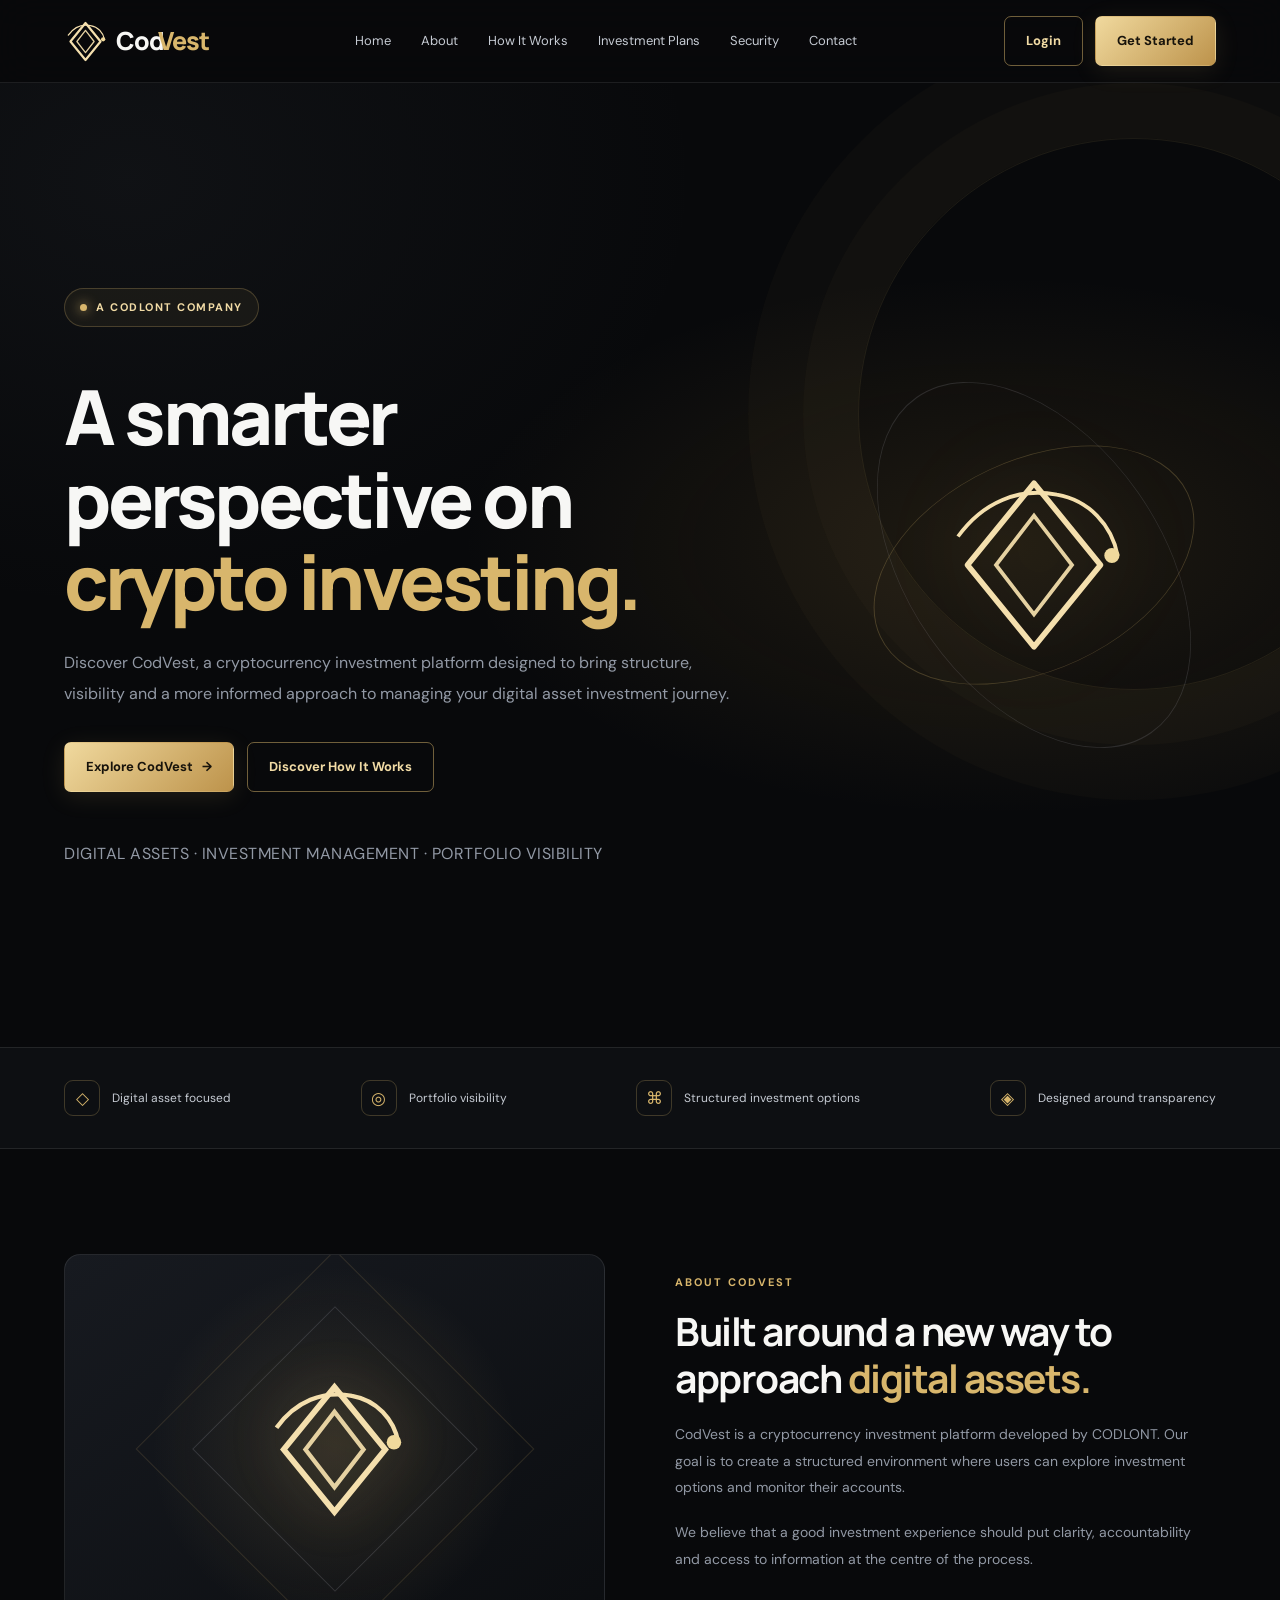
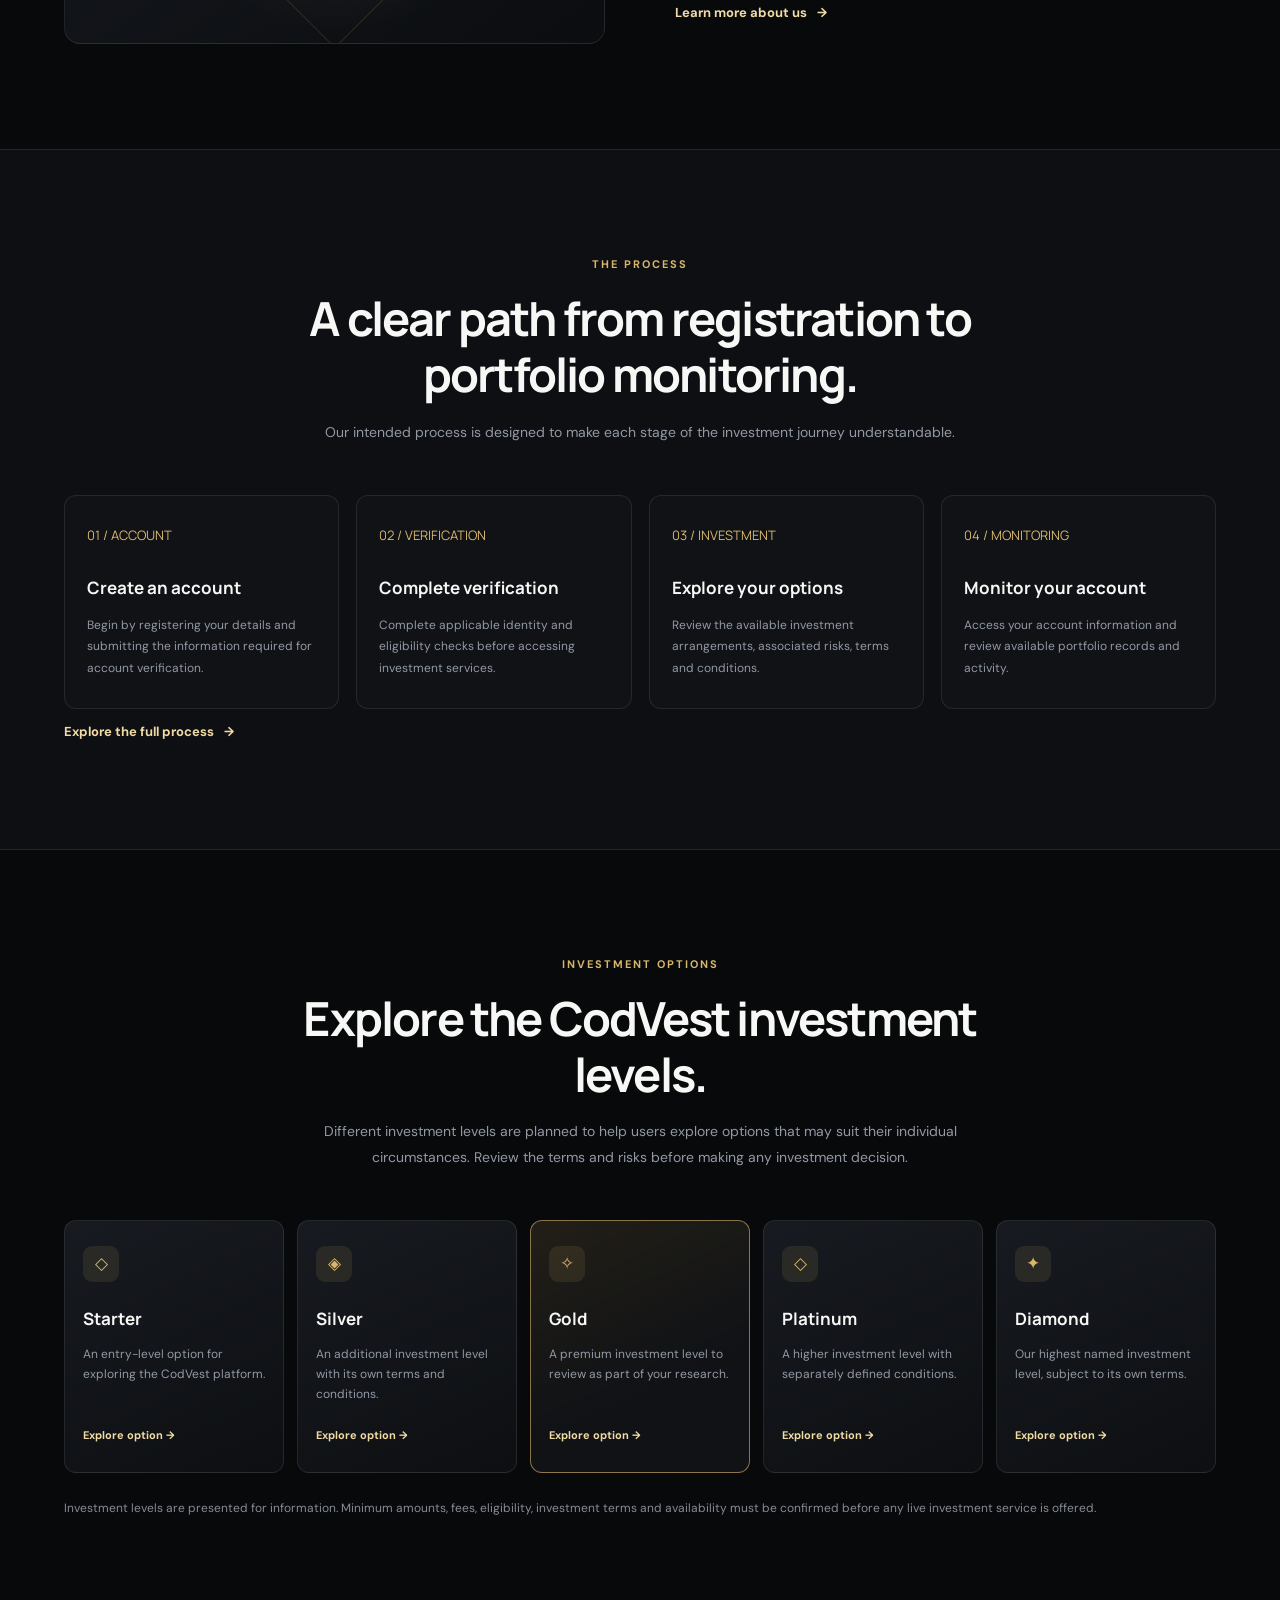
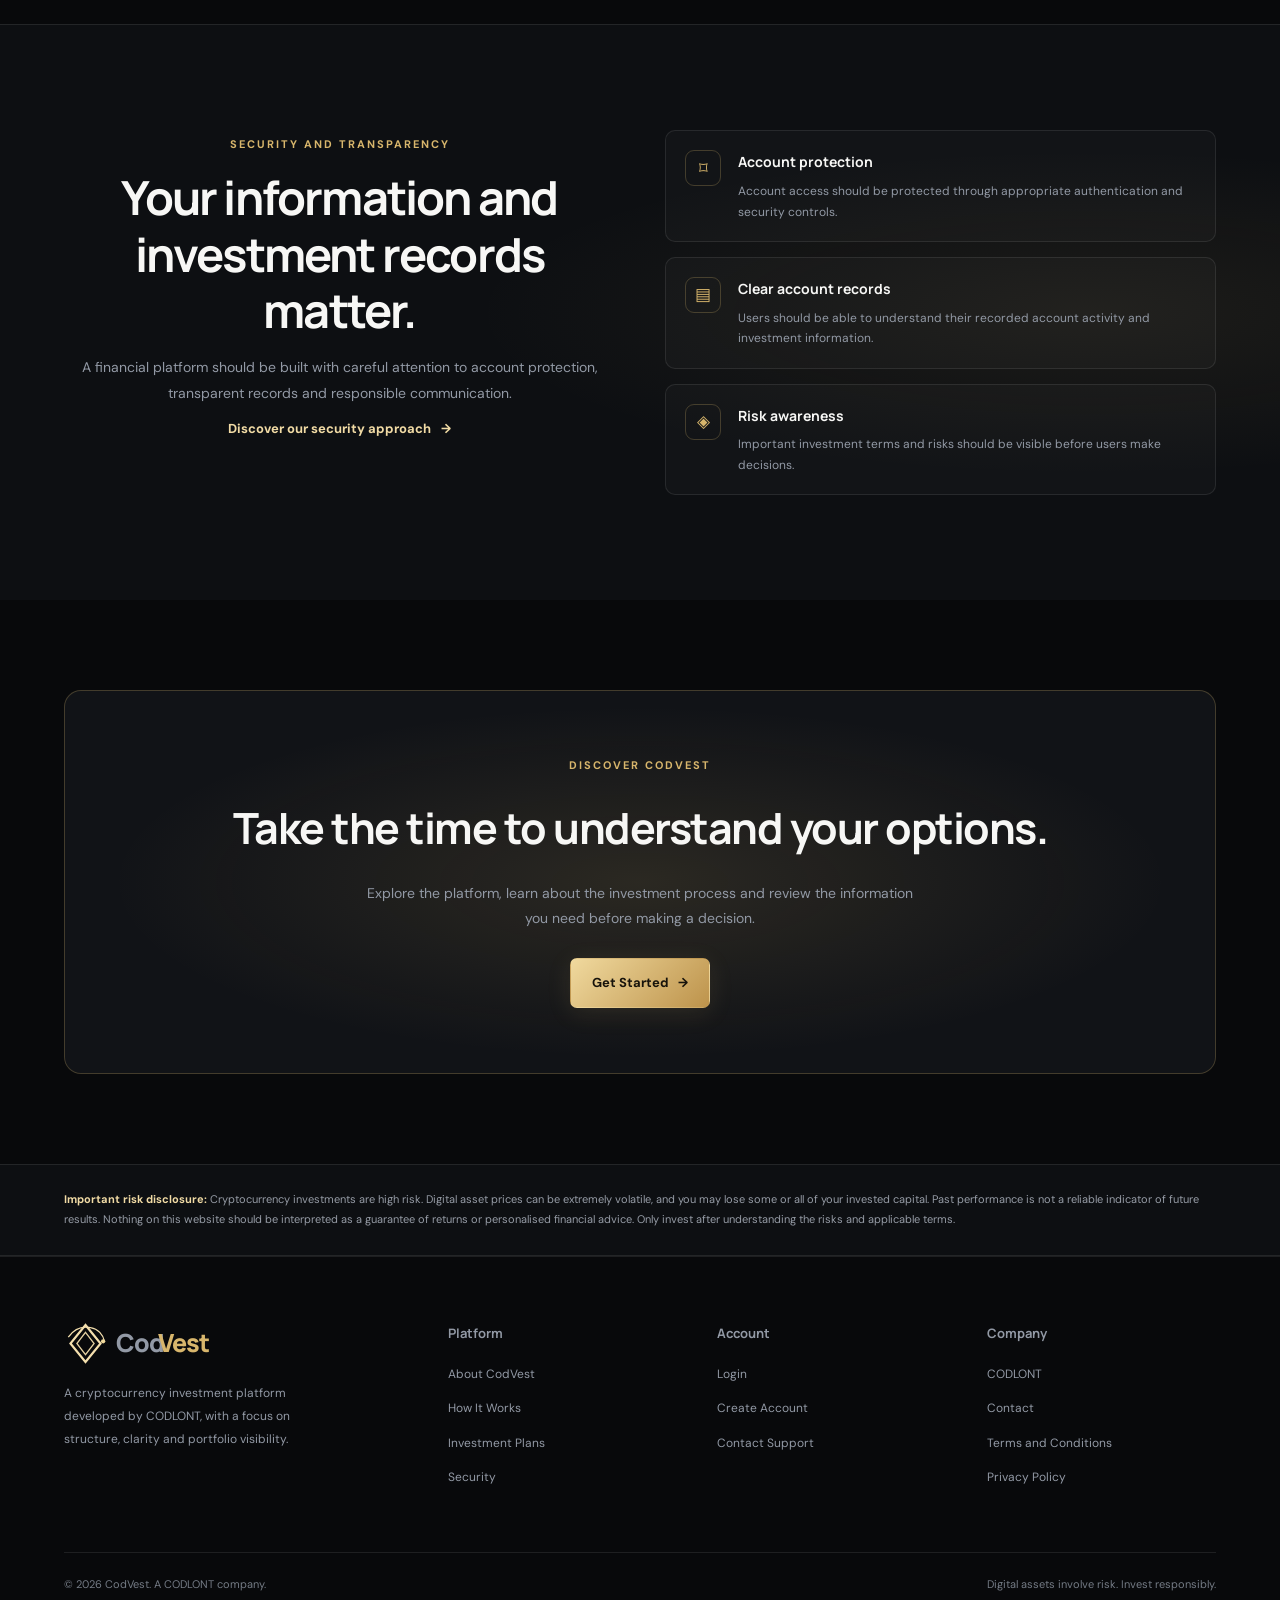
<file: index.html>
<!DOCTYPE html>
<html lang="en">
<head>
  <meta charset="UTF-8">
  <meta name="viewport" content="width=device-width, initial-scale=1.0">
  <meta name="theme-color" content="#08090b">
  <meta name="description" content="CodVest is a cryptocurrency investment platform by CODLONT. Explore our platform, investment plans and account features.">
  <title>CodVest | Invest With Perspective</title>
<link rel="stylesheet" href="style.css">
  <link rel="preconnect" href="https://fonts.googleapis.com">
  <link rel="preconnect" href="https://fonts.gstatic.com" crossorigin>
  <link href="https://fonts.googleapis.com/css2?family=DM+Sans:wght@400;500;600;700&family=Manrope:wght@400;500;600;700;800&display=swap" rel="stylesheet">

  <style>
    :root {
      --background: #08090b;
      --surface: #101216;
      --surface-light: #171a20;
      --gold: #d8b66c;
      --gold-light: #f1dba5;
      --silver: #c6cbd3;
      --muted: #9299a5;
      --white: #f7f7f5;
      --border: rgba(255,255,255,.09);
    }

    * {
      margin: 0;
      padding: 0;
      box-sizing: border-box;
    }

    html {
      scroll-behavior: smooth;
    }

    body {
      background: var(--background);
      color: var(--white);
      font-family: "DM Sans", sans-serif;
      overflow-x: hidden;
    }

    a {
      color: inherit;
      text-decoration: none;
    }

    button {
      font: inherit;
    }

    .container {
      width: min(1180px, 90%);
      margin: auto;
    }

    /* HEADER */

    header {
      position: sticky;
      top: 0;
      z-index: 100;
      background: rgba(8,9,11,.88);
      backdrop-filter: blur(18px);
      border-bottom: 1px solid var(--border);
    }

    .navbar {
      height: 82px;
      display: flex;
      align-items: center;
      justify-content: space-between;
    }

    .brand {
      display: flex;
      align-items: center;
      gap: 11px;
      font-family: "Manrope", sans-serif;
      font-size: 25px;
      font-weight: 800;
      letter-spacing: -1.2px;
    }

    .brand-symbol {
      width: 43px;
      height: 43px;
      flex-shrink: 0;
    }

    .brand span {
      color: var(--gold);
    }

    .nav-links {
      display: flex;
      align-items: center;
      gap: 30px;
      color: var(--silver);
      font-size: 13px;
    }

    .nav-links a:hover {
      color: var(--gold-light);
    }

    .nav-actions {
      display: flex;
      align-items: center;
      gap: 12px;
    }

    .btn {
      display: inline-flex;
      justify-content: center;
      align-items: center;
      gap: 9px;
      padding: 13px 21px;
      border-radius: 7px;
      font-size: 13px;
      font-weight: 700;
      transition: .25s;
      cursor: pointer;
      border: 1px solid transparent;
    }

    .btn-gold {
      background: linear-gradient(135deg, #f0d99e, #bd934b);
      color: #17130b;
      box-shadow: 0 5px 25px rgba(216,182,108,.12);
    }

    .btn-gold:hover {
      transform: translateY(-2px);
      box-shadow: 0 8px 30px rgba(216,182,108,.25);
    }

    .btn-outline {
      border-color: rgba(216,182,108,.5);
      color: var(--gold-light);
      background: transparent;
    }

    .btn-outline:hover {
      background: rgba(216,182,108,.09);
    }

    .menu-button {
      display: none;
      background: none;
      border: 0;
      color: white;
      font-size: 27px;
      cursor: pointer;
    }

    /* HERO */

    .hero {
      min-height: 690px;
      position: relative;
      display: flex;
      align-items: center;
      overflow: hidden;
      background:
        radial-gradient(ellipse at 78% 48%, rgba(170,130,55,.14), transparent 38%),
        radial-gradient(ellipse at 10% 10%, rgba(95,105,120,.09), transparent 35%);
    }

    .hero::before {
      content: "";
      position: absolute;
      width: 550px;
      height: 550px;
      border: 1px solid rgba(216,182,108,.10);
      border-radius: 50%;
      right: -130px;
      top: 55px;
      box-shadow:
        0 0 0 55px rgba(216,182,108,.025),
        0 0 0 110px rgba(216,182,108,.018);
    }

    .hero-content {
      position: relative;
      z-index: 2;
      max-width: 700px;
      padding: 100px 0;
    }

    .eyebrow {
      display: inline-flex;
      align-items: center;
      gap: 9px;
      color: var(--gold-light);
      border: 1px solid rgba(216,182,108,.25);
      background: rgba(216,182,108,.06);
      border-radius: 30px;
      padding: 9px 15px;
      font-size: 11px;
      letter-spacing: 1.5px;
      text-transform: uppercase;
      margin-bottom: 28px;
    }

    .eyebrow i {
      width: 7px;
      height: 7px;
      background: var(--gold);
      border-radius: 50%;
      box-shadow: 0 0 12px var(--gold);
    }

    h1, h2, h3 {
      font-family: "Manrope", sans-serif;
    }

    .hero h1 {
      font-size: clamp(43px, 6.2vw, 76px);
      line-height: 1.09;
      letter-spacing: -3.5px;
      font-weight: 800;
      max-width: 720px;
    }

    .hero h1 span {
      color: var(--gold);
    }

    .hero-description {
      color: var(--muted);
      line-height: 1.9;
      font-size: 15px;
      max-width: 560px;
      margin: 25px 0 33px;
    }

    .hero-buttons {
      display: flex;
      flex-wrap: wrap;
      gap: 13px;
    }

    .hero-note {
      margin-top: 48px;
      color: #777e89;
      font-size: 11px;
      letter-spacing: .5px;
    }

    .hero-visual {
      position: absolute;
      right: 4%;
      top: 50%;
      transform: translateY(-50%);
      width: 390px;
      height: 390px;
      display: grid;
      place-items: center;
      pointer-events: none;
    }

    .orbit {
      position: absolute;
      width: 340px;
      height: 340px;
      border: 1px solid rgba(216,182,108,.25);
      border-radius: 50%;
      transform: rotate(-25deg) scaleY(.62);
    }

    .orbit.two {
      width: 410px;
      height: 410px;
      transform: rotate(55deg) scaleY(.62);
      border-color: rgba(198,203,211,.15);
    }

    .hero-emblem {
      width: 190px;
      height: 190px;
      filter: drop-shadow(0 0 45px rgba(216,182,108,.2));
      animation: float 5s ease-in-out infinite;
    }

    @keyframes float {
      0%, 100% { transform: translateY(0); }
      50% { transform: translateY(-14px); }
    }

    /* TRUST STRIP */

    .trust-strip {
      border-top: 1px solid var(--border);
      border-bottom: 1px solid var(--border);
      background: #0d0f12;
    }

    .trust-content {
      min-height: 100px;
      display: flex;
      align-items: center;
      justify-content: space-between;
      gap: 25px;
      flex-wrap: wrap;
    }

    .trust-item {
      display: flex;
      align-items: center;
      gap: 12px;
      color: var(--silver);
      font-size: 12px;
    }

    .trust-icon {
      width: 36px;
      height: 36px;
      border: 1px solid rgba(216,182,108,.25);
      display: grid;
      place-items: center;
      border-radius: 9px;
      color: var(--gold);
      font-size: 17px;
    }

    /* GENERAL SECTIONS */

    section.content-section {
      padding: 105px 0;
    }

    .section-heading {
      max-width: 680px;
      margin-bottom: 50px;
    }

    .section-label {
      color: var(--gold);
      text-transform: uppercase;
      letter-spacing: 2px;
      font-size: 11px;
      font-weight: 700;
      margin-bottom: 16px;
    }

    .section-heading h2 {
      font-size: clamp(31px, 4vw, 47px);
      letter-spacing: -1.8px;
      line-height: 1.2;
    }

    .section-heading p {
      color: var(--muted);
      line-height: 1.8;
      margin-top: 17px;
      font-size: 14px;
    }

    /* ABOUT */

    .about-grid {
      display: grid;
      grid-template-columns: 1fr 1fr;
      gap: 70px;
      align-items: center;
    }

    .about-art {
      min-height: 390px;
      border: 1px solid var(--border);
      border-radius: 16px;
      background:
        radial-gradient(circle at center, rgba(216,182,108,.14), transparent 55%),
        linear-gradient(145deg, #171a20, #0b0d10);
      display: grid;
      place-items: center;
      position: relative;
      overflow: hidden;
    }

    .about-art::before,
    .about-art::after {
      content: "";
      position: absolute;
      width: 280px;
      height: 280px;
      border: 1px solid rgba(216,182,108,.15);
      transform: rotate(45deg);
    }

    .about-art::after {
      width: 200px;
      height: 200px;
      border-color: rgba(198,203,211,.17);
    }

    .about-art svg {
      width: 145px;
      position: relative;
      z-index: 1;
      filter: drop-shadow(0 0 25px rgba(216,182,108,.25));
    }

    .about-copy h2 {
      font-size: 39px;
      line-height: 1.2;
      letter-spacing: -1.5px;
      margin-bottom: 20px;
    }

    .about-copy h2 span {
      color: var(--gold);
    }

    .about-copy p {
      color: var(--muted);
      font-size: 14px;
      line-height: 1.9;
      margin-bottom: 18px;
    }

    .text-link {
      display: inline-flex;
      align-items: center;
      gap: 10px;
      color: var(--gold-light);
      font-weight: 700;
      font-size: 13px;
      margin-top: 12px;
    }

    /* HOW IT WORKS */

    .steps-section {
      background: #0d0f12;
      border-top: 1px solid var(--border);
      border-bottom: 1px solid var(--border);
    }

    .steps-grid {
      display: grid;
      grid-template-columns: repeat(4, 1fr);
      gap: 17px;
    }

    .step-card {
      background: var(--surface);
      border: 1px solid var(--border);
      padding: 28px 22px;
      border-radius: 12px;
      transition: .25s;
    }

    .step-card:hover {
      transform: translateY(-5px);
      border-color: rgba(216,182,108,.4);
    }

    .step-number {
      color: var(--gold);
      font-family: "Manrope", sans-serif;
      font-size: 13px;
      margin-bottom: 28px;
    }

    .step-card h3 {
      font-size: 17px;
      margin-bottom: 12px;
    }

    .step-card p {
      color: var(--muted);
      font-size: 12px;
      line-height: 1.8;
    }

    /* PLANS */

    .plans-grid {
      display: grid;
      grid-template-columns: repeat(5, 1fr);
      gap: 13px;
    }

    .plan-card {
      background: linear-gradient(155deg, #171a20, #0d0f12);
      border: 1px solid var(--border);
      border-radius: 12px;
      padding: 25px 18px;
      transition: .25s;
    }

    .plan-card:hover {
      border-color: rgba(216,182,108,.55);
      transform: translateY(-5px);
    }

    .plan-card.featured {
      border-color: rgba(216,182,108,.6);
      background: linear-gradient(155deg, rgba(216,182,108,.13), #101216 65%);
    }

    .plan-mark {
      width: 36px;
      height: 36px;
      border-radius: 9px;
      display: grid;
      place-items: center;
      background: rgba(216,182,108,.1);
      color: var(--gold);
      margin-bottom: 23px;
      font-size: 17px;
    }

    .plan-card h3 {
      font-size: 17px;
      margin-bottom: 10px;
    }

    .plan-card p {
      color: var(--muted);
      font-size: 12px;
      line-height: 1.7;
      min-height: 62px;
    }

    .plan-card a {
      display: inline-block;
      margin-top: 20px;
      color: var(--gold-light);
      font-size: 11px;
      font-weight: 700;
    }

    .plans-note {
      color: #858b95;
      font-size: 12px;
      line-height: 1.8;
      margin-top: 25px;
    }

    /* SECURITY */

    .security-section {
      background:
        radial-gradient(ellipse at 85% 50%, rgba(216,182,108,.08), transparent 40%),
        #0d0f12;
      border-top: 1px solid var(--border);
    }

    .security-grid {
      display: grid;
      grid-template-columns: 1fr 1fr;
      gap: 50px;
      align-items: center;
    }

    .security-list {
      display: grid;
      gap: 15px;
    }

    .security-item {
      display: flex;
      gap: 17px;
      padding: 19px;
      background: rgba(255,255,255,.025);
      border: 1px solid var(--border);
      border-radius: 10px;
    }

    .security-item .trust-icon {
      flex-shrink: 0;
    }

    .security-item h3 {
      font-size: 14px;
      margin-bottom: 7px;
    }

    .security-item p {
      font-size: 12px;
      color: var(--muted);
      line-height: 1.7;
    }

    /* CTA */

    .cta-section {
      padding: 90px 0;
    }

    .cta-box {
      padding: 65px 35px;
      text-align: center;
      border: 1px solid rgba(216,182,108,.25);
      border-radius: 17px;
      background:
        radial-gradient(ellipse at center, rgba(216,182,108,.13), transparent 65%),
        #111317;
    }

    .cta-box h2 {
      font-size: clamp(30px, 4vw, 43px);
      letter-spacing: -1.5px;
      margin-bottom: 17px;
    }

    .cta-box p {
      color: var(--muted);
      max-width: 570px;
      margin: 0 auto 27px;
      font-size: 14px;
      line-height: 1.8;
    }

    /* RISK NOTICE */

    .risk-notice {
      border-top: 1px solid var(--border);
      border-bottom: 1px solid var(--border);
      padding: 25px 0;
      background: #0d0f12;
    }

    .risk-notice p {
      color: #969ca6;
      font-size: 11px;
      line-height: 1.8;
    }

    .risk-notice strong {
      color: var(--gold-light);
    }

    /* FOOTER */

    footer {
      padding: 65px 0 25px;
      background: #08090b;
    }

    .footer-grid {
      display: grid;
      grid-template-columns: 1.5fr 1fr 1fr 1fr;
      gap: 40px;
      padding-bottom: 50px;
    }

    .footer-about p {
      color: var(--muted);
      font-size: 12px;
      line-height: 1.9;
      max-width: 280px;
      margin-top: 17px;
    }

    .footer-column h3 {
      font-size: 13px;
      margin-bottom: 20px;
    }

    .footer-column a {
      display: block;
      color: var(--muted);
      font-size: 12px;
      margin-bottom: 14px;
    }

    .footer-column a:hover {
      color: var(--gold);
    }

    .footer-bottom {
      border-top: 1px solid var(--border);
      padding-top: 22px;
      display: flex;
      justify-content: space-between;
      gap: 15px;
      flex-wrap: wrap;
      color: #747b85;
      font-size: 11px;
    }

    /* MOBILE */

    @media (max-width: 1000px) {
      .hero-visual {
        right: -100px;
        opacity: .45;
      }

      .steps-grid {
        grid-template-columns: repeat(2, 1fr);
      }

      .plans-grid {
        grid-template-columns: repeat(3, 1fr);
      }

      .nav-links {
        gap: 17px;
      }
    }

    @media (max-width: 760px) {
      .navbar {
        height: 72px;
      }

      .menu-button {
        display: block;
      }

      .nav-links {
        display: none;
        position: absolute;
        top: 72px;
        left: 0;
        width: 100%;
        padding: 23px 5%;
        background: #101216;
        border-bottom: 1px solid var(--border);
        flex-direction: column;
        align-items: flex-start;
        gap: 22px;
      }

      .nav-links.active {
        display: flex;
      }

      .nav-actions .btn-outline {
        display: none;
      }

      .nav-actions .btn {
        padding: 10px 13px;
        font-size: 11px;
      }

      .brand {
        font-size: 22px;
      }

      .brand-symbol {
        width: 37px;
        height: 37px;
      }

      .hero {
        min-height: 630px;
      }

      .hero-content {
        padding: 85px 0;
      }

      .hero-visual {
        right: -155px;
        opacity: .22;
      }

      .hero h1 {
        letter-spacing: -2px;
      }

      .trust-content {
        padding: 23px 0;
        justify-content: flex-start;
        display: grid;
        grid-template-columns: 1fr 1fr;
      }

      section.content-section {
        padding: 75px 0;
      }

      .about-grid,
      .security-grid {
        grid-template-columns: 1fr;
        gap: 35px;
      }

      .about-art {
        min-height: 280px;
      }

      .about-copy h2 {
        font-size: 32px;
      }

      .plans-grid {
        grid-template-columns: repeat(2, 1fr);
      }

      .footer-grid {
        grid-template-columns: 1fr 1fr;
        gap: 35px 20px;
      }
    }

    @media (max-width: 430px) {
      .hero-buttons .btn {
        width: 100%;
      }

      .steps-grid {
        grid-template-columns: 1fr;
      }

      .plans-grid {
        grid-template-columns: 1fr;
      }

      .plan-card p {
        min-height: auto;
      }

      .trust-content {
        grid-template-columns: 1fr;
      }

      .footer-grid {
        grid-template-columns: 1fr 1fr;
      }

      .footer-about {
        grid-column: 1 / -1;
      }

      .cta-box {
        padding: 48px 20px;
      }
    }
  </style>
</head>

<body>

  <!-- HEADER -->
  <header>
    <div class="container navbar">

      <a href="index.html" class="brand">
        <svg class="brand-symbol" viewBox="0 0 100 100" fill="none" xmlns="http://www.w3.org/2000/svg" aria-label="CodVest logo">
          <defs>
            <linearGradient id="goldGradient" x1="10" y1="10" x2="90" y2="90">
              <stop stop-color="#F4DFAD"/>
              <stop offset="1" stop-color="#A47B35"/>
            </linearGradient>
          </defs>
          <path d="M50 7L85 50L50 93L15 50L50 7Z" stroke="url(#goldGradient)" stroke-width="5" stroke-linejoin="round"/>
          <path d="M50 24L70 50L50 76L30 50L50 24Z" stroke="#E5D1A1" stroke-width="3" stroke-linejoin="round"/>
          <path d="M10 35C23 17 42 9 62 13C79 16 91 29 94 45" stroke="url(#goldGradient)" stroke-width="3" stroke-linecap="round"/>
          <circle cx="91" cy="45" r="5" fill="#F0D99C"/>
        </svg>
        Cod<span>Vest</span>
      </a>

      <nav class="nav-links" id="navLinks">
        <a href="index.html">Home</a>
        <a href="about.html">About</a>
        <a href="how-it-works.html">How It Works</a>
        <a href="investment-plans.html">Investment Plans</a>
        <a href="security.html">Security</a>
        <a href="contact.html">Contact</a>
      </nav>

      <div class="nav-actions">
        <a href="login.html" class="btn btn-outline">Login</a>
        <a href="register.html" class="btn btn-gold">Get Started</a>
      </div>

      <button class="menu-button" id="menuButton" aria-label="Open navigation menu" aria-expanded="false">☰</button>
    </div>
  </header>

  <main>

    <!-- HERO -->
    <section class="hero">
      <div class="container">
        <div class="hero-content">

          <div class="eyebrow">
            <i></i>
            A CODLONT company
          </div>

          <h1>
            A smarter perspective on
            <span>crypto investing.</span>
          </h1>

          <p class="hero-description">
            Discover CodVest, a cryptocurrency investment platform designed
            to bring structure, visibility and a more informed approach to
            managing your digital asset investment journey.
          </p>

          <div class="hero-buttons">
            <a href="register.html" class="btn btn-gold">
              Explore CodVest <span>→</span>
            </a>

            <a href="how-it-works.html" class="btn btn-outline">
              Discover How It Works
            </a>
          </div>

          <p class="hero-note">
            DIGITAL ASSETS · INVESTMENT MANAGEMENT · PORTFOLIO VISIBILITY
          </p>

        </div>
      </div>

      <div class="hero-visual">
        <div class="orbit"></div>
        <div class="orbit two"></div>

        <svg class="hero-emblem" viewBox="0 0 100 100" fill="none" xmlns="http://www.w3.org/2000/svg">
          <defs>
            <linearGradient id="heroGold" x1="10" y1="10" x2="90" y2="90">
              <stop stop-color="#F4DFAD"/>
              <stop offset="1" stop-color="#A47B35"/>
            </linearGradient>
          </defs>
          <path d="M50 7L85 50L50 93L15 50L50 7Z" stroke="url(#heroGold)" stroke-width="3" stroke-linejoin="round"/>
          <path d="M50 24L70 50L50 76L30 50L50 24Z" stroke="#E5D1A1" stroke-width="2"/>
          <path d="M10 35C23 17 42 9 62 13C79 16 91 29 94 45" stroke="url(#heroGold)" stroke-width="2"/>
          <circle cx="91" cy="45" r="4" fill="#F0D99C"/>
        </svg>
      </div>
    </section>

    <!-- TRUST STRIP -->
    <div class="trust-strip">
      <div class="container trust-content">

        <div class="trust-item">
          <div class="trust-icon">◇</div>
          <span>Digital asset focused</span>
        </div>

        <div class="trust-item">
          <div class="trust-icon">◎</div>
          <span>Portfolio visibility</span>
        </div>

        <div class="trust-item">
          <div class="trust-icon">⌘</div>
          <span>Structured investment options</span>
        </div>

        <div class="trust-item">
          <div class="trust-icon">◈</div>
          <span>Designed around transparency</span>
        </div>

      </div>
    </div>

    <!-- ABOUT -->
    <section class="content-section">
      <div class="container about-grid">

        <div class="about-art">
          <svg viewBox="0 0 100 100" fill="none" xmlns="http://www.w3.org/2000/svg">
            <defs>
              <linearGradient id="aboutGold" x1="10" y1="10" x2="90" y2="90">
                <stop stop-color="#F4DFAD"/>
                <stop offset="1" stop-color="#A47B35"/>
              </linearGradient>
            </defs>
            <path d="M50 7L85 50L50 93L15 50L50 7Z" stroke="url(#aboutGold)" stroke-width="4"/>
            <path d="M50 24L70 50L50 76L30 50L50 24Z" stroke="#E5D1A1" stroke-width="3"/>
            <path d="M10 35C23 17 42 9 62 13C79 16 91 29 94 45" stroke="url(#aboutGold)" stroke-width="3"/>
            <circle cx="91" cy="45" r="5" fill="#F0D99C"/>
          </svg>
        </div>

        <div class="about-copy">
          <div class="section-label">About CodVest</div>

          <h2>
            Built around a new way to approach
            <span>digital assets.</span>
          </h2>

          <p>
            CodVest is a cryptocurrency investment platform developed by
            CODLONT. Our goal is to create a structured environment where
            users can explore investment options and monitor their accounts.
          </p>

          <p>
            We believe that a good investment experience should put clarity,
            accountability and access to information at the centre of the
            process.
          </p>

          <a href="about.html" class="text-link">
            Learn more about us <span>→</span>
          </a>
        </div>

      </div>
    </section>

    <!-- HOW IT WORKS -->
    <section class="content-section steps-section">
      <div class="container">

        <div class="section-heading">
          <div class="section-label">The process</div>
          <h2>A clear path from registration to portfolio monitoring.</h2>
          <p>
            Our intended process is designed to make each stage of the
            investment journey understandable.
          </p>
        </div>

        <div class="steps-grid">

          <div class="step-card">
            <div class="step-number">01 / ACCOUNT</div>
            <h3>Create an account</h3>
            <p>
              Begin by registering your details and submitting the
              information required for account verification.
            </p>
          </div>

          <div class="step-card">
            <div class="step-number">02 / VERIFICATION</div>
            <h3>Complete verification</h3>
            <p>
              Complete applicable identity and eligibility checks before
              accessing investment services.
            </p>
          </div>

          <div class="step-card">
            <div class="step-number">03 / INVESTMENT</div>
            <h3>Explore your options</h3>
            <p>
              Review the available investment arrangements, associated
              risks, terms and conditions.
            </p>
          </div>

          <div class="step-card">
            <div class="step-number">04 / MONITORING</div>
            <h3>Monitor your account</h3>
            <p>
              Access your account information and review available
              portfolio records and activity.
            </p>
          </div>

        </div>

        <a href="how-it-works.html" class="text-link">
          Explore the full process <span>→</span>
        </a>

      </div>
    </section>

    <!-- INVESTMENT PLANS -->
    <section class="content-section">
      <div class="container">

        <div class="section-heading">
          <div class="section-label">Investment options</div>
          <h2>Explore the CodVest investment levels.</h2>
          <p>
            Different investment levels are planned to help users explore
            options that may suit their individual circumstances. Review
            the terms and risks before making any investment decision.
          </p>
        </div>

        <div class="plans-grid">

          <div class="plan-card">
            <div class="plan-mark">◇</div>
            <h3>Starter</h3>
            <p>
              An entry-level option for exploring the CodVest platform.
            </p>
            <a href="investment-plans.html">Explore option →</a>
          </div>

          <div class="plan-card">
            <div class="plan-mark">◈</div>
            <h3>Silver</h3>
            <p>
              An additional investment level with its own terms and conditions.
            </p>
            <a href="investment-plans.html">Explore option →</a>
          </div>

          <div class="plan-card featured">
            <div class="plan-mark">✧</div>
            <h3>Gold</h3>
            <p>
              A premium investment level to review as part of your research.
            </p>
            <a href="investment-plans.html">Explore option →</a>
          </div>

          <div class="plan-card">
            <div class="plan-mark">◇</div>
            <h3>Platinum</h3>
            <p>
              A higher investment level with separately defined conditions.
            </p>
            <a href="investment-plans.html">Explore option →</a>
          </div>

          <div class="plan-card">
            <div class="plan-mark">✦</div>
            <h3>Diamond</h3>
            <p>
              Our highest named investment level, subject to its own terms.
            </p>
            <a href="investment-plans.html">Explore option →</a>
          </div>

        </div>

        <p class="plans-note">
          Investment levels are presented for information. Minimum amounts,
          fees, eligibility, investment terms and availability must be
          confirmed before any live investment service is offered.
        </p>

      </div>
    </section>

    <!-- SECURITY -->
    <section class="content-section security-section">
      <div class="container security-grid">

        <div class="section-heading">
          <div class="section-label">Security and transparency</div>
          <h2>Your information and investment records matter.</h2>
          <p>
            A financial platform should be built with careful attention to
            account protection, transparent records and responsible
            communication.
          </p>

          <a href="security.html" class="text-link">
            Discover our security approach <span>→</span>
          </a>
        </div>

        <div class="security-list">

          <div class="security-item">
            <div class="trust-icon">⌑</div>
            <div>
              <h3>Account protection</h3>
              <p>
                Account access should be protected through appropriate
                authentication and security controls.
              </p>
            </div>
          </div>

          <div class="security-item">
            <div class="trust-icon">▤</div>
            <div>
              <h3>Clear account records</h3>
              <p>
                Users should be able to understand their recorded account
                activity and investment information.
              </p>
            </div>
          </div>

          <div class="security-item">
            <div class="trust-icon">◈</div>
            <div>
              <h3>Risk awareness</h3>
              <p>
                Important investment terms and risks should be visible
                before users make decisions.
              </p>
            </div>
          </div>

        </div>

      </div>
    </section>

    <!-- CALL TO ACTION -->
    <section class="cta-section">
      <div class="container">
        <div class="cta-box">
          <div class="section-label">Discover CodVest</div>
          <h2>Take the time to understand your options.</h2>
          <p>
            Explore the platform, learn about the investment process and
            review the information you need before making a decision.
          </p>

          <a href="register.html" class="btn btn-gold">
            Get Started <span>→</span>
          </a>
        </div>
      </div>
    </section>

    <!-- RISK DISCLOSURE -->
    <div class="risk-notice">
      <div class="container">
        <p>
          <strong>Important risk disclosure:</strong>
          Cryptocurrency investments are high risk. Digital asset prices
          can be extremely volatile, and you may lose some or all of your
          invested capital. Past performance is not a reliable indicator
          of future results. Nothing on this website should be interpreted
          as a guarantee of returns or personalised financial advice.
          Only invest after understanding the risks and applicable terms.
        </p>
      </div>
    </div>

  </main>

  <!-- FOOTER -->
  <footer>
    <div class="container">

      <div class="footer-grid">

        <div class="footer-about">
          <a href="index.html" class="brand">
            <svg class="brand-symbol" viewBox="0 0 100 100" fill="none" xmlns="http://www.w3.org/2000/svg">
              <defs>
                <linearGradient id="footerGold" x1="10" y1="10" x2="90" y2="90">
                  <stop stop-color="#F4DFAD"/>
                  <stop offset="1" stop-color="#A47B35"/>
                </linearGradient>
              </defs>
              <path d="M50 7L85 50L50 93L15 50L50 7Z" stroke="url(#footerGold)" stroke-width="5"/>
              <path d="M50 24L70 50L50 76L30 50L50 24Z" stroke="#E5D1A1" stroke-width="3"/>
              <path d="M10 35C23 17 42 9 62 13C79 16 91 29 94 45" stroke="url(#footerGold)" stroke-width="3"/>
              <circle cx="91" cy="45" r="5" fill="#F0D99C"/>
            </svg>
            Cod<span>Vest</span>
          </a>

          <p>
            A cryptocurrency investment platform developed by CODLONT,
            with a focus on structure, clarity and portfolio visibility.
          </p>
        </div>

        <div class="footer-column">
          <h3>Platform</h3>
          <a href="about.html">About CodVest</a>
          <a href="how-it-works.html">How It Works</a>
          <a href="investment-plans.html">Investment Plans</a>
          <a href="security.html">Security</a>
        </div>

        <div class="footer-column">
          <h3>Account</h3>
          <a href="login.html">Login</a>
          <a href="register.html">Create Account</a>
          <a href="contact.html">Contact Support</a>
        </div>

        <div class="footer-column">
          <h3>Company</h3>
          <a href="https://codlont.github.io/Codlontcompany/" target="_blank" rel="noopener noreferrer">CODLONT</a>
          <a href="contact.html">Contact</a>
          <a href="terms.html">Terms and Conditions</a>
          <a href="privacy.html">Privacy Policy</a>
        </div>

      </div>

      <div class="footer-bottom">
        <span>© <span id="year"></span> CodVest. A CODLONT company.</span>
        <span>Digital assets involve risk. Invest responsibly.</span>
      </div>

    </div>
  </footer>

  <script>
    const menuButton = document.getElementById("menuButton");
    const navLinks = document.getElementById("navLinks");

    menuButton.addEventListener("click", () => {
      const isOpen = navLinks.classList.toggle("active");
      menuButton.setAttribute("aria-expanded", String(isOpen));
      menuButton.textContent = isOpen ? "✕" : "☰";
    });

    navLinks.querySelectorAll("a").forEach(link => {
      link.addEventListener("click", () => {
        navLinks.classList.remove("active");
        menuButton.setAttribute("aria-expanded", "false");
        menuButton.textContent = "☰";
      });
    });

    document.getElementById("year").textContent = new Date().getFullYear();
  </script>

</body>
</html>
</file>
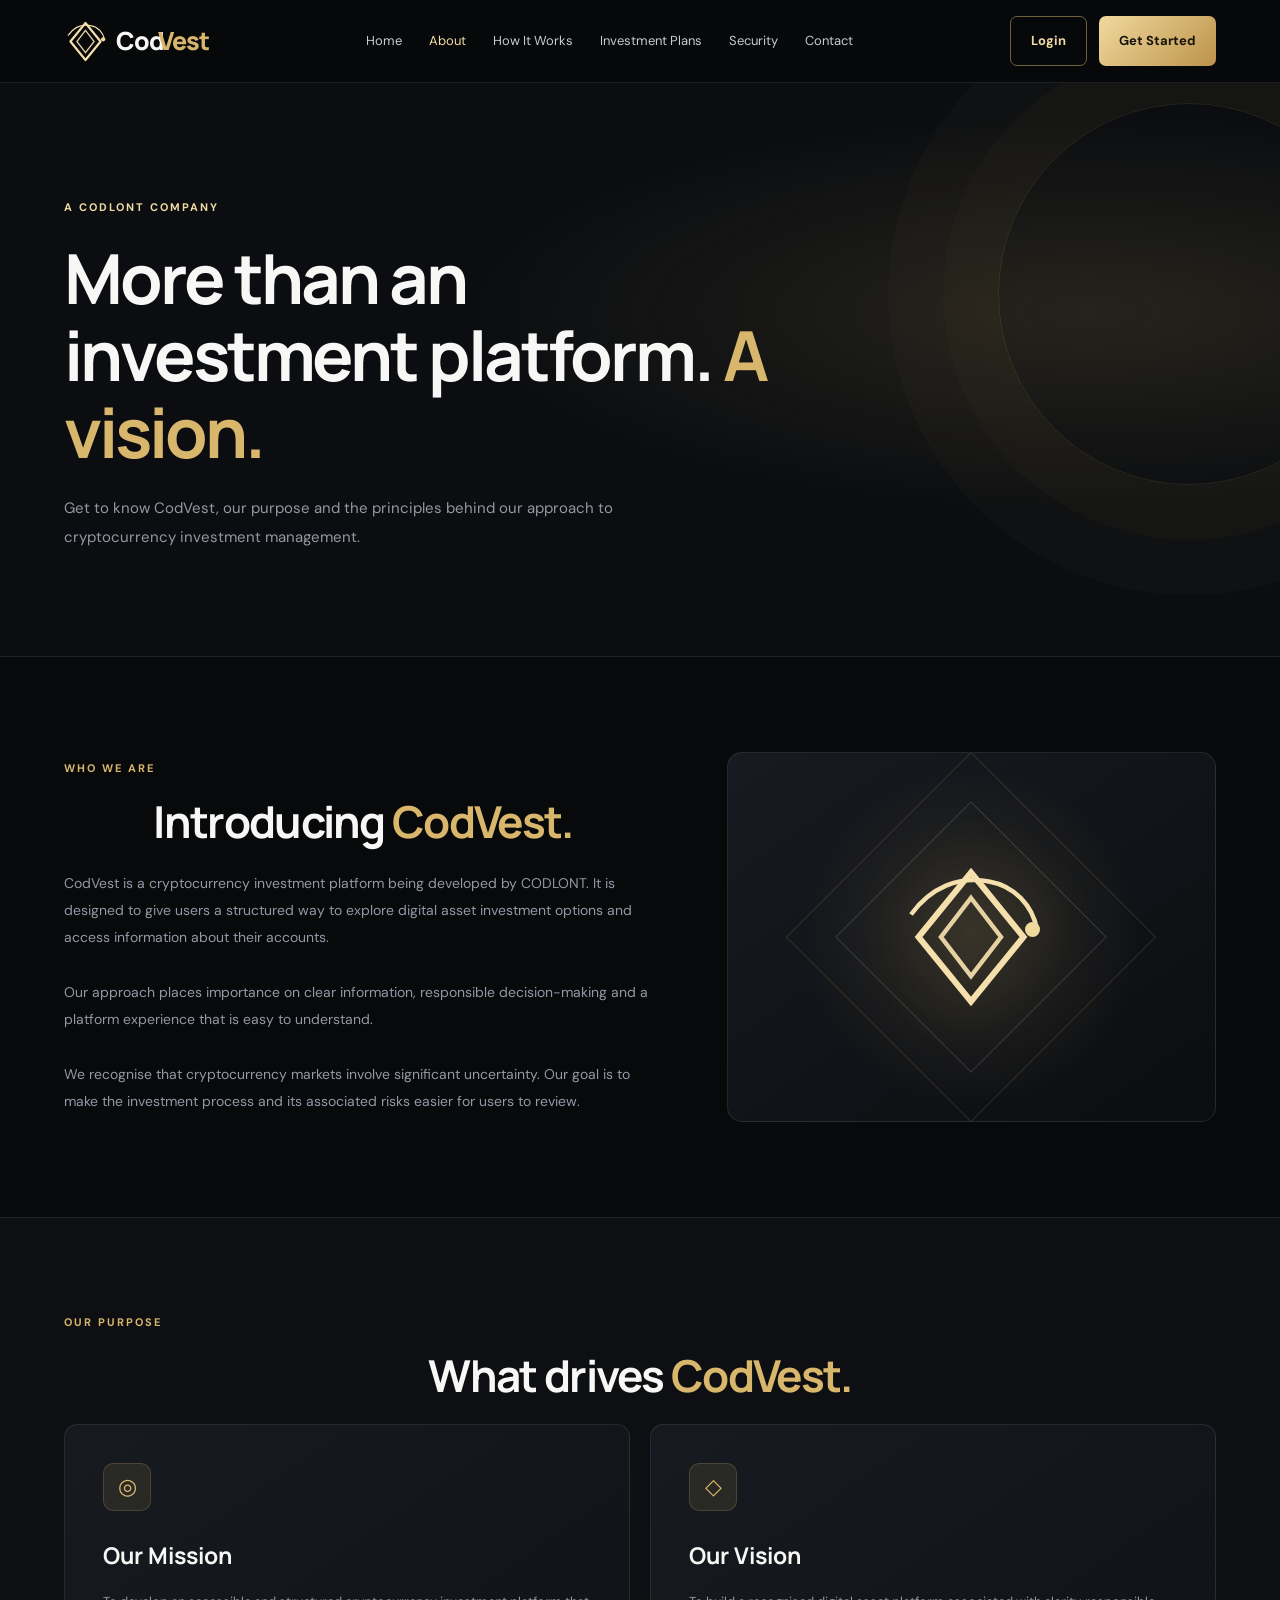
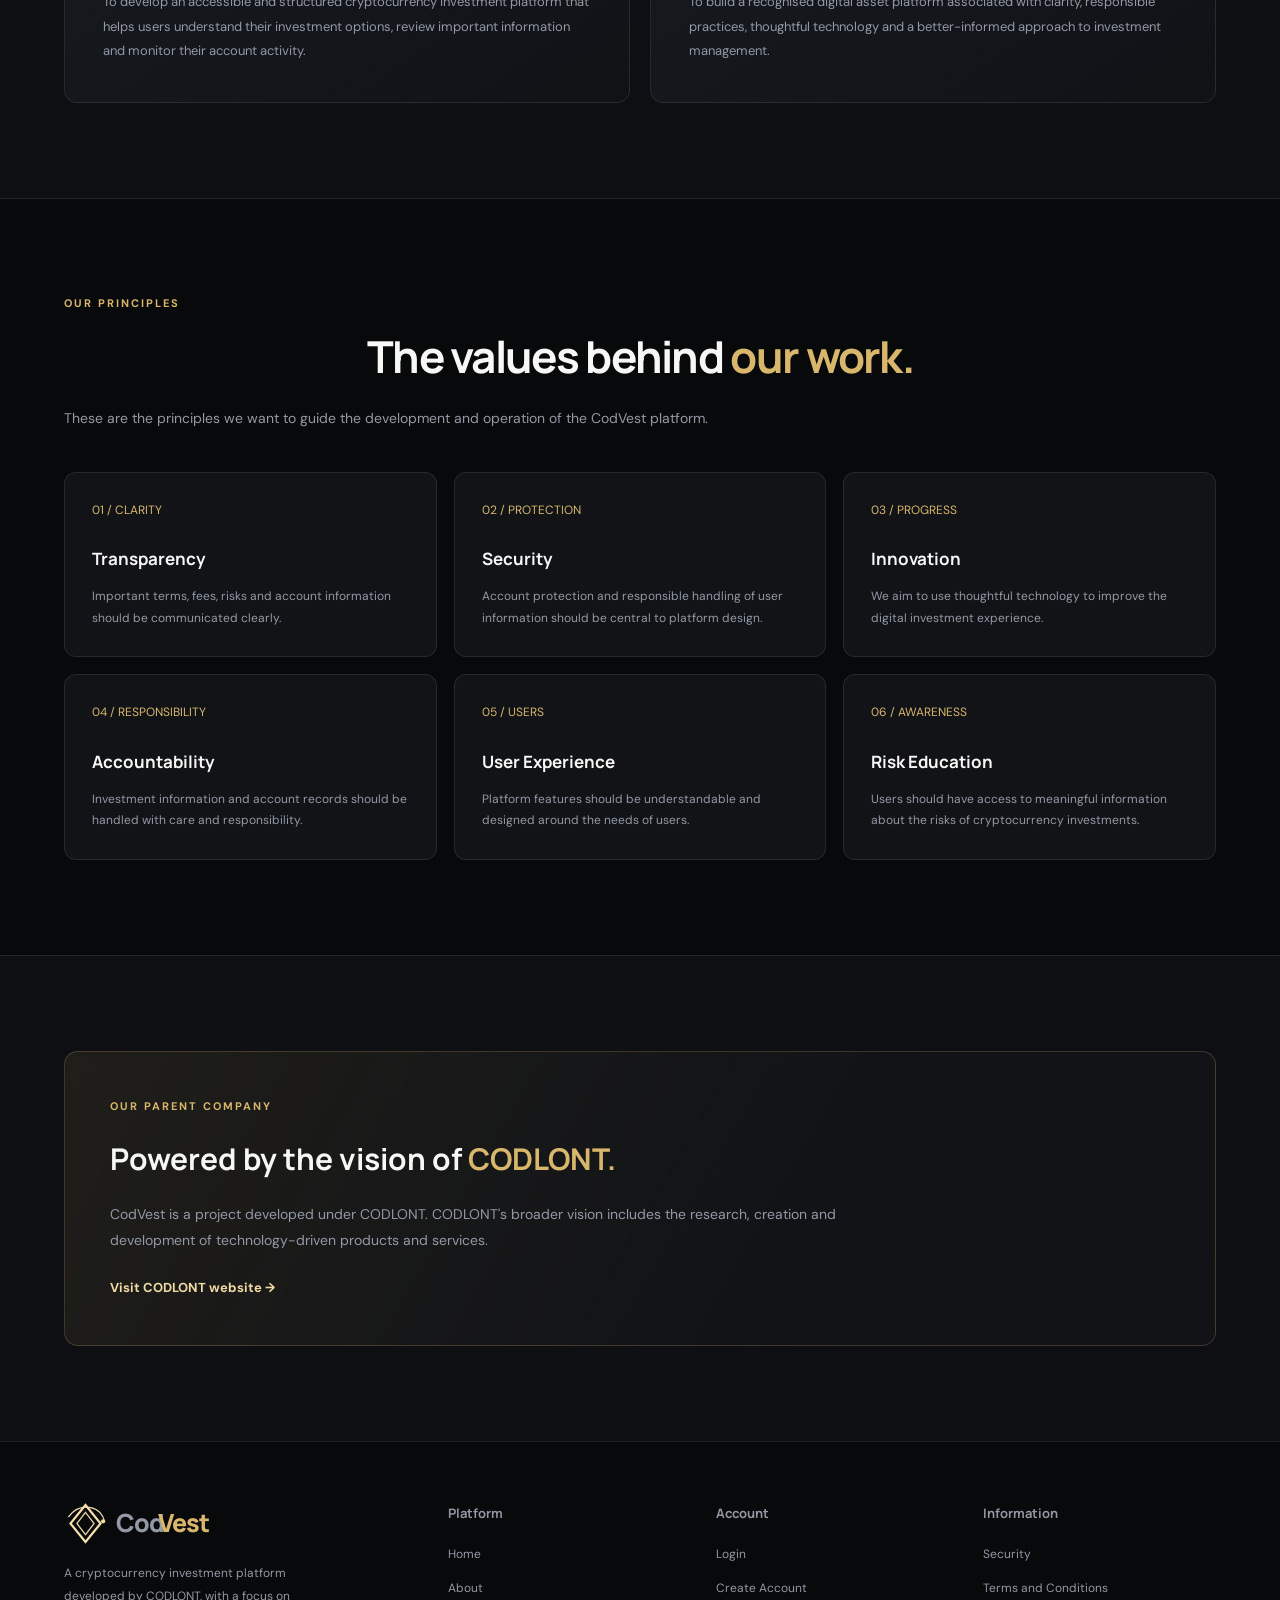
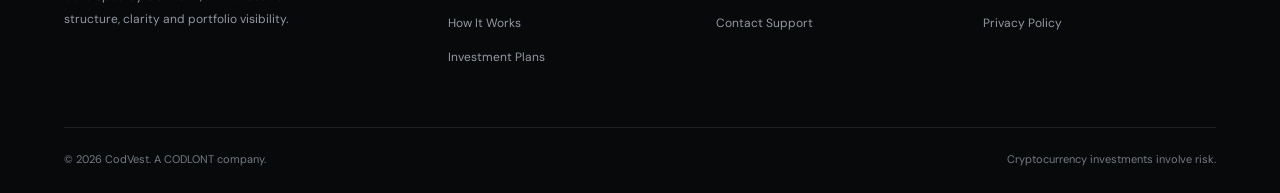
<file: about.html>
<!DOCTYPE html>
<html lang="en">
<head>
  <meta charset="UTF-8">
  <meta name="viewport" content="width=device-width, initial-scale=1.0">
  <meta name="theme-color" content="#08090b">
  <title>About CodVest | A CODLONT Company</title>
<link rel="stylesheet" href="style.css">
  <link rel="preconnect" href="https://fonts.googleapis.com">
  <link rel="preconnect" href="https://fonts.gstatic.com" crossorigin>
  <link href="https://fonts.googleapis.com/css2?family=DM+Sans:wght@400;500;600;700&family=Manrope:wght@400;500;600;700;800&display=swap" rel="stylesheet">

  <style>
    :root {
      --bg: #08090b;
      --surface: #111317;
      --surface2: #171a20;
      --gold: #d8b66c;
      --gold-light: #f1dba5;
      --silver: #c6cbd3;
      --muted: #9299a5;
      --white: #f7f7f5;
      --border: rgba(255,255,255,.09);
    }

    * {
      margin: 0;
      padding: 0;
      box-sizing: border-box;
    }

    html { scroll-behavior: smooth; }

    body {
      background: var(--bg);
      color: var(--white);
      font-family: "DM Sans", sans-serif;
      overflow-x: hidden;
    }

    a {
      text-decoration: none;
      color: inherit;
    }

    .container {
      width: min(1160px, 90%);
      margin: auto;
    }

    header {
      position: sticky;
      top: 0;
      z-index: 100;
      background: rgba(8,9,11,.9);
      backdrop-filter: blur(18px);
      border-bottom: 1px solid var(--border);
    }

    .navbar {
      height: 82px;
      display: flex;
      align-items: center;
      justify-content: space-between;
    }

    .brand {
      display: flex;
      align-items: center;
      gap: 11px;
      font-family: "Manrope", sans-serif;
      font-size: 25px;
      font-weight: 800;
      letter-spacing: -1.2px;
    }

    .brand-symbol {
      width: 43px;
      height: 43px;
    }

    .brand span { color: var(--gold); }

    .nav-links {
      display: flex;
      align-items: center;
      gap: 27px;
      color: var(--silver);
      font-size: 13px;
    }

    .nav-links a:hover,
    .nav-links a.current {
      color: var(--gold-light);
    }

    .nav-actions {
      display: flex;
      gap: 12px;
    }

    .btn {
      display: inline-flex;
      justify-content: center;
      align-items: center;
      padding: 13px 20px;
      border-radius: 7px;
      font-size: 13px;
      font-weight: 700;
      transition: .25s;
    }

    .btn-gold {
      background: linear-gradient(135deg, #f0d99e, #bd934b);
      color: #17130b;
    }

    .btn-gold:hover {
      transform: translateY(-2px);
      box-shadow: 0 8px 25px rgba(216,182,108,.2);
    }

    .btn-outline {
      border: 1px solid rgba(216,182,108,.5);
      color: var(--gold-light);
    }

    .menu-button {
      display: none;
      background: none;
      border: 0;
      color: white;
      font-size: 27px;
      cursor: pointer;
    }

    /* PAGE HERO */

    .page-hero {
      padding: 115px 0 105px;
      position: relative;
      overflow: hidden;
      background:
        radial-gradient(ellipse at 85% 40%, rgba(216,182,108,.13), transparent 40%),
        #0b0d10;
      border-bottom: 1px solid var(--border);
    }

    .page-hero::after {
      content: "";
      position: absolute;
      width: 380px;
      height: 380px;
      border: 1px solid rgba(216,182,108,.13);
      border-radius: 50%;
      right: -100px;
      top: 20px;
      box-shadow: 0 0 0 55px rgba(216,182,108,.025),
                  0 0 0 110px rgba(216,182,108,.018);
    }

    .hero-content {
      position: relative;
      z-index: 2;
      max-width: 720px;
    }

    .eyebrow {
      color: var(--gold-light);
      font-size: 11px;
      text-transform: uppercase;
      letter-spacing: 2px;
      margin-bottom: 22px;
    }

    h1, h2, h3 {
      font-family: "Manrope", sans-serif;
    }

    .page-hero h1 {
      font-size: clamp(43px, 6vw, 69px);
      letter-spacing: -3px;
      line-height: 1.12;
    }

    .page-hero h1 span { color: var(--gold); }

    .page-hero p {
      color: var(--muted);
      max-width: 600px;
      font-size: 15px;
      line-height: 1.9;
      margin-top: 24px;
    }

    /* SECTIONS */

    section {
      padding: 95px 0;
    }

    .section-label {
      color: var(--gold);
      font-size: 11px;
      letter-spacing: 2px;
      text-transform: uppercase;
      font-weight: 700;
      margin-bottom: 17px;
    }

    .section-heading {
      font-size: clamp(30px, 4vw, 44px);
      line-height: 1.2;
      letter-spacing: -1.7px;
      margin-bottom: 22px;
    }

    .section-heading span { color: var(--gold); }

    .section-text {
      color: var(--muted);
      font-size: 14px;
      line-height: 1.95;
    }

    .intro-grid {
      display: grid;
      grid-template-columns: 1.1fr .9fr;
      gap: 65px;
      align-items: center;
    }

    .intro-art {
      min-height: 370px;
      border: 1px solid var(--border);
      border-radius: 15px;
      background:
        radial-gradient(circle at center, rgba(216,182,108,.15), transparent 55%),
        linear-gradient(145deg, #171a20, #0b0d10);
      display: grid;
      place-items: center;
      position: relative;
      overflow: hidden;
    }

    .intro-art::before,
    .intro-art::after {
      content: "";
      position: absolute;
      width: 260px;
      height: 260px;
      border: 1px solid rgba(216,182,108,.16);
      transform: rotate(45deg);
    }

    .intro-art::after {
      width: 190px;
      height: 190px;
      border-color: rgba(198,203,211,.18);
    }

    .intro-art svg {
      width: 150px;
      position: relative;
      z-index: 2;
      filter: drop-shadow(0 0 30px rgba(216,182,108,.25));
    }

    /* MISSION AND VISION */

    .purpose-section {
      background: #0d0f12;
      border-top: 1px solid var(--border);
      border-bottom: 1px solid var(--border);
    }

    .purpose-grid {
      display: grid;
      grid-template-columns: 1fr 1fr;
      gap: 20px;
    }

    .purpose-card {
      padding: 38px;
      border: 1px solid var(--border);
      border-radius: 13px;
      background: linear-gradient(145deg, #171a20, #101216);
    }

    .purpose-icon {
      width: 48px;
      height: 48px;
      display: grid;
      place-items: center;
      color: var(--gold);
      background: rgba(216,182,108,.1);
      border: 1px solid rgba(216,182,108,.2);
      border-radius: 10px;
      font-size: 22px;
      margin-bottom: 25px;
    }

    .purpose-card h3 {
      font-size: 23px;
      margin-bottom: 15px;
    }

    .purpose-card p {
      color: var(--muted);
      font-size: 13px;
      line-height: 1.9;
    }

    /* VALUES */

    .values-grid {
      display: grid;
      grid-template-columns: repeat(3, 1fr);
      gap: 17px;
      margin-top: 40px;
    }

    .value-card {
      padding: 27px;
      background: var(--surface);
      border: 1px solid var(--border);
      border-radius: 12px;
      transition: .25s;
    }

    .value-card:hover {
      border-color: rgba(216,182,108,.4);
      transform: translateY(-4px);
    }

    .value-card .number {
      color: var(--gold);
      font-size: 12px;
      margin-bottom: 25px;
    }

    .value-card h3 {
      font-size: 17px;
      margin-bottom: 12px;
    }

    .value-card p {
      color: var(--muted);
      font-size: 12px;
      line-height: 1.8;
    }

    /* COMPANY */

    .company-section {
      background: #0d0f12;
      border-top: 1px solid var(--border);
    }

    .company-box {
      padding: 45px;
      border: 1px solid rgba(216,182,108,.22);
      border-radius: 14px;
      background: linear-gradient(120deg, rgba(216,182,108,.09), #111317 65%);
    }

    .company-box h2 {
      font-size: 30px;
      margin-bottom: 17px;
    }

    .company-box h2 span { color: var(--gold); }

    .company-box p {
      color: var(--muted);
      line-height: 1.9;
      font-size: 14px;
      max-width: 800px;
    }

    .company-box a {
      display: inline-block;
      margin-top: 23px;
      color: var(--gold-light);
      font-size: 13px;
      font-weight: 700;
    }

    /* FOOTER */

    footer {
      padding: 60px 0 25px;
    }

    .footer-grid {
      display: grid;
      grid-template-columns: 1.5fr 1fr 1fr 1fr;
      gap: 35px;
      padding-bottom: 45px;
    }

    .footer-about p {
      color: var(--muted);
      font-size: 12px;
      line-height: 1.9;
      max-width: 280px;
      margin-top: 17px;
    }

    .footer-column h3 {
      font-size: 13px;
      margin-bottom: 20px;
    }

    .footer-column a {
      display: block;
      color: var(--muted);
      font-size: 12px;
      margin-bottom: 14px;
    }

    .footer-column a:hover { color: var(--gold); }

    .footer-bottom {
      border-top: 1px solid var(--border);
      padding-top: 22px;
      display: flex;
      justify-content: space-between;
      gap: 15px;
      flex-wrap: wrap;
      color: #747b85;
      font-size: 11px;
    }

    @media (max-width: 950px) {
      .nav-links { gap: 14px; }
      .intro-grid { gap: 35px; }
      .values-grid { grid-template-columns: repeat(2, 1fr); }
    }

    @media (max-width: 760px) {
      .navbar { height: 72px; }

      .menu-button { display: block; }

      .nav-links {
        display: none;
        position: absolute;
        top: 72px;
        left: 0;
        width: 100%;
        padding: 24px 5%;
        background: #101216;
        border-bottom: 1px solid var(--border);
        flex-direction: column;
        align-items: flex-start;
        gap: 22px;
      }

      .nav-links.active { display: flex; }

      .nav-actions .btn-outline { display: none; }

      .nav-actions .btn {
        padding: 10px 13px;
        font-size: 11px;
      }

      .brand { font-size: 22px; }
      .brand-symbol { width: 37px; height: 37px; }

      .page-hero { padding: 85px 0; }

      .page-hero h1 { letter-spacing: -2px; }

      section { padding: 70px 0; }

      .intro-grid { grid-template-columns: 1fr; }

      .intro-art { min-height: 280px; }

      .purpose-grid { grid-template-columns: 1fr; }

      .values-grid { grid-template-columns: 1fr 1fr; }

      .footer-grid {
        grid-template-columns: 1fr 1fr;
        gap: 35px 20px;
      }

      .footer-about { grid-column: 1 / -1; }

      .company-box { padding: 30px 23px; }
    }

    @media (max-width: 430px) {
      .values-grid { grid-template-columns: 1fr; }
    }
  </style>
</head>

<body>

  <header>
    <div class="container navbar">

      <a href="index.html" class="brand">
        <svg class="brand-symbol" viewBox="0 0 100 100" fill="none" xmlns="http://www.w3.org/2000/svg" aria-label="CodVest logo">
          <defs>
            <linearGradient id="goldGradient" x1="10" y1="10" x2="90" y2="90">
              <stop stop-color="#F4DFAD"/>
              <stop offset="1" stop-color="#A47B35"/>
            </linearGradient>
          </defs>
          <path d="M50 7L85 50L50 93L15 50L50 7Z" stroke="url(#goldGradient)" stroke-width="5" stroke-linejoin="round"/>
          <path d="M50 24L70 50L50 76L30 50L50 24Z" stroke="#E5D1A1" stroke-width="3"/>
          <path d="M10 35C23 17 42 9 62 13C79 16 91 29 94 45" stroke="url(#goldGradient)" stroke-width="3" stroke-linecap="round"/>
          <circle cx="91" cy="45" r="5" fill="#F0D99C"/>
        </svg>
        Cod<span>Vest</span>
      </a>

      <nav class="nav-links" id="navLinks">
        <a href="index.html">Home</a>
        <a href="about.html" class="current">About</a>
        <a href="how-it-works.html">How It Works</a>
        <a href="investment-plans.html">Investment Plans</a>
        <a href="security.html">Security</a>
        <a href="contact.html">Contact</a>
      </nav>

      <div class="nav-actions">
        <a href="login.html" class="btn btn-outline">Login</a>
        <a href="register.html" class="btn btn-gold">Get Started</a>
      </div>

      <button class="menu-button" id="menuButton" aria-label="Open navigation menu" aria-expanded="false">☰</button>

    </div>
  </header>

  <main>

    <section class="page-hero">
      <div class="container">
        <div class="hero-content">
          <div class="eyebrow">A CODLONT company</div>
          <h1>More than an investment platform. <span>A vision.</span></h1>
          <p>
            Get to know CodVest, our purpose and the principles behind
            our approach to cryptocurrency investment management.
          </p>
        </div>
      </div>
    </section>

    <section>
      <div class="container intro-grid">

        <div>
          <div class="section-label">Who we are</div>
          <h2 class="section-heading">
            Introducing <span>CodVest.</span>
          </h2>
          <p class="section-text">
            CodVest is a cryptocurrency investment platform being developed
            by CODLONT. It is designed to give users a structured way to
            explore digital asset investment options and access information
            about their accounts.
            <br><br>
            Our approach places importance on clear information, responsible
            decision-making and a platform experience that is easy to
            understand.
            <br><br>
            We recognise that cryptocurrency markets involve significant
            uncertainty. Our goal is to make the investment process and its
            associated risks easier for users to review.
          </p>
        </div>

        <div class="intro-art">
          <svg viewBox="0 0 100 100" fill="none" xmlns="http://www.w3.org/2000/svg">
            <defs>
              <linearGradient id="artGold" x1="10" y1="10" x2="90" y2="90">
                <stop stop-color="#F4DFAD"/>
                <stop offset="1" stop-color="#A47B35"/>
              </linearGradient>
            </defs>
            <path d="M50 7L85 50L50 93L15 50L50 7Z" stroke="url(#artGold)" stroke-width="4"/>
            <path d="M50 24L70 50L50 76L30 50L50 24Z" stroke="#E5D1A1" stroke-width="3"/>
            <path d="M10 35C23 17 42 9 62 13C79 16 91 29 94 45" stroke="url(#artGold)" stroke-width="3"/>
            <circle cx="91" cy="45" r="5" fill="#F0D99C"/>
          </svg>
        </div>

      </div>
    </section>

    <section class="purpose-section">
      <div class="container">

        <div class="section-label">Our purpose</div>
        <h2 class="section-heading">What drives <span>CodVest.</span></h2>

        <div class="purpose-grid">

          <div class="purpose-card">
            <div class="purpose-icon">◎</div>
            <h3>Our Mission</h3>
            <p>
              To develop an accessible and structured cryptocurrency
              investment platform that helps users understand their
              investment options, review important information and
              monitor their account activity.
            </p>
          </div>

          <div class="purpose-card">
            <div class="purpose-icon">◇</div>
            <h3>Our Vision</h3>
            <p>
              To build a recognised digital asset platform associated
              with clarity, responsible practices, thoughtful technology
              and a better-informed approach to investment management.
            </p>
          </div>

        </div>

      </div>
    </section>

    <section>
      <div class="container">

        <div class="section-label">Our principles</div>
        <h2 class="section-heading">The values behind <span>our work.</span></h2>

        <p class="section-text">
          These are the principles we want to guide the development
          and operation of the CodVest platform.
        </p>

        <div class="values-grid">

          <div class="value-card">
            <div class="number">01 / CLARITY</div>
            <h3>Transparency</h3>
            <p>
              Important terms, fees, risks and account information
              should be communicated clearly.
            </p>
          </div>

          <div class="value-card">
            <div class="number">02 / PROTECTION</div>
            <h3>Security</h3>
            <p>
              Account protection and responsible handling of user
              information should be central to platform design.
            </p>
          </div>

          <div class="value-card">
            <div class="number">03 / PROGRESS</div>
            <h3>Innovation</h3>
            <p>
              We aim to use thoughtful technology to improve the
              digital investment experience.
            </p>
          </div>

          <div class="value-card">
            <div class="number">04 / RESPONSIBILITY</div>
            <h3>Accountability</h3>
            <p>
              Investment information and account records should be
              handled with care and responsibility.
            </p>
          </div>

          <div class="value-card">
            <div class="number">05 / USERS</div>
            <h3>User Experience</h3>
            <p>
              Platform features should be understandable and designed
              around the needs of users.
            </p>
          </div>

          <div class="value-card">
            <div class="number">06 / AWARENESS</div>
            <h3>Risk Education</h3>
            <p>
              Users should have access to meaningful information about
              the risks of cryptocurrency investments.
            </p>
          </div>

        </div>

      </div>
    </section>

    <section class="company-section">
      <div class="container">

        <div class="company-box">
          <div class="section-label">Our parent company</div>
          <h2>Powered by the vision of <span>CODLONT.</span></h2>
          <p>
            CodVest is a project developed under CODLONT. CODLONT's
            broader vision includes the research, creation and development
            of technology-driven products and services.
          </p>
          <a href="https://codlont.github.io/Codlontcompany/" target="_blank" rel="noopener noreferrer">
            Visit CODLONT website →
          </a>
        </div>

      </div>
    </section>

  </main>

  <footer>
    <div class="container">

      <div class="footer-grid">

        <div class="footer-about">
          <a href="index.html" class="brand">
            <svg class="brand-symbol" viewBox="0 0 100 100" fill="none" xmlns="http://www.w3.org/2000/svg">
              <defs>
                <linearGradient id="footerGold" x1="10" y1="10" x2="90" y2="90">
                  <stop stop-color="#F4DFAD"/>
                  <stop offset="1" stop-color="#A47B35"/>
                </linearGradient>
              </defs>
              <path d="M50 7L85 50L50 93L15 50L50 7Z" stroke="url(#footerGold)" stroke-width="5"/>
              <path d="M50 24L70 50L50 76L30 50L50 24Z" stroke="#E5D1A1" stroke-width="3"/>
              <path d="M10 35C23 17 42 9 62 13C79 16 91 29 94 45" stroke="url(#footerGold)" stroke-width="3"/>
              <circle cx="91" cy="45" r="5" fill="#F0D99C"/>
            </svg>
            Cod<span>Vest</span>
          </a>
          <p>
            A cryptocurrency investment platform developed by CODLONT,
            with a focus on structure, clarity and portfolio visibility.
          </p>
        </div>

        <div class="footer-column">
          <h3>Platform</h3>
          <a href="index.html">Home</a>
          <a href="about.html">About</a>
          <a href="how-it-works.html">How It Works</a>
          <a href="investment-plans.html">Investment Plans</a>
        </div>

        <div class="footer-column">
          <h3>Account</h3>
          <a href="login.html">Login</a>
          <a href="register.html">Create Account</a>
          <a href="contact.html">Contact Support</a>
        </div>

        <div class="footer-column">
          <h3>Information</h3>
          <a href="security.html">Security</a>
          <a href="terms.html">Terms and Conditions</a>
          <a href="privacy.html">Privacy Policy</a>
        </div>

      </div>

      <div class="footer-bottom">
        <span>© <span id="year"></span> CodVest. A CODLONT company.</span>
        <span>Cryptocurrency investments involve risk.</span>
      </div>

    </div>
  </footer>

  <script>
    const menuButton = document.getElementById("menuButton");
    const navLinks = document.getElementById("navLinks");

    menuButton.addEventListener("click", () => {
      const isOpen = navLinks.classList.toggle("active");
      menuButton.setAttribute("aria-expanded", String(isOpen));
      menuButton.textContent = isOpen ? "✕" : "☰";
    });

    navLinks.querySelectorAll("a").forEach(link => {
      link.addEventListener("click", () => {
        navLinks.classList.remove("active");
        menuButton.setAttribute("aria-expanded", "false");
        menuButton.textContent = "☰";
      });
    });

    document.getElementById("year").textContent = new Date().getFullYear();
  </script>

</body>
</html>
</file>
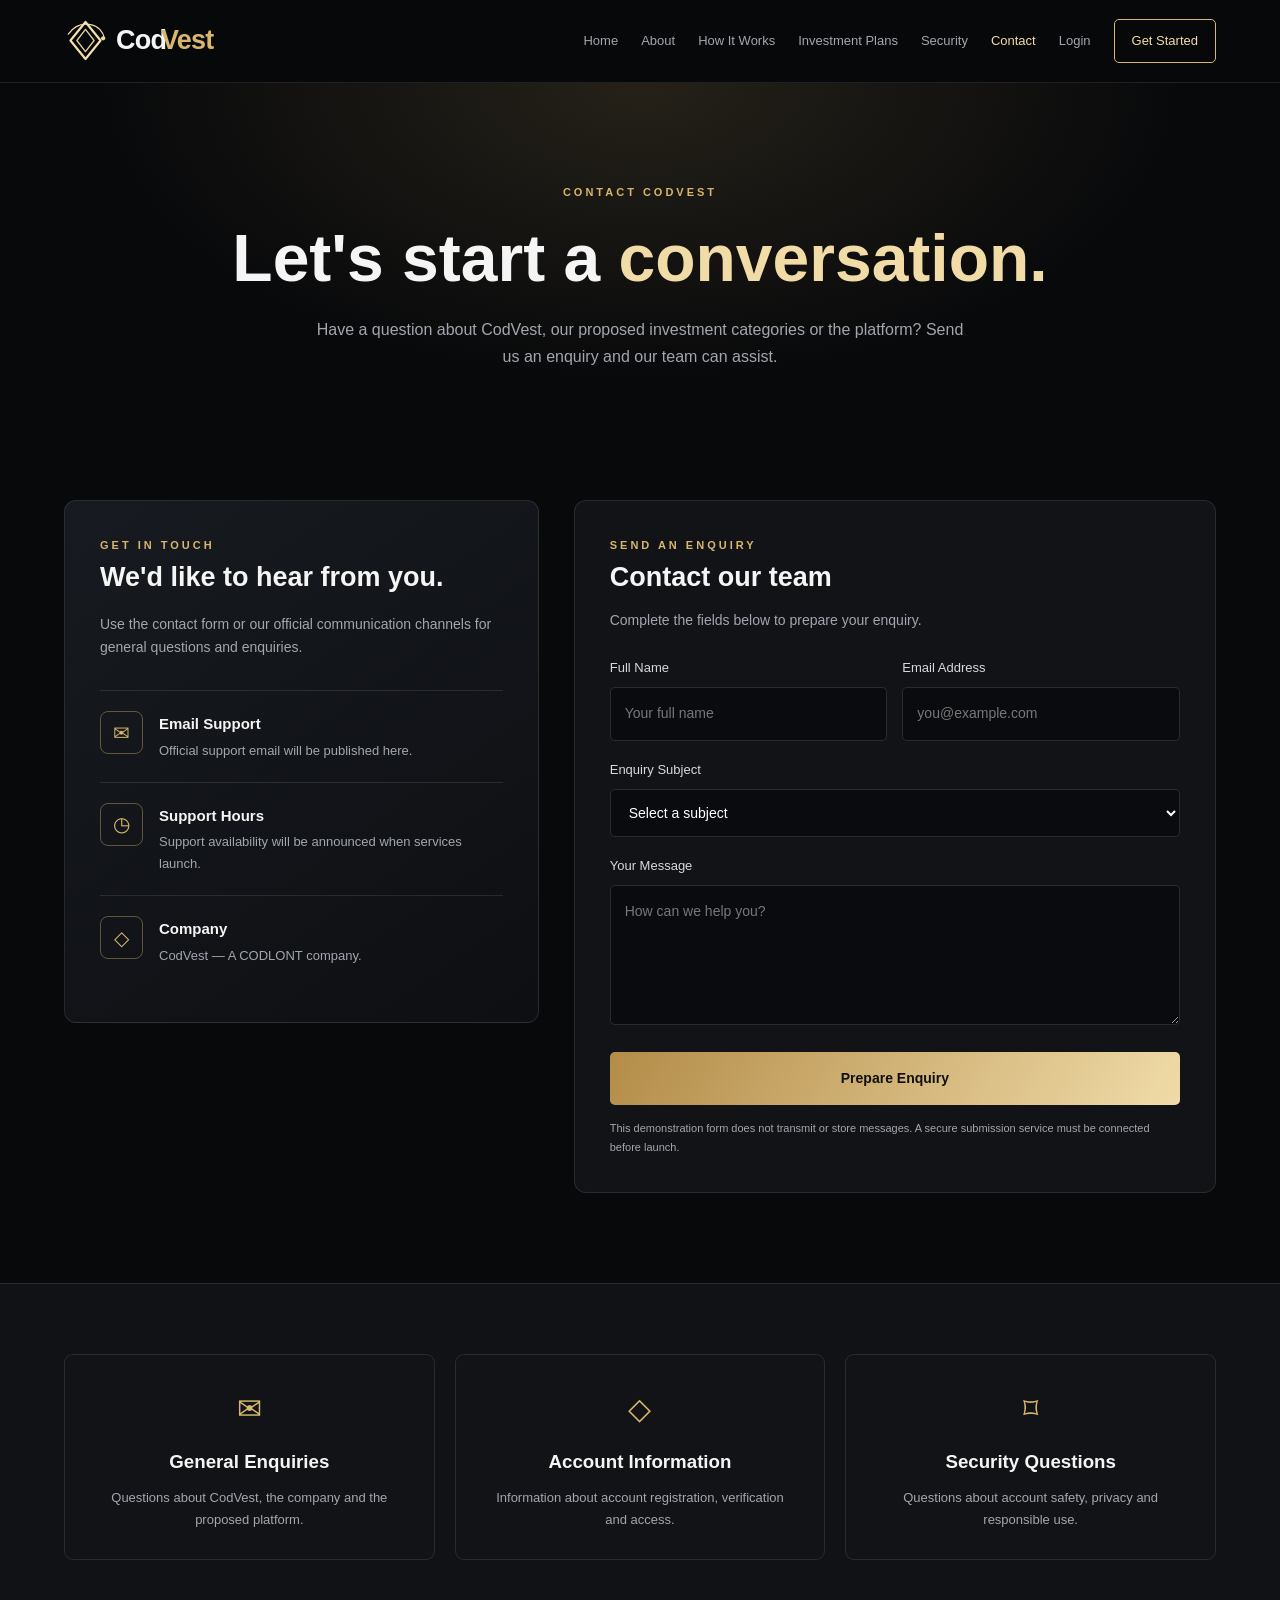
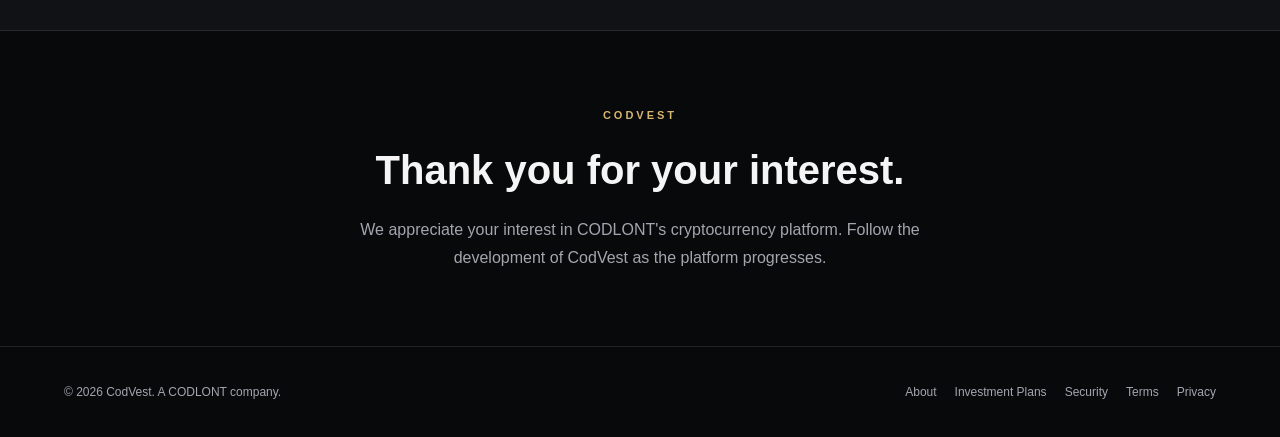
<file: contact.html>
<!DOCTYPE html>
<html lang="en">
<head>
  <meta charset="UTF-8">
  <meta name="viewport" content="width=device-width, initial-scale=1.0">
  <meta name="theme-color" content="#08090b">
  <title>Contact Us | CodVest</title>
  <meta name="description" content="Contact CodVest for questions about our cryptocurrency platform and services.">
<link rel="stylesheet" href="style.css">
  <style>
    :root {
      --bg: #08090b;
      --panel: #111317;
      --gold: #d8b66e;
      --gold-light: #f1dba7;
      --text: #f5f5f5;
      --muted: #a2a6ae;
      --border: rgba(255,255,255,.1);
    }

    * { box-sizing: border-box; margin: 0; padding: 0; }

    html { scroll-behavior: smooth; }

    body {
      background: var(--bg);
      color: var(--text);
      font-family: Arial, Helvetica, sans-serif;
      line-height: 1.7;
    }

    a { color: inherit; text-decoration: none; }

    .container {
      width: min(1160px, 90%);
      margin: auto;
    }

    header {
      position: sticky;
      top: 0;
      z-index: 100;
      background: rgba(8,9,11,.94);
      backdrop-filter: blur(15px);
      border-bottom: 1px solid var(--border);
    }

    .nav {
      min-height: 82px;
      display: flex;
      align-items: center;
      justify-content: space-between;
      gap: 25px;
    }

    .brand {
      display: flex;
      align-items: center;
      gap: 11px;
      font-size: 27px;
      font-weight: 800;
      letter-spacing: -.8px;
    }

    .brand span { color: var(--gold); }
    .brand-symbol { width: 43px; height: 43px; }

    .nav-links {
      display: flex;
      align-items: center;
      gap: 23px;
      font-size: 13px;
      color: var(--muted);
    }

    .nav-links a:hover,
    .nav-links a.active { color: var(--gold-light); }

    .nav-button {
      border: 1px solid var(--gold);
      padding: 10px 17px;
      border-radius: 5px;
      color: var(--gold-light) !important;
    }

    .menu-button {
      display: none;
      color: var(--gold);
      font-size: 28px;
      background: none;
      border: 0;
      cursor: pointer;
    }

    .hero {
      text-align: center;
      padding: 100px 0 65px;
      background: radial-gradient(ellipse at 50% 0%, rgba(216,182,110,.14), transparent 60%);
    }

    .eyebrow {
      color: var(--gold);
      text-transform: uppercase;
      letter-spacing: 3px;
      font-size: 11px;
      font-weight: bold;
    }

    h1 {
      font-size: clamp(40px, 6vw, 64px);
      line-height: 1.15;
      margin: 18px 0;
    }

    h1 span { color: var(--gold-light); }

    .hero p {
      color: var(--muted);
      max-width: 650px;
      margin: auto;
      font-size: 16px;
    }

    .section { padding: 65px 0 90px; }

    .contact-layout {
      display: grid;
      grid-template-columns: .85fr 1.15fr;
      gap: 35px;
      align-items: start;
    }

    .contact-info {
      background: linear-gradient(145deg, #171a20, #0d0f12);
      border: 1px solid var(--border);
      border-radius: 12px;
      padding: 35px;
    }

    .contact-info h2 {
      font-size: 27px;
      margin-bottom: 12px;
    }

    .contact-info > p {
      color: var(--muted);
      font-size: 14px;
      margin-bottom: 30px;
    }

    .contact-item {
      display: flex;
      gap: 16px;
      padding: 20px 0;
      border-top: 1px solid var(--border);
    }

    .contact-icon {
      width: 43px;
      height: 43px;
      flex-shrink: 0;
      display: grid;
      place-items: center;
      border: 1px solid rgba(216,182,110,.4);
      border-radius: 8px;
      color: var(--gold);
      font-size: 20px;
    }

    .contact-item h3 {
      font-size: 15px;
      margin-bottom: 3px;
    }

    .contact-item p {
      color: var(--muted);
      font-size: 13px;
    }

    .contact-form {
      background: var(--panel);
      border: 1px solid var(--border);
      border-radius: 12px;
      padding: 35px;
    }

    .contact-form h2 {
      font-size: 27px;
      margin-bottom: 8px;
    }

    .form-description {
      color: var(--muted);
      font-size: 14px;
      margin-bottom: 25px;
    }

    .form-row {
      display: grid;
      grid-template-columns: 1fr 1fr;
      gap: 15px;
    }

    .form-group { margin-bottom: 18px; }

    label {
      display: block;
      font-size: 13px;
      color: #d9d9d9;
      margin-bottom: 8px;
    }

    input, select, textarea {
      width: 100%;
      background: #090b0e;
      color: white;
      border: 1px solid rgba(255,255,255,.13);
      border-radius: 5px;
      padding: 14px;
      font-family: inherit;
      font-size: 14px;
      outline: none;
      transition: .2s;
    }

    input:focus, select:focus, textarea:focus {
      border-color: var(--gold);
    }

    textarea {
      resize: vertical;
      min-height: 140px;
    }

    select option { background: #111317; }

    .submit-button {
      width: 100%;
      border: none;
      border-radius: 5px;
      padding: 15px;
      background: linear-gradient(120deg, #b38c48, #f0dba8);
      color: #101010;
      font-size: 14px;
      font-weight: bold;
      cursor: pointer;
    }

    .submit-button:hover { opacity: .9; }

    .form-note {
      color: var(--muted);
      font-size: 11px;
      margin-top: 14px;
    }

    .support-section {
      background: #101216;
      border-top: 1px solid var(--border);
      border-bottom: 1px solid var(--border);
      padding: 70px 0;
    }

    .support-grid {
      display: grid;
      grid-template-columns: repeat(3, 1fr);
      gap: 20px;
    }

    .support-card {
      padding: 28px;
      background: var(--panel);
      border: 1px solid var(--border);
      border-radius: 9px;
      text-align: center;
    }

    .support-card .icon {
      font-size: 30px;
      color: var(--gold);
      margin-bottom: 12px;
    }

    .support-card h3 { margin-bottom: 9px; }

    .support-card p {
      color: var(--muted);
      font-size: 13px;
    }

    .cta {
      text-align: center;
      padding: 75px 20px;
    }

    .cta h2 {
      font-size: clamp(28px, 4vw, 40px);
      margin: 12px 0;
    }

    .cta p {
      color: var(--muted);
      max-width: 600px;
      margin: auto;
    }

    footer {
      border-top: 1px solid var(--border);
      padding: 35px 0;
      color: var(--muted);
      font-size: 12px;
    }

    .footer-content {
      display: flex;
      justify-content: space-between;
      flex-wrap: wrap;
      gap: 20px;
    }

    .footer-links {
      display: flex;
      gap: 18px;
      flex-wrap: wrap;
    }

    .footer-links a:hover { color: var(--gold); }

    @media (max-width: 900px) {
      .nav-links {
        display: none;
        position: absolute;
        top: 82px;
        left: 0;
        width: 100%;
        background: #0d0f12;
        padding: 25px 5%;
        flex-direction: column;
        align-items: flex-start;
        border-bottom: 1px solid var(--border);
      }

      .nav-links.show { display: flex; }
      .menu-button { display: block; }
      .contact-layout { grid-template-columns: 1fr; }
      .support-grid { grid-template-columns: 1fr; }
    }

    @media (max-width: 600px) {
      .hero { padding: 75px 0 50px; }
      .section { padding: 45px 0 65px; }
      .contact-info, .contact-form { padding: 24px; }
      .form-row { grid-template-columns: 1fr; gap: 0; }
      .brand { font-size: 24px; }
      .brand-symbol { width: 39px; height: 39px; }
      .footer-content { flex-direction: column; }
    }
  </style>
</head>

<body>

<header>
  <div class="container nav">
    <a href="index.html" class="brand">
      <svg class="brand-symbol" viewBox="0 0 100 100" fill="none" xmlns="http://www.w3.org/2000/svg" aria-label="CodVest logo">
        <defs>
          <linearGradient id="goldGradient" x1="10" y1="10" x2="90" y2="90">
            <stop stop-color="#F4DFAD"/>
            <stop offset="1" stop-color="#A47B35"/>
          </linearGradient>
        </defs>
        <path d="M50 7L85 50L50 93L15 50L50 7Z" stroke="url(#goldGradient)" stroke-width="5" stroke-linejoin="round"/>
        <path d="M50 24L70 50L50 76L30 50L50 24Z" stroke="#E5D1A1" stroke-width="3" stroke-linejoin="round"/>
        <path d="M10 35C23 17 42 9 62 13C79 16 91 29 94 45" stroke="url(#goldGradient)" stroke-width="3" stroke-linecap="round"/>
        <circle cx="91" cy="45" r="5" fill="#F0D99C"/>
      </svg>
      Cod<span>Vest</span>
    </a>

    <button class="menu-button" id="menuButton" aria-label="Open navigation menu">☰</button>

    <nav class="nav-links" id="navLinks">
      <a href="index.html">Home</a>
      <a href="about.html">About</a>
      <a href="how-it-works.html">How It Works</a>
      <a href="investment-plans.html">Investment Plans</a>
      <a href="security.html">Security</a>
      <a href="contact.html" class="active">Contact</a>
      <a href="login.html">Login</a>
      <a href="register.html" class="nav-button">Get Started</a>
    </nav>
  </div>
</header>

<main>

  <section class="hero">
    <div class="container">
      <div class="eyebrow">Contact CodVest</div>
      <h1>Let's start a <span>conversation.</span></h1>
      <p>
        Have a question about CodVest, our proposed investment categories
        or the platform? Send us an enquiry and our team can assist.
      </p>
    </div>
  </section>

  <section class="section">
    <div class="container contact-layout">

      <div class="contact-info">
        <div class="eyebrow">Get In Touch</div>
        <h2>We'd like to hear from you.</h2>
        <p>
          Use the contact form or our official communication channels
          for general questions and enquiries.
        </p>

        <div class="contact-item">
          <div class="contact-icon">✉</div>
          <div>
            <h3>Email Support</h3>
            <p>Official support email will be published here.</p>
          </div>
        </div>

        <div class="contact-item">
          <div class="contact-icon">◷</div>
          <div>
            <h3>Support Hours</h3>
            <p>Support availability will be announced when services launch.</p>
          </div>
        </div>

        <div class="contact-item">
          <div class="contact-icon">◇</div>
          <div>
            <h3>Company</h3>
            <p>CodVest — A CODLONT company.</p>
          </div>
        </div>
      </div>

      <div class="contact-form">
        <div class="eyebrow">Send An Enquiry</div>
        <h2>Contact our team</h2>
        <p class="form-description">
          Complete the fields below to prepare your enquiry.
        </p>

        <form id="contactForm">
          <div class="form-row">
            <div class="form-group">
              <label for="fullName">Full Name</label>
              <input type="text" id="fullName" name="fullName" placeholder="Your full name" required>
            </div>

            <div class="form-group">
              <label for="email">Email Address</label>
              <input type="email" id="email" name="email" placeholder="you@example.com" required>
            </div>
          </div>

          <div class="form-group">
            <label for="subject">Enquiry Subject</label>
            <select id="subject" name="subject" required>
              <option value="">Select a subject</option>
              <option value="General enquiry">General enquiry</option>
              <option value="Investment plans">Investment plans</option>
              <option value="Account assistance">Account assistance</option>
              <option value="Security and privacy">Security and privacy</option>
              <option value="Business partnership">Business partnership</option>
              <option value="Other">Other</option>
            </select>
          </div>

          <div class="form-group">
            <label for="message">Your Message</label>
            <textarea id="message" name="message" placeholder="How can we help you?" required></textarea>
          </div>

          <button type="submit" class="submit-button">Prepare Enquiry</button>

          <p class="form-note">
            This demonstration form does not transmit or store messages.
            A secure submission service must be connected before launch.
          </p>
        </form>
      </div>

    </div>
  </section>

  <section class="support-section">
    <div class="container">
      <div class="support-grid">

        <article class="support-card">
          <div class="icon">✉</div>
          <h3>General Enquiries</h3>
          <p>
            Questions about CodVest, the company and the proposed platform.
          </p>
        </article>

        <article class="support-card">
          <div class="icon">◇</div>
          <h3>Account Information</h3>
          <p>
            Information about account registration, verification and access.
          </p>
        </article>

        <article class="support-card">
          <div class="icon">⌑</div>
          <h3>Security Questions</h3>
          <p>
            Questions about account safety, privacy and responsible use.
          </p>
        </article>

      </div>
    </div>
  </section>

  <section class="cta">
    <div class="container">
      <div class="eyebrow">CodVest</div>
      <h2>Thank you for your interest.</h2>
      <p>
        We appreciate your interest in CODLONT's cryptocurrency platform.
        Follow the development of CodVest as the platform progresses.
      </p>
    </div>
  </section>

</main>

<footer>
  <div class="container footer-content">
    <div>© 2026 CodVest. A CODLONT company.</div>
    <div class="footer-links">
      <a href="about.html">About</a>
      <a href="investment-plans.html">Investment Plans</a>
      <a href="security.html">Security</a>
      <a href="terms.html">Terms</a>
      <a href="privacy.html">Privacy</a>
    </div>
  </div>
</footer>

<script>
  const menuButton = document.getElementById("menuButton");
  const navLinks = document.getElementById("navLinks");

  menuButton.addEventListener("click", () => {
    navLinks.classList.toggle("show");
  });

  navLinks.querySelectorAll("a").forEach(link => {
    link.addEventListener("click", () => {
      navLinks.classList.remove("show");
    });
  });

  document.getElementById("contactForm").addEventListener("submit", function(event) {
    event.preventDefault();
    alert("This contact form is currently a demonstration. Message submission will be enabled when the secure email service is connected.");
  });
</script>

</body>
</html>
</file>
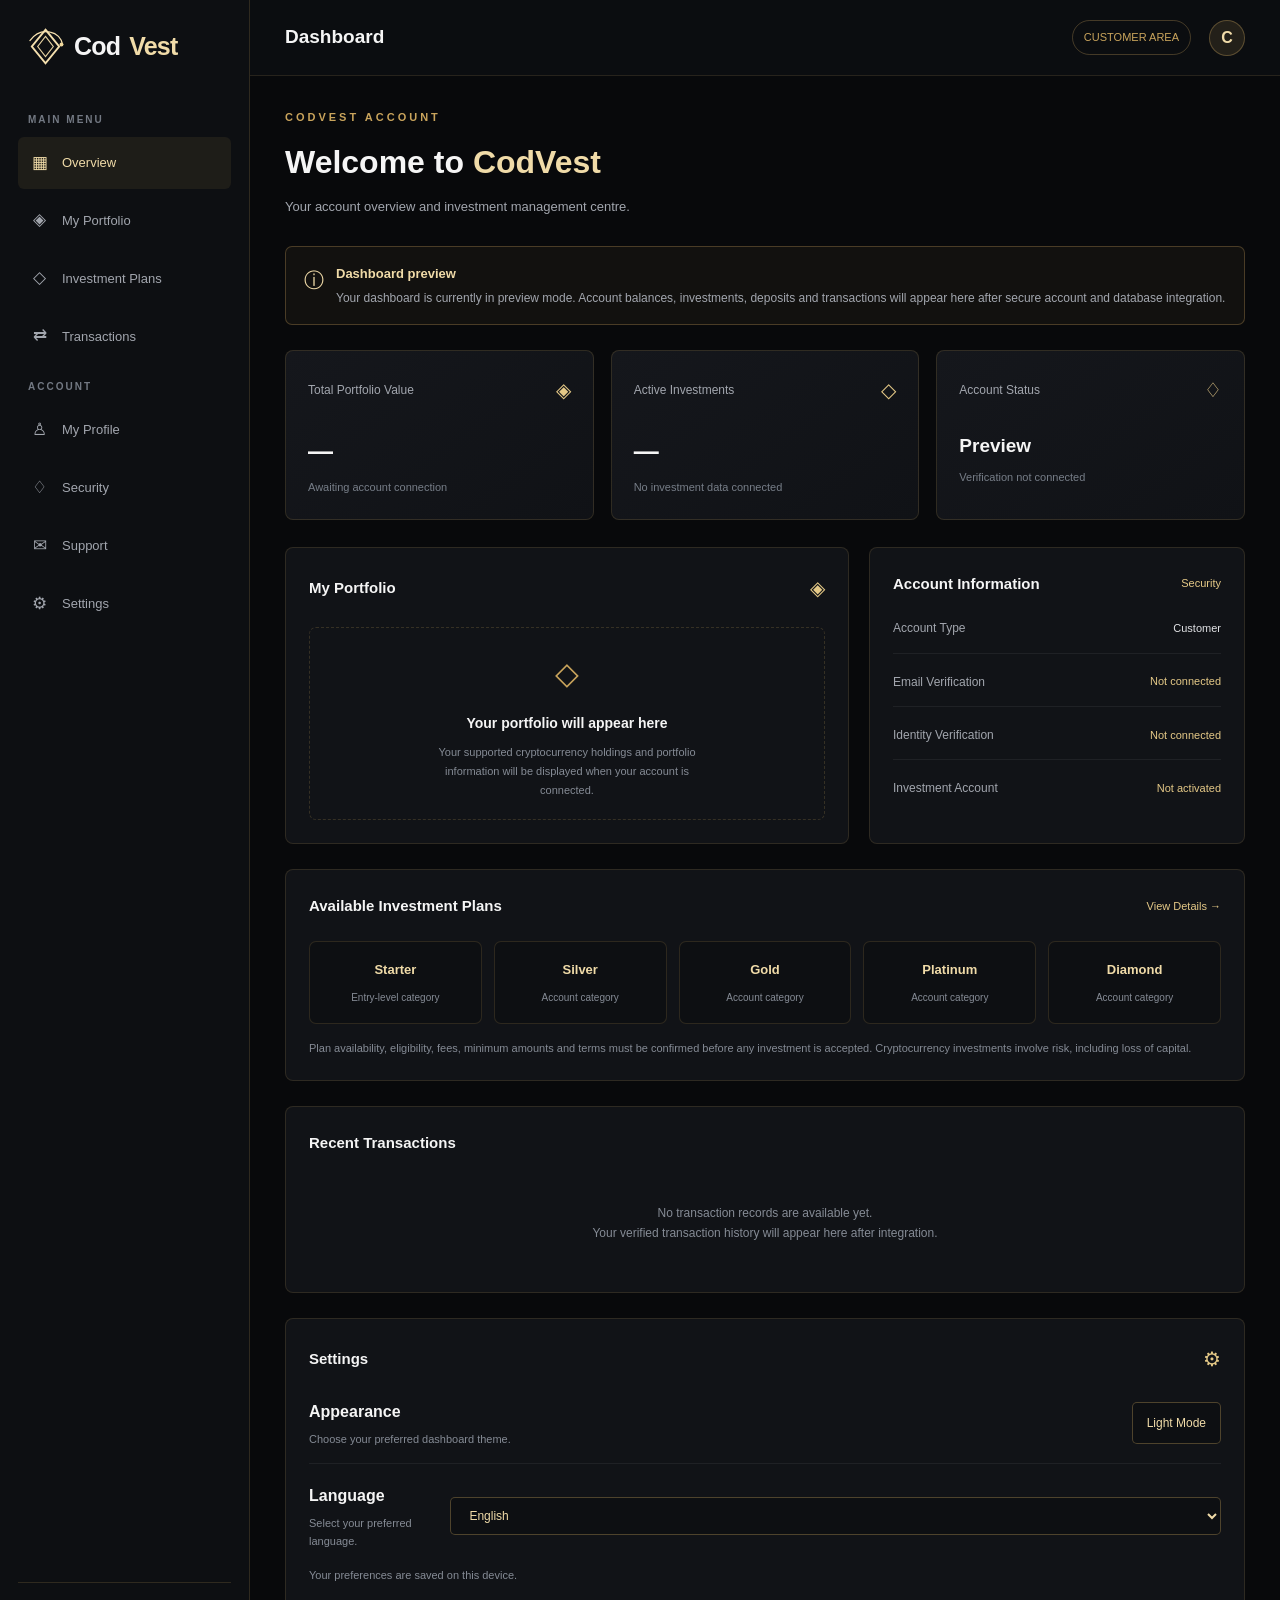
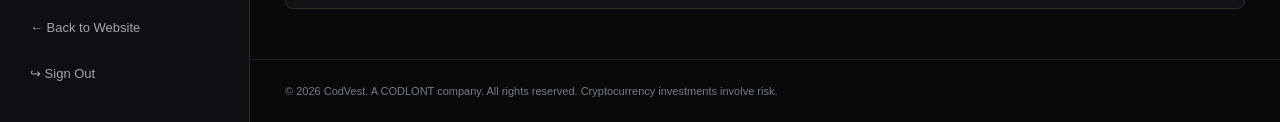
<file: dashboard.html>
<!DOCTYPE html>
<html lang="en">
<head>
  <meta charset="UTF-8">
  <meta name="viewport" content="width=device-width, initial-scale=1.0">
  <meta name="theme-color" content="#08090b">
  <title>Dashboard | CodVest</title>
  <link rel="stylesheet" href="style.css">

  <style>
    * { box-sizing: border-box; }

    body {
      min-height: 100vh;
      background: #08090b;
      color: #f5f5f5;
      font-family: Arial, Helvetica, sans-serif;
      transition: background .3s, color .3s;
    }

    button, select { font: inherit; }

    .dashboard-layout {
      display: flex;
      min-height: 100vh;
    }

    /* SIDEBAR */

    .sidebar {
      width: 250px;
      min-height: 100vh;
      padding: 25px 18px;
      background: #0d0f12;
      border-right: 1px solid rgba(201,164,92,.18);
      display: flex;
      flex-direction: column;
      flex-shrink: 0;
      transition: background .3s;
    }

    .sidebar-brand {
      display: flex;
      align-items: center;
      gap: 9px;
      padding: 0 8px 28px;
      font-size: 25px;
      font-weight: 800;
      letter-spacing: -.8px;
    }

    .sidebar-brand span { color: #f0dba8; }

    .sidebar-brand svg {
      width: 39px;
      height: 39px;
      flex-shrink: 0;
    }

    .sidebar-label {
      padding: 15px 10px 9px;
      color: #737983;
      font-size: 10px;
      letter-spacing: 2px;
      font-weight: 700;
    }

    .sidebar-nav {
      display: flex;
      flex-direction: column;
      gap: 5px;
    }

    .sidebar-nav a {
      display: flex;
      align-items: center;
      gap: 13px;
      padding: 12px;
      color: #a2a6ae;
      border-radius: 6px;
      font-size: 13px;
      transition: .25s ease;
    }

    .sidebar-nav a:hover,
    .sidebar-nav a.active {
      color: #f0dba8;
      background: rgba(201,164,92,.09);
    }

    .nav-icon {
      width: 19px;
      text-align: center;
      font-size: 17px;
    }

    .sidebar-bottom {
      margin-top: auto;
      padding-top: 25px;
    }

    .sidebar-bottom a {
      display: block;
      padding: 12px;
      color: #a2a6ae;
      font-size: 13px;
    }

    .sidebar-bottom a:hover { color: #f0dba8; }

    /* MAIN AREA */

    .dashboard-main {
      flex: 1;
      min-width: 0;
    }

    .topbar {
      height: 76px;
      padding: 0 35px;
      display: flex;
      align-items: center;
      justify-content: space-between;
      gap: 15px;
      border-bottom: 1px solid rgba(201,164,92,.15);
      background: #0b0d10;
    }

    .topbar-left {
      display: flex;
      align-items: center;
      gap: 15px;
    }

    .topbar h1 {
      font-size: 19px;
      font-weight: 600;
    }

    .topbar-right {
      display: flex;
      align-items: center;
      gap: 18px;
    }

    .account-tag {
      color: #c9a45c;
      font-size: 11px;
      border: 1px solid rgba(201,164,92,.3);
      padding: 7px 11px;
      border-radius: 20px;
    }

    .profile-circle {
      width: 36px;
      height: 36px;
      border-radius: 50%;
      display: grid;
      place-items: center;
      background: rgba(201,164,92,.13);
      border: 1px solid rgba(201,164,92,.35);
      color: #f0dba8;
      font-weight: 700;
    }

    .menu-toggle {
      display: none;
      background: none;
      color: #f0dba8;
      border: 0;
      font-size: 25px;
      cursor: pointer;
    }

    /* CONTENT */

    .dashboard-content {
      max-width: 1400px;
      margin: auto;
      padding: 32px 35px 50px;
    }

    .welcome-section {
      margin-bottom: 28px;
    }

    .welcome-section .eyebrow {
      margin-bottom: 8px;
    }

    .welcome-section h2 {
      font-size: clamp(24px, 4vw, 32px);
      margin-bottom: 7px;
    }

    .welcome-section h2 span { color: #f0dba8; }

    .welcome-section p {
      color: #a2a6ae;
      font-size: 13px;
    }

    /* NOTICE */

    .demo-notice {
      padding: 16px 18px;
      margin-bottom: 25px;
      border: 1px solid rgba(201,164,92,.3);
      background: rgba(201,164,92,.055);
      border-radius: 7px;
      display: flex;
      align-items: flex-start;
      gap: 12px;
    }

    .notice-icon {
      color: #f0dba8;
      font-size: 20px;
    }

    .demo-notice strong {
      display: block;
      color: #f0dba8;
      font-size: 13px;
      margin-bottom: 4px;
    }

    .demo-notice p {
      color: #a2a6ae;
      font-size: 12px;
      line-height: 1.6;
    }

    /* SUMMARY */

    .summary-grid {
      display: grid;
      grid-template-columns: repeat(3, 1fr);
      gap: 17px;
      margin-bottom: 27px;
    }

    .summary-card {
      padding: 22px;
      background: linear-gradient(145deg, #15171c, #101216);
      border: 1px solid rgba(201,164,92,.17);
      border-radius: 8px;
    }

    .summary-card:hover {
      border-color: rgba(201,164,92,.4);
    }

    .summary-top {
      display: flex;
      justify-content: space-between;
      align-items: center;
      gap: 10px;
      margin-bottom: 23px;
    }

    .summary-title {
      color: #a2a6ae;
      font-size: 12px;
    }

    .summary-icon {
      color: #e5c987;
      font-size: 20px;
    }

    .summary-value {
      font-size: 25px;
      font-weight: 700;
      color: #f5f5f5;
      margin-bottom: 5px;
    }

    .summary-description {
      color: #777e88;
      font-size: 11px;
    }

    /* MAIN GRID */

    .content-grid {
      display: grid;
      grid-template-columns: 1.5fr 1fr;
      gap: 20px;
      margin-bottom: 25px;
    }

    .dashboard-panel {
      padding: 23px;
      background: #111317;
      border: 1px solid rgba(201,164,92,.16);
      border-radius: 8px;
      min-width: 0;
    }

    .panel-heading {
      display: flex;
      justify-content: space-between;
      align-items: center;
      gap: 12px;
      margin-bottom: 22px;
    }

    .panel-heading h3 {
      font-size: 15px;
      font-weight: 600;
    }

    .panel-heading a {
      color: #e5c987;
      font-size: 11px;
    }

    /* PORTFOLIO */

    .portfolio-empty {
      min-height: 190px;
      display: flex;
      flex-direction: column;
      justify-content: center;
      align-items: center;
      text-align: center;
      border: 1px dashed rgba(201,164,92,.2);
      border-radius: 7px;
      padding: 20px;
    }

    .portfolio-empty .empty-icon {
      font-size: 31px;
      color: #c9a45c;
      margin-bottom: 12px;
    }

    .portfolio-empty h4 {
      font-size: 14px;
      margin-bottom: 7px;
    }

    .portfolio-empty p {
      color: #858b95;
      font-size: 11px;
      max-width: 270px;
    }

    /* ACCOUNT STATUS */

    .status-list {
      display: flex;
      flex-direction: column;
      gap: 18px;
    }

    .status-item {
      display: flex;
      justify-content: space-between;
      align-items: center;
      gap: 12px;
      padding-bottom: 14px;
      border-bottom: 1px solid rgba(255,255,255,.06);
    }

    .status-item:last-child {
      border-bottom: 0;
      padding-bottom: 0;
    }

    .status-name {
      color: #a2a6ae;
      font-size: 12px;
    }

    .status-value {
      color: #e2e3e6;
      font-size: 11px;
      text-align: right;
    }

    .status-pending { color: #e5c987; }

    /* PLANS */

    .plans-grid {
      display: grid;
      grid-template-columns: repeat(5, 1fr);
      gap: 12px;
    }

    .plan-option {
      padding: 17px 12px;
      text-align: center;
      background: #0d0f12;
      border: 1px solid rgba(201,164,92,.17);
      border-radius: 7px;
      transition: .25s ease;
    }

    .plan-option:hover {
      border-color: #c9a45c;
      transform: translateY(-3px);
    }

    .plan-option h4 {
      font-size: 13px;
      color: #f0dba8;
      margin-bottom: 8px;
    }

    .plan-option p {
      font-size: 10px;
      color: #858b95;
    }

    .plan-note {
      margin-top: 16px;
      color: #858b95;
      font-size: 11px;
      line-height: 1.6;
    }

    /* TRANSACTIONS */

    .activity-empty {
      padding: 25px 10px;
      text-align: center;
      color: #858b95;
      font-size: 12px;
    }

    /* SETTINGS */

    .settings-button,
    .language-select {
      padding: 10px 14px;
      border: 1px solid rgba(201,164,92,.35);
      border-radius: 5px;
      background: #0d0f12;
      color: #f0dba8;
      font-size: 12px;
      cursor: pointer;
    }

    .settings-button:hover {
      background: rgba(201,164,92,.12);
    }

    .language-select {
      min-width: 125px;
    }

    .settings-description {
      color: #858b95;
      font-size: 11px;
      margin-top: 5px;
    }

    /* FOOTER */

    .dashboard-footer {
      padding: 22px 35px;
      border-top: 1px solid rgba(201,164,92,.13);
      color: #777e88;
      font-size: 11px;
    }

    /* LIGHT MODE */

    body.light-mode {
      background: #f2f3f5;
      color: #20232a;
    }

    body.light-mode .sidebar,
    body.light-mode .topbar,
    body.light-mode .dashboard-panel,
    body.light-mode .summary-card {
      background: #ffffff;
      color: #20232a;
    }

    body.light-mode .sidebar {
      border-color: #dedfe3;
    }

    body.light-mode .topbar,
    body.light-mode .dashboard-footer {
      border-color: #dedfe3;
    }

    body.light-mode .dashboard-panel,
    body.light-mode .summary-card {
      border-color: #dedfe3;
    }

    body.light-mode .sidebar-nav a {
      color: #626873;
    }

    body.light-mode .sidebar-nav a:hover,
    body.light-mode .sidebar-nav a.active {
      color: #98712f;
      background: rgba(201,164,92,.13);
    }

    body.light-mode .sidebar-label {
      color: #858b95;
    }

    body.light-mode .sidebar-bottom a {
      color: #626873;
    }

    body.light-mode .welcome-section p,
    body.light-mode .summary-title,
    body.light-mode .summary-description,
    body.light-mode .status-name,
    body.light-mode .status-value,
    body.light-mode .plan-note,
    body.light-mode .activity-empty {
      color: #626873;
    }

    body.light-mode .portfolio-empty,
    body.light-mode .plan-option {
      background: #f7f7f8;
      color: #20232a;
      border-color: #dedfe3;
    }

    body.light-mode .portfolio-empty p,
    body.light-mode .plan-option p {
      color: #626873;
    }

    body.light-mode .dashboard-footer {
      background: #ffffff;
      color: #626873;
    }

    body.light-mode .demo-notice {
      background: #fff9eb;
    }

    body.light-mode .demo-notice p {
      color: #626873;
    }

    body.light-mode .settings-button,
    body.light-mode .language-select {
      background: #ffffff;
      color: #76551e;
    }

    body.light-mode .panel-heading h3,
    body.light-mode .summary-value,
    body.light-mode .welcome-section h2,
    body.light-mode .status-item strong {
      color: #20232a;
    }

    body.light-mode .status-item {
      border-color: #e5e5e5;
    }

    body.light-mode .settings-description {
      color: #626873;
    }

    body.light-mode .profile-circle {
      color: #76551e;
    }

    /* RESPONSIVE */

    @media (max-width: 1050px) {
      .sidebar { width: 220px; }
      .plans-grid { grid-template-columns: repeat(3, 1fr); }
    }

    @media (max-width: 800px) {
      .sidebar {
        position: fixed;
        z-index: 200;
        top: 0;
        left: -260px;
        width: 250px;
        height: 100vh;
        transition: left .3s ease;
      }

      .sidebar.open { left: 0; }

      .menu-toggle { display: block; }

      .topbar { padding: 0 20px; }

      .dashboard-content { padding: 25px 20px 40px; }

      .content-grid { grid-template-columns: 1fr; }

      .summary-grid { grid-template-columns: repeat(2, 1fr); }

      .dashboard-footer { padding: 20px; }
    }

    @media (max-width: 520px) {
      .summary-grid { grid-template-columns: 1fr; }

      .plans-grid { grid-template-columns: repeat(2, 1fr); }

      .topbar h1 { font-size: 16px; }

      .account-tag { display: none; }

      .dashboard-content { padding: 22px 15px 35px; }

      .dashboard-panel { padding: 18px; }

      .status-item {
        align-items: flex-start;
      }

      .settings-button,
      .language-select {
        max-width: 135px;
      }
    }
  </style>
</head>

<body>

<div class="dashboard-layout">

  <!-- SIDEBAR -->

  <aside class="sidebar" id="sidebar">

    <a href="index.html" class="sidebar-brand">
      <svg viewBox="0 0 100 100" fill="none"
        xmlns="http://www.w3.org/2000/svg">
        <defs>
          <linearGradient id="brandGold" x1="10" y1="10" x2="90" y2="90">
            <stop stop-color="#F4DFAD"/>
            <stop offset="1" stop-color="#A47B35"/>
          </linearGradient>
        </defs>
        <path d="M50 7L85 50L50 93L15 50L50 7Z"
          stroke="url(#brandGold)" stroke-width="5"/>
        <path d="M50 24L70 50L50 76L30 50L50 24Z"
          stroke="#E5D1A1" stroke-width="3"/>
        <path d="M10 35C23 17 42 9 62 13C79 16 91 29 94 45"
          stroke="url(#brandGold)" stroke-width="3"
          stroke-linecap="round"/>
        <circle cx="91" cy="45" r="5" fill="#F0D99C"/>
      </svg>
      Cod<span>Vest</span>
    </a>

    <div class="sidebar-label">MAIN MENU</div>

    <nav class="sidebar-nav">
      <a href="#overview" class="active">
        <span class="nav-icon">▦</span> Overview
      </a>

      <a href="#portfolio">
        <span class="nav-icon">◈</span> My Portfolio
      </a>

      <a href="#plans">
        <span class="nav-icon">◇</span> Investment Plans
      </a>

      <a href="#transactions">
        <span class="nav-icon">⇄</span> Transactions
      </a>
    </nav>

    <div class="sidebar-label">ACCOUNT</div>

    <nav class="sidebar-nav">
      <a href="#profile">
        <span class="nav-icon">♙</span> My Profile
      </a>

      <a href="security.html">
        <span class="nav-icon">♢</span> Security
      </a>

      <a href="contact.html">
        <span class="nav-icon">✉</span> Support
      </a>

      <a href="#settings">
        <span class="nav-icon">⚙</span> Settings
      </a>
    </nav>

    <div class="sidebar-bottom">
      <div class="divider"></div>
      <a href="index.html">← Back to Website</a>
      <a href="login.html">↪ Sign Out</a>
    </div>

  </aside>

  <!-- MAIN DASHBOARD -->

  <main class="dashboard-main">

    <header class="topbar">

      <div class="topbar-left">
        <button class="menu-toggle" id="menuToggle"
          aria-label="Open menu">☰</button>
        <h1>Dashboard</h1>
      </div>

      <div class="topbar-right">
        <span class="account-tag">CUSTOMER AREA</span>
        <div class="profile-circle">C</div>
      </div>

    </header>

    <div class="dashboard-content" id="overview">

      <!-- WELCOME -->

      <section class="welcome-section">
        <div class="eyebrow">CODVEST ACCOUNT</div>
        <h2>Welcome to <span>CodVest</span></h2>
        <p>Your account overview and investment management centre.</p>
      </section>

      <!-- DEMO NOTICE -->

      <div class="demo-notice">
        <div class="notice-icon">ⓘ</div>
        <div>
          <strong>Dashboard preview</strong>
          <p>
            Your dashboard is currently in preview mode.
            Account balances, investments, deposits and transactions
            will appear here after secure account and database integration.
          </p>
        </div>
      </div>

      <!-- SUMMARY -->

      <section class="summary-grid">

        <div class="summary-card">
          <div class="summary-top">
            <span class="summary-title">Total Portfolio Value</span>
            <span class="summary-icon">◈</span>
          </div>
          <div class="summary-value">—</div>
          <div class="summary-description">Awaiting account connection</div>
        </div>

        <div class="summary-card">
          <div class="summary-top">
            <span class="summary-title">Active Investments</span>
            <span class="summary-icon">◇</span>
          </div>
          <div class="summary-value">—</div>
          <div class="summary-description">No investment data connected</div>
        </div>

        <div class="summary-card">
          <div class="summary-top">
            <span class="summary-title">Account Status</span>
            <span class="summary-icon">♢</span>
          </div>
          <div class="summary-value" style="font-size:19px;">Preview</div>
          <div class="summary-description">Verification not connected</div>
        </div>

      </section>

      <!-- PORTFOLIO AND ACCOUNT STATUS -->

      <section class="content-grid">

        <div class="dashboard-panel" id="portfolio">

          <div class="panel-heading">
            <h3>My Portfolio</h3>
            <span class="summary-icon">◈</span>
          </div>

          <div class="portfolio-empty">
            <div class="empty-icon">◇</div>
            <h4>Your portfolio will appear here</h4>
            <p>
              Your supported cryptocurrency holdings and portfolio
              information will be displayed when your account is connected.
            </p>
          </div>

        </div>

        <div class="dashboard-panel" id="profile">

          <div class="panel-heading">
            <h3>Account Information</h3>
            <a href="security.html">Security</a>
          </div>

          <div class="status-list">

            <div class="status-item">
              <span class="status-name">Account Type</span>
              <span class="status-value">Customer</span>
            </div>

            <div class="status-item">
              <span class="status-name">Email Verification</span>
              <span class="status-value status-pending">Not connected</span>
            </div>

            <div class="status-item">
              <span class="status-name">Identity Verification</span>
              <span class="status-value status-pending">Not connected</span>
            </div>

            <div class="status-item">
              <span class="status-name">Investment Account</span>
              <span class="status-value status-pending">Not activated</span>
            </div>

          </div>

        </div>

      </section>

      <!-- INVESTMENT PLANS -->

      <section class="dashboard-panel" id="plans">

        <div class="panel-heading">
          <h3>Available Investment Plans</h3>
          <a href="investment-plans.html">View Details →</a>
        </div>

        <div class="plans-grid">

          <div class="plan-option">
            <h4>Starter</h4>
            <p>Entry-level category</p>
          </div>

          <div class="plan-option">
            <h4>Silver</h4>
            <p>Account category</p>
          </div>

          <div class="plan-option">
            <h4>Gold</h4>
            <p>Account category</p>
          </div>

          <div class="plan-option">
            <h4>Platinum</h4>
            <p>Account category</p>
          </div>

          <div class="plan-option">
            <h4>Diamond</h4>
            <p>Account category</p>
          </div>

        </div>

        <p class="plan-note">
          Plan availability, eligibility, fees, minimum amounts and terms
          must be confirmed before any investment is accepted.
          Cryptocurrency investments involve risk, including loss of capital.
        </p>

      </section>

      <!-- TRANSACTIONS -->

      <section class="dashboard-panel" id="transactions"
        style="margin-top:25px;">

        <div class="panel-heading">
          <h3>Recent Transactions</h3>
        </div>

        <div class="activity-empty">
          No transaction records are available yet.
          <br>
          Your verified transaction history will appear here after integration.
        </div>

      </section>

      <!-- SETTINGS -->

      <section class="dashboard-panel" id="settings"
        style="margin-top:25px;">

        <div class="panel-heading">
          <h3>Settings</h3>
          <span class="summary-icon">⚙</span>
        </div>

        <div class="status-list">

          <div class="status-item">
            <div>
              <strong>Appearance</strong>
              <p class="settings-description">
                Choose your preferred dashboard theme.
              </p>
            </div>

            <button id="themeToggle" class="settings-button"
              type="button">
              Light Mode
            </button>
          </div>

          <div class="status-item">
            <div>
              <strong>Language</strong>
              <p class="settings-description">
                Select your preferred language.
              </p>
            </div>

            <select id="languageSelect" class="language-select">
              <option value="en">English</option>
              <option value="fr">Français</option>
              <option value="ar">العربية</option>
              <option value="pt">Português</option>
            </select>
          </div>

        </div>

        <p class="plan-note" id="settingsMessage" aria-live="polite">
          Your preferences are saved on this device.
        </p>

      </section>

    </div>

    <footer class="dashboard-footer">
      © 2026 CodVest. A CODLONT company. All rights reserved.
      Cryptocurrency investments involve risk.
    </footer>

  </main>

</div>

<script>
  // MOBILE SIDEBAR

  const menuToggle = document.getElementById("menuToggle");
  const sidebar = document.getElementById("sidebar");

  menuToggle.addEventListener("click", function () {
    sidebar.classList.toggle("open");
  });

  document.querySelectorAll(".sidebar-nav a").forEach(link => {
    link.addEventListener("click", function () {
      document.querySelectorAll(".sidebar-nav a").forEach(item => {
        item.classList.remove("active");
      });

      this.classList.add("active");
      sidebar.classList.remove("open");
    });
  });


  // DARK MODE AND LIGHT MODE

  const themeToggle = document.getElementById("themeToggle");

  function applyTheme(theme) {
    document.body.classList.toggle(
      "light-mode",
      theme === "light"
    );

    themeToggle.textContent =
      theme === "dark" ? "Light Mode" : "Dark Mode";

    localStorage.setItem("codvest-theme", theme);
  }

  const savedTheme =
    localStorage.getItem("codvest-theme") || "dark";

  applyTheme(savedTheme);

  themeToggle.addEventListener("click", function () {
    const newTheme =
      document.body.classList.contains("light-mode")
        ? "dark"
        : "light";

    applyTheme(newTheme);
  });


  // LANGUAGE PREFERENCE

  const languageSelect =
    document.getElementById("languageSelect");

  const settingsMessage =
    document.getElementById("settingsMessage");

  const languageMessages = {
    en: "Your preferences are saved on this device.",
    fr: "Vos préférences sont enregistrées sur cet appareil.",
    ar: "يتم حفظ تفضيلاتك على هذا الجهاز.",
    pt: "As suas preferências são guardadas neste dispositivo."
  };

  const savedLanguage =
    localStorage.getItem("codvest-language") || "en";

  languageSelect.value = savedLanguage;

  function applyLanguagePreference(language) {
    settingsMessage.textContent =
      languageMessages[language] || languageMessages.en;

    document.documentElement.lang = language;

    document.documentElement.dir =
      language === "ar" ? "rtl" : "ltr";

    localStorage.setItem("codvest-language", language);
  }

  applyLanguagePreference(savedLanguage);

  languageSelect.addEventListener("change", function () {
    applyLanguagePreference(this.value);
  });

</script>

</body>
</html>
</file>
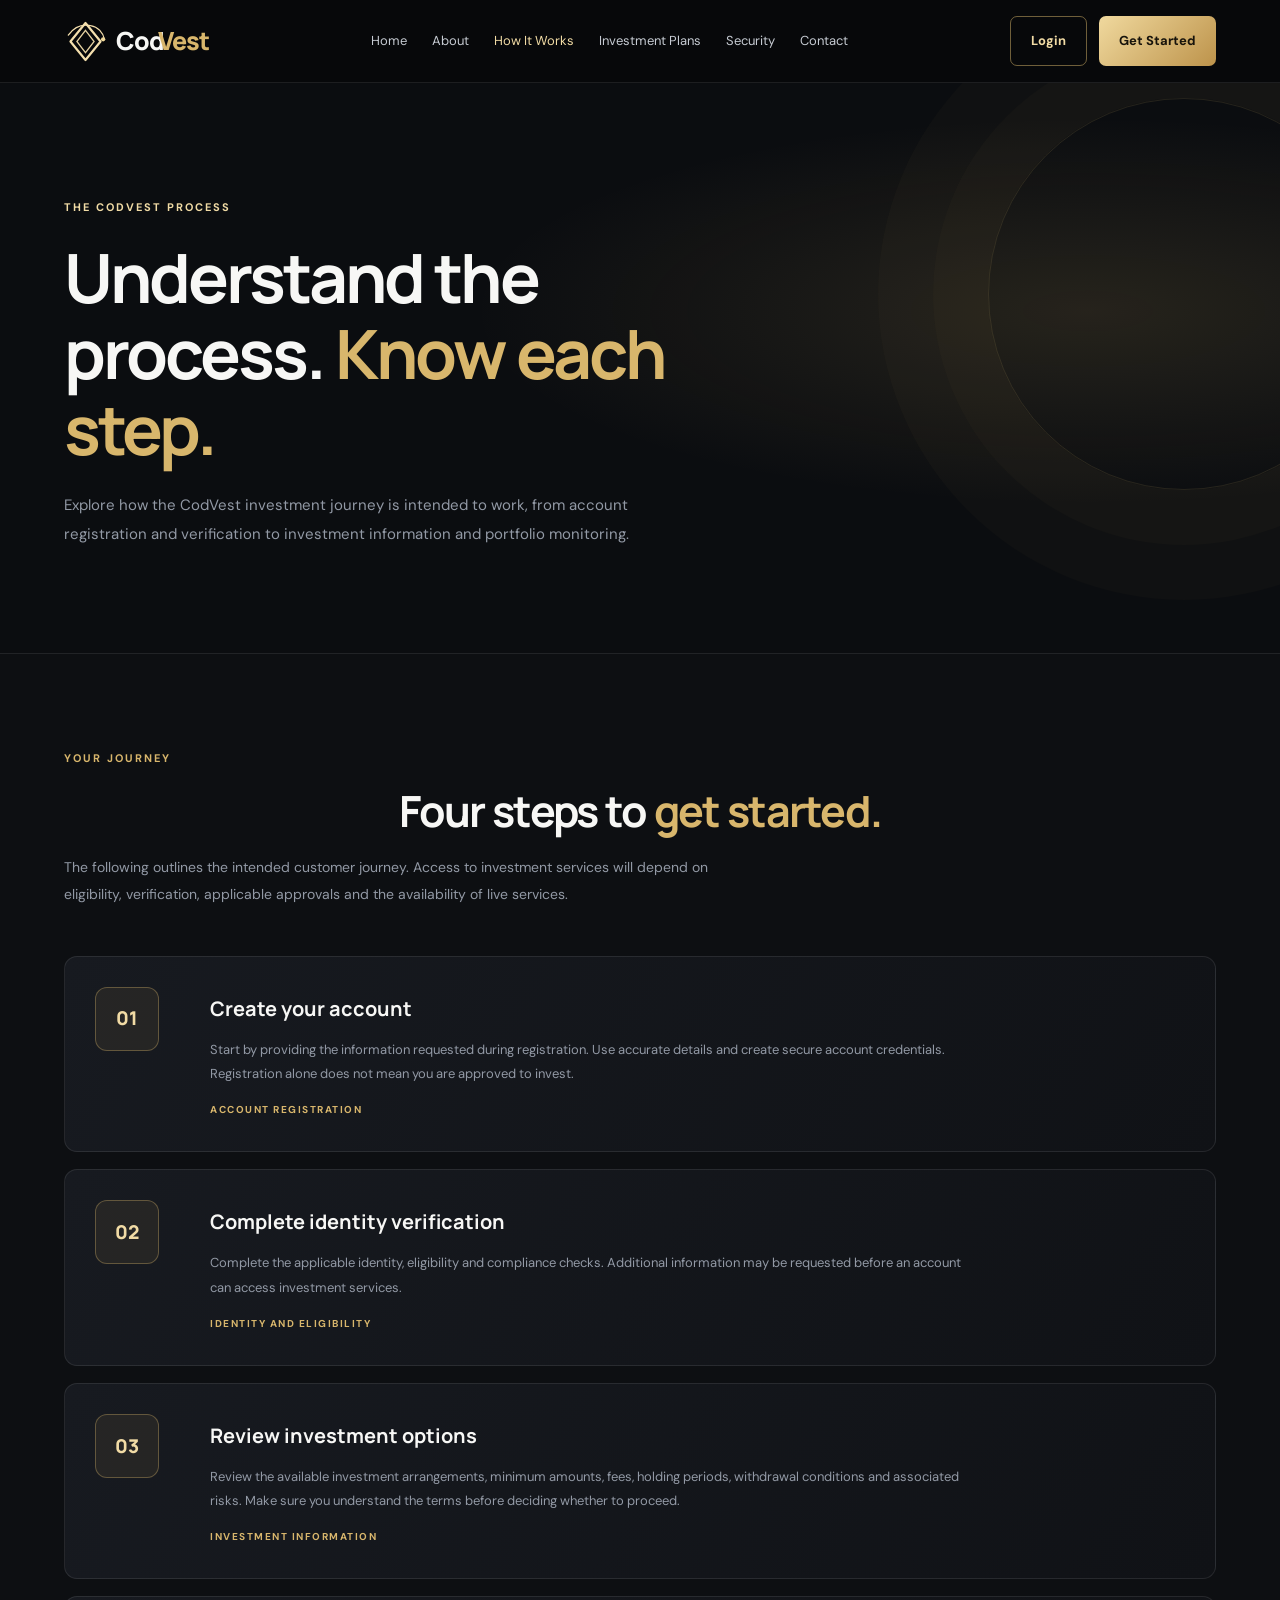
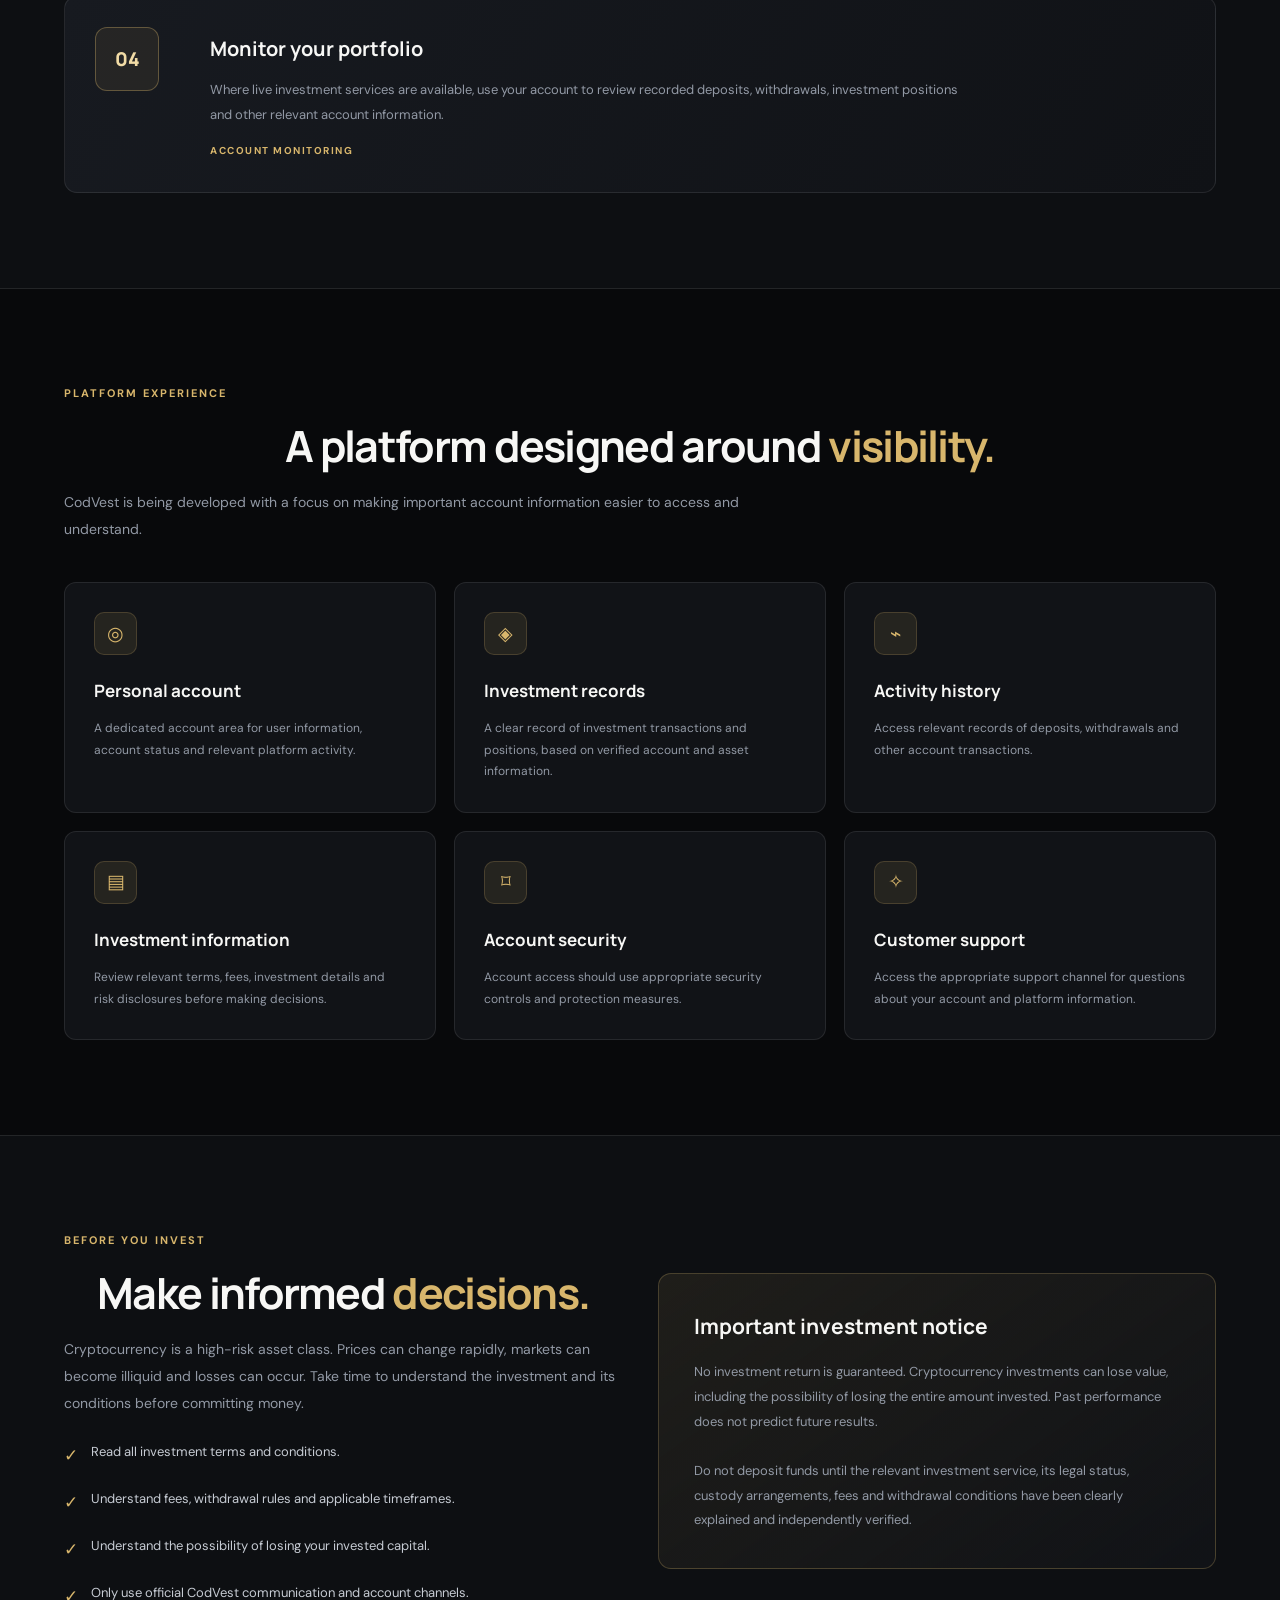
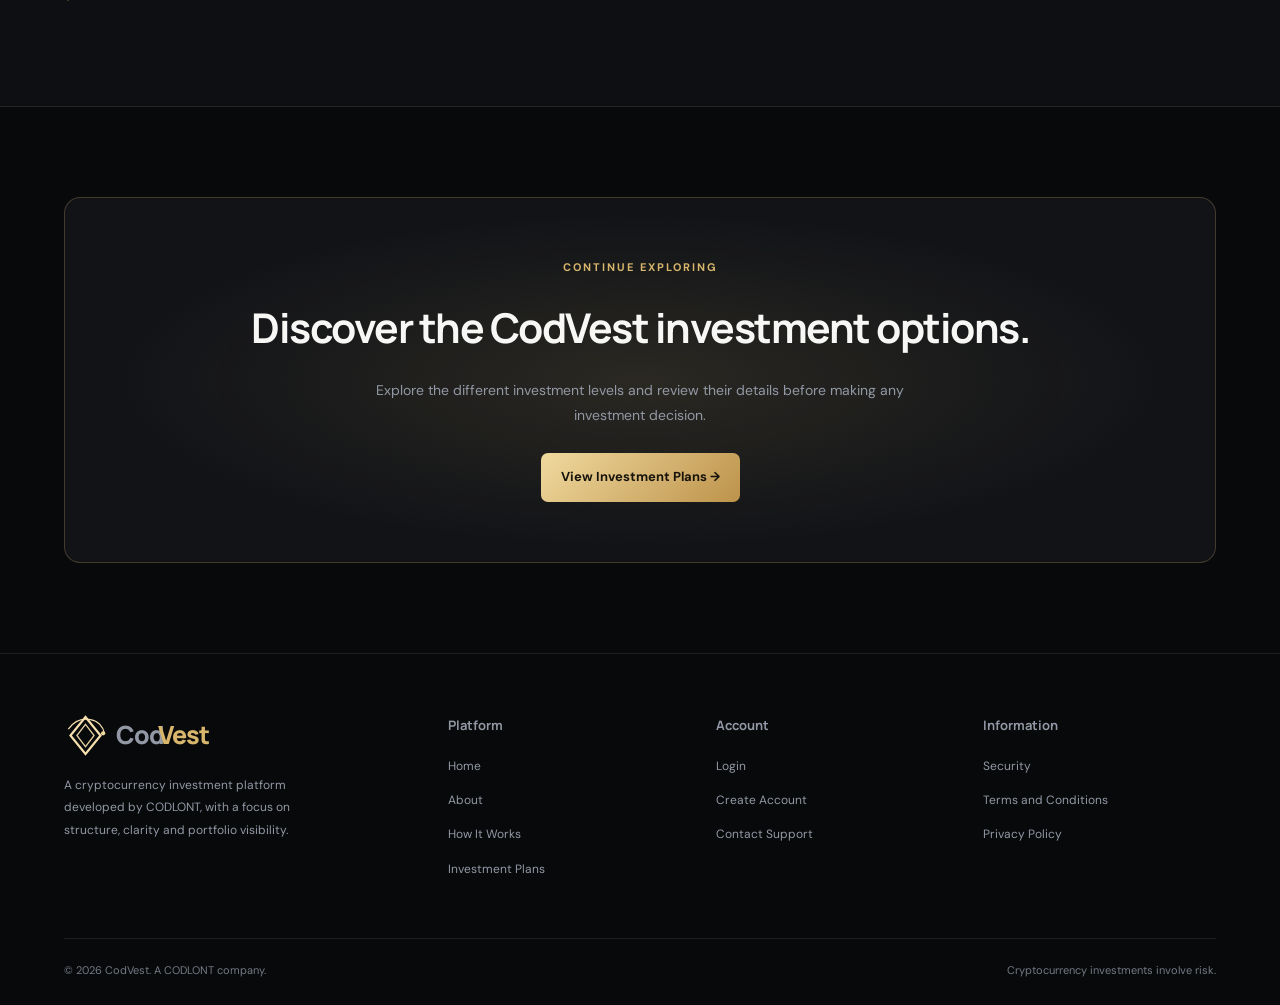
<file: how-it-works.html>
<!DOCTYPE html>
<html lang="en">
<head>
  <meta charset="UTF-8">
  <meta name="viewport" content="width=device-width, initial-scale=1.0">
  <meta name="theme-color" content="#08090b">
  <title>How It Works | CodVest</title>
<link rel="stylesheet" href="style.css">
  <link rel="preconnect" href="https://fonts.googleapis.com">
  <link rel="preconnect" href="https://fonts.gstatic.com" crossorigin>
  <link href="https://fonts.googleapis.com/css2?family=DM+Sans:wght@400;500;600;700&family=Manrope:wght@400;500;600;700;800&display=swap" rel="stylesheet">

  <style>
    :root {
      --bg: #08090b;
      --surface: #111317;
      --surface2: #171a20;
      --gold: #d8b66c;
      --gold-light: #f1dba5;
      --silver: #c6cbd3;
      --muted: #9299a5;
      --white: #f7f7f5;
      --border: rgba(255,255,255,.09);
    }

    * {
      margin: 0;
      padding: 0;
      box-sizing: border-box;
    }

    html { scroll-behavior: smooth; }

    body {
      background: var(--bg);
      color: var(--white);
      font-family: "DM Sans", sans-serif;
      overflow-x: hidden;
    }

    a {
      color: inherit;
      text-decoration: none;
    }

    .container {
      width: min(1160px, 90%);
      margin: auto;
    }

    header {
      position: sticky;
      top: 0;
      z-index: 100;
      background: rgba(8,9,11,.9);
      backdrop-filter: blur(18px);
      border-bottom: 1px solid var(--border);
    }

    .navbar {
      height: 82px;
      display: flex;
      align-items: center;
      justify-content: space-between;
    }

    .brand {
      display: flex;
      align-items: center;
      gap: 11px;
      font-family: "Manrope", sans-serif;
      font-size: 25px;
      font-weight: 800;
      letter-spacing: -1.2px;
    }

    .brand-symbol {
      width: 43px;
      height: 43px;
      flex-shrink: 0;
    }

    .brand span { color: var(--gold); }

    .nav-links {
      display: flex;
      align-items: center;
      gap: 25px;
      color: var(--silver);
      font-size: 13px;
    }

    .nav-links a:hover,
    .nav-links a.current {
      color: var(--gold-light);
    }

    .nav-actions {
      display: flex;
      gap: 12px;
    }

    .btn {
      display: inline-flex;
      justify-content: center;
      align-items: center;
      gap: 8px;
      padding: 13px 20px;
      border-radius: 7px;
      font-size: 13px;
      font-weight: 700;
      transition: .25s;
    }

    .btn-gold {
      background: linear-gradient(135deg, #f0d99e, #bd934b);
      color: #17130b;
    }

    .btn-gold:hover {
      transform: translateY(-2px);
      box-shadow: 0 8px 25px rgba(216,182,108,.2);
    }

    .btn-outline {
      border: 1px solid rgba(216,182,108,.5);
      color: var(--gold-light);
    }

    .menu-button {
      display: none;
      background: none;
      border: 0;
      color: white;
      font-size: 27px;
      cursor: pointer;
    }

    /* HERO */

    .page-hero {
      padding: 115px 0 105px;
      position: relative;
      overflow: hidden;
      background:
        radial-gradient(ellipse at 85% 40%, rgba(216,182,108,.13), transparent 40%),
        #0b0d10;
      border-bottom: 1px solid var(--border);
    }

    .page-hero::after {
      content: "";
      position: absolute;
      width: 390px;
      height: 390px;
      border: 1px solid rgba(216,182,108,.13);
      border-radius: 50%;
      right: -100px;
      top: 15px;
      box-shadow: 0 0 0 55px rgba(216,182,108,.025),
                  0 0 0 110px rgba(216,182,108,.018);
    }

    .hero-content {
      position: relative;
      z-index: 2;
      max-width: 720px;
    }

    .eyebrow {
      color: var(--gold-light);
      font-size: 11px;
      text-transform: uppercase;
      letter-spacing: 2px;
      margin-bottom: 22px;
    }

    h1, h2, h3 {
      font-family: "Manrope", sans-serif;
    }

    .page-hero h1 {
      font-size: clamp(43px, 6vw, 68px);
      letter-spacing: -3px;
      line-height: 1.12;
    }

    .page-hero h1 span { color: var(--gold); }

    .page-hero p {
      color: var(--muted);
      max-width: 600px;
      font-size: 15px;
      line-height: 1.9;
      margin-top: 24px;
    }

    section { padding: 95px 0; }

    .section-label {
      color: var(--gold);
      font-size: 11px;
      letter-spacing: 2px;
      text-transform: uppercase;
      font-weight: 700;
      margin-bottom: 17px;
    }

    .section-heading {
      font-size: clamp(30px, 4vw, 43px);
      line-height: 1.2;
      letter-spacing: -1.7px;
      margin-bottom: 18px;
    }

    .section-heading span { color: var(--gold); }

    .section-text {
      color: var(--muted);
      font-size: 14px;
      line-height: 1.9;
      max-width: 700px;
    }

    /* PROCESS */

    .process-section {
      background: #0d0f12;
      border-bottom: 1px solid var(--border);
    }

    .process-list {
      margin-top: 48px;
      display: grid;
      gap: 17px;
    }

    .process-card {
      display: grid;
      grid-template-columns: 90px 1fr;
      gap: 25px;
      align-items: start;
      padding: 30px;
      border: 1px solid var(--border);
      border-radius: 13px;
      background: linear-gradient(120deg, #171a20, #101216);
      transition: .25s;
    }

    .process-card:hover {
      border-color: rgba(216,182,108,.4);
      transform: translateX(4px);
    }

    .process-number {
      width: 64px;
      height: 64px;
      display: grid;
      place-items: center;
      border: 1px solid rgba(216,182,108,.35);
      background: rgba(216,182,108,.08);
      color: var(--gold-light);
      border-radius: 12px;
      font-family: "Manrope", sans-serif;
      font-size: 19px;
      font-weight: 800;
    }

    .process-card h3 {
      font-size: 20px;
      margin: 5px 0 12px;
    }

    .process-card p {
      color: var(--muted);
      font-size: 13px;
      line-height: 1.9;
      max-width: 760px;
    }

    .process-tag {
      display: inline-block;
      color: var(--gold);
      font-size: 10px;
      letter-spacing: 1.5px;
      margin-top: 14px;
      font-weight: 700;
    }

    /* INVESTMENT FLOW */

    .flow-grid {
      display: grid;
      grid-template-columns: repeat(3, 1fr);
      gap: 18px;
      margin-top: 40px;
    }

    .flow-card {
      padding: 29px;
      background: var(--surface);
      border: 1px solid var(--border);
      border-radius: 12px;
    }

    .flow-icon {
      width: 43px;
      height: 43px;
      display: grid;
      place-items: center;
      background: rgba(216,182,108,.1);
      border: 1px solid rgba(216,182,108,.2);
      color: var(--gold);
      border-radius: 10px;
      font-size: 19px;
      margin-bottom: 22px;
    }

    .flow-card h3 {
      font-size: 17px;
      margin-bottom: 12px;
    }

    .flow-card p {
      color: var(--muted);
      font-size: 12px;
      line-height: 1.8;
    }

    /* IMPORTANT INFORMATION */

    .information-section {
      background: #0d0f12;
      border-top: 1px solid var(--border);
      border-bottom: 1px solid var(--border);
    }

    .information-grid {
      display: grid;
      grid-template-columns: 1fr 1fr;
      gap: 35px;
      align-items: center;
    }

    .information-box {
      padding: 35px;
      border: 1px solid rgba(216,182,108,.25);
      border-radius: 13px;
      background: linear-gradient(145deg, rgba(216,182,108,.09), #111317);
    }

    .information-box h3 {
      font-size: 21px;
      margin-bottom: 16px;
    }

    .information-box p {
      color: var(--muted);
      font-size: 13px;
      line-height: 1.9;
    }

    .check-list {
      display: grid;
      gap: 18px;
      margin-top: 25px;
    }

    .check-item {
      display: flex;
      gap: 13px;
      align-items: flex-start;
      color: var(--silver);
      font-size: 13px;
      line-height: 1.7;
    }

    .check-item span {
      color: var(--gold);
      font-size: 17px;
    }

    /* CTA */

    .cta-section { padding: 90px 0; }

    .cta-box {
      padding: 60px 30px;
      text-align: center;
      border: 1px solid rgba(216,182,108,.25);
      border-radius: 16px;
      background:
        radial-gradient(ellipse at center, rgba(216,182,108,.13), transparent 65%),
        #111317;
    }

    .cta-box h2 {
      font-size: clamp(29px, 4vw, 41px);
      letter-spacing: -1.5px;
      margin-bottom: 15px;
    }

    .cta-box p {
      color: var(--muted);
      max-width: 580px;
      margin: 0 auto 25px;
      font-size: 14px;
      line-height: 1.8;
    }

    /* FOOTER */

    footer { padding: 60px 0 25px; }

    .footer-grid {
      display: grid;
      grid-template-columns: 1.5fr 1fr 1fr 1fr;
      gap: 35px;
      padding-bottom: 45px;
    }

    .footer-about p {
      color: var(--muted);
      font-size: 12px;
      line-height: 1.9;
      max-width: 280px;
      margin-top: 17px;
    }

    .footer-column h3 {
      font-size: 13px;
      margin-bottom: 20px;
    }

    .footer-column a {
      display: block;
      color: var(--muted);
      font-size: 12px;
      margin-bottom: 14px;
    }

    .footer-column a:hover { color: var(--gold); }

    .footer-bottom {
      border-top: 1px solid var(--border);
      padding-top: 22px;
      display: flex;
      justify-content: space-between;
      gap: 15px;
      flex-wrap: wrap;
      color: #747b85;
      font-size: 11px;
    }

    @media (max-width: 950px) {
      .nav-links { gap: 13px; }
      .flow-grid { grid-template-columns: repeat(2, 1fr); }
    }

    @media (max-width: 760px) {
      .navbar { height: 72px; }

      .menu-button { display: block; }

      .nav-links {
        display: none;
        position: absolute;
        top: 72px;
        left: 0;
        width: 100%;
        padding: 24px 5%;
        background: #101216;
        border-bottom: 1px solid var(--border);
        flex-direction: column;
        align-items: flex-start;
        gap: 22px;
      }

      .nav-links.active { display: flex; }

      .nav-actions .btn-outline { display: none; }

      .nav-actions .btn {
        padding: 10px 13px;
        font-size: 11px;
      }

      .brand { font-size: 22px; }
      .brand-symbol { width: 37px; height: 37px; }

      .page-hero { padding: 85px 0; }
      .page-hero h1 { letter-spacing: -2px; }

      section { padding: 70px 0; }

      .process-card {
        grid-template-columns: 60px 1fr;
        gap: 17px;
        padding: 22px;
      }

      .process-number {
        width: 52px;
        height: 52px;
        font-size: 16px;
      }

      .information-grid { grid-template-columns: 1fr; }
      .flow-grid { grid-template-columns: 1fr; }

      .footer-grid {
        grid-template-columns: 1fr 1fr;
        gap: 35px 20px;
      }

      .footer-about { grid-column: 1 / -1; }
    }

    @media (max-width: 430px) {
      .process-card {
        grid-template-columns: 1fr;
      }

      .information-box { padding: 25px; }
      .cta-box { padding: 45px 20px; }
    }
  </style>
</head>

<body>

  <header>
    <div class="container navbar">

      <a href="index.html" class="brand">
        <svg class="brand-symbol" viewBox="0 0 100 100" fill="none" xmlns="http://www.w3.org/2000/svg" aria-label="CodVest logo">
          <defs>
            <linearGradient id="goldGradient" x1="10" y1="10" x2="90" y2="90">
              <stop stop-color="#F4DFAD"/>
              <stop offset="1" stop-color="#A47B35"/>
            </linearGradient>
          </defs>
          <path d="M50 7L85 50L50 93L15 50L50 7Z" stroke="url(#goldGradient)" stroke-width="5" stroke-linejoin="round"/>
          <path d="M50 24L70 50L50 76L30 50L50 24Z" stroke="#E5D1A1" stroke-width="3"/>
          <path d="M10 35C23 17 42 9 62 13C79 16 91 29 94 45" stroke="url(#goldGradient)" stroke-width="3" stroke-linecap="round"/>
          <circle cx="91" cy="45" r="5" fill="#F0D99C"/>
        </svg>
        Cod<span>Vest</span>
      </a>

      <nav class="nav-links" id="navLinks">
        <a href="index.html">Home</a>
        <a href="about.html">About</a>
        <a href="how-it-works.html" class="current">How It Works</a>
        <a href="investment-plans.html">Investment Plans</a>
        <a href="security.html">Security</a>
        <a href="contact.html">Contact</a>
      </nav>

      <div class="nav-actions">
        <a href="login.html" class="btn btn-outline">Login</a>
        <a href="register.html" class="btn btn-gold">Get Started</a>
      </div>

      <button class="menu-button" id="menuButton" aria-label="Open navigation menu" aria-expanded="false">☰</button>

    </div>
  </header>

  <main>

    <!-- HERO -->
    <section class="page-hero">
      <div class="container">
        <div class="hero-content">
          <div class="eyebrow">The CodVest process</div>
          <h1>Understand the process. <span>Know each step.</span></h1>
          <p>
            Explore how the CodVest investment journey is intended to work,
            from account registration and verification to investment
            information and portfolio monitoring.
          </p>
        </div>
      </div>
    </section>

    <!-- MAIN PROCESS -->
    <section class="process-section">
      <div class="container">

        <div class="section-label">Your journey</div>
        <h2 class="section-heading">Four steps to <span>get started.</span></h2>
        <p class="section-text">
          The following outlines the intended customer journey. Access to
          investment services will depend on eligibility, verification,
          applicable approvals and the availability of live services.
        </p>

        <div class="process-list">

          <div class="process-card">
            <div class="process-number">01</div>
            <div>
              <h3>Create your account</h3>
              <p>
                Start by providing the information requested during
                registration. Use accurate details and create secure
                account credentials. Registration alone does not mean
                you are approved to invest.
              </p>
              <span class="process-tag">ACCOUNT REGISTRATION</span>
            </div>
          </div>

          <div class="process-card">
            <div class="process-number">02</div>
            <div>
              <h3>Complete identity verification</h3>
              <p>
                Complete the applicable identity, eligibility and
                compliance checks. Additional information may be
                requested before an account can access investment
                services.
              </p>
              <span class="process-tag">IDENTITY AND ELIGIBILITY</span>
            </div>
          </div>

          <div class="process-card">
            <div class="process-number">03</div>
            <div>
              <h3>Review investment options</h3>
              <p>
                Review the available investment arrangements, minimum
                amounts, fees, holding periods, withdrawal conditions
                and associated risks. Make sure you understand the
                terms before deciding whether to proceed.
              </p>
              <span class="process-tag">INVESTMENT INFORMATION</span>
            </div>
          </div>

          <div class="process-card">
            <div class="process-number">04</div>
            <div>
              <h3>Monitor your portfolio</h3>
              <p>
                Where live investment services are available, use your
                account to review recorded deposits, withdrawals,
                investment positions and other relevant account
                information.
              </p>
              <span class="process-tag">ACCOUNT MONITORING</span>
            </div>
          </div>

        </div>

      </div>
    </section>

    <!-- PLATFORM FEATURES -->
    <section>
      <div class="container">

        <div class="section-label">Platform experience</div>
        <h2 class="section-heading">A platform designed around <span>visibility.</span></h2>
        <p class="section-text">
          CodVest is being developed with a focus on making important
          account information easier to access and understand.
        </p>

        <div class="flow-grid">

          <div class="flow-card">
            <div class="flow-icon">◎</div>
            <h3>Personal account</h3>
            <p>
              A dedicated account area for user information, account
              status and relevant platform activity.
            </p>
          </div>

          <div class="flow-card">
            <div class="flow-icon">◈</div>
            <h3>Investment records</h3>
            <p>
              A clear record of investment transactions and positions,
              based on verified account and asset information.
            </p>
          </div>

          <div class="flow-card">
            <div class="flow-icon">⌁</div>
            <h3>Activity history</h3>
            <p>
              Access relevant records of deposits, withdrawals and
              other account transactions.
            </p>
          </div>

          <div class="flow-card">
            <div class="flow-icon">▤</div>
            <h3>Investment information</h3>
            <p>
              Review relevant terms, fees, investment details and
              risk disclosures before making decisions.
            </p>
          </div>

          <div class="flow-card">
            <div class="flow-icon">⌑</div>
            <h3>Account security</h3>
            <p>
              Account access should use appropriate security
              controls and protection measures.
            </p>
          </div>

          <div class="flow-card">
            <div class="flow-icon">✧</div>
            <h3>Customer support</h3>
            <p>
              Access the appropriate support channel for questions
              about your account and platform information.
            </p>
          </div>

        </div>

      </div>
    </section>

    <!-- BEFORE INVESTING -->
    <section class="information-section">
      <div class="container information-grid">

        <div>
          <div class="section-label">Before you invest</div>
          <h2 class="section-heading">Make informed <span>decisions.</span></h2>
          <p class="section-text">
            Cryptocurrency is a high-risk asset class. Prices can
            change rapidly, markets can become illiquid and losses
            can occur. Take time to understand the investment and
            its conditions before committing money.
          </p>

          <div class="check-list">
            <div class="check-item">
              <span>✓</span>
              <p>Read all investment terms and conditions.</p>
            </div>
            <div class="check-item">
              <span>✓</span>
              <p>Understand fees, withdrawal rules and applicable timeframes.</p>
            </div>
            <div class="check-item">
              <span>✓</span>
              <p>Understand the possibility of losing your invested capital.</p>
            </div>
            <div class="check-item">
              <span>✓</span>
              <p>Only use official CodVest communication and account channels.</p>
            </div>
          </div>
        </div>

        <div class="information-box">
          <h3>Important investment notice</h3>
          <p>
            No investment return is guaranteed. Cryptocurrency investments
            can lose value, including the possibility of losing the entire
            amount invested. Past performance does not predict future
            results.
            <br><br>
            Do not deposit funds until the relevant investment service,
            its legal status, custody arrangements, fees and withdrawal
            conditions have been clearly explained and independently
            verified.
          </p>
        </div>

      </div>
    </section>

    <!-- CTA -->
    <section class="cta-section">
      <div class="container">
        <div class="cta-box">
          <div class="section-label">Continue exploring</div>
          <h2>Discover the CodVest investment options.</h2>
          <p>
            Explore the different investment levels and review their
            details before making any investment decision.
          </p>
          <a href="investment-plans.html" class="btn btn-gold">
            View Investment Plans →
          </a>
        </div>
      </div>
    </section>

  </main>

  <footer>
    <div class="container">

      <div class="footer-grid">

        <div class="footer-about">
          <a href="index.html" class="brand">
            <svg class="brand-symbol" viewBox="0 0 100 100" fill="none" xmlns="http://www.w3.org/2000/svg">
              <defs>
                <linearGradient id="footerGold" x1="10" y1="10" x2="90" y2="90">
                  <stop stop-color="#F4DFAD"/>
                  <stop offset="1" stop-color="#A47B35"/>
                </linearGradient>
              </defs>
              <path d="M50 7L85 50L50 93L15 50L50 7Z" stroke="url(#footerGold)" stroke-width="5"/>
              <path d="M50 24L70 50L50 76L30 50L50 24Z" stroke="#E5D1A1" stroke-width="3"/>
              <path d="M10 35C23 17 42 9 62 13C79 16 91 29 94 45" stroke="url(#footerGold)" stroke-width="3"/>
              <circle cx="91" cy="45" r="5" fill="#F0D99C"/>
            </svg>
            Cod<span>Vest</span>
          </a>
          <p>
            A cryptocurrency investment platform developed by CODLONT,
            with a focus on structure, clarity and portfolio visibility.
          </p>
        </div>

        <div class="footer-column">
          <h3>Platform</h3>
          <a href="index.html">Home</a>
          <a href="about.html">About</a>
          <a href="how-it-works.html">How It Works</a>
          <a href="investment-plans.html">Investment Plans</a>
        </div>

        <div class="footer-column">
          <h3>Account</h3>
          <a href="login.html">Login</a>
          <a href="register.html">Create Account</a>
          <a href="contact.html">Contact Support</a>
        </div>

        <div class="footer-column">
          <h3>Information</h3>
          <a href="security.html">Security</a>
          <a href="terms.html">Terms and Conditions</a>
          <a href="privacy.html">Privacy Policy</a>
        </div>

      </div>

      <div class="footer-bottom">
        <span>© <span id="year"></span> CodVest. A CODLONT company.</span>
        <span>Cryptocurrency investments involve risk.</span>
      </div>

    </div>
  </footer>

  <script>
    const menuButton = document.getElementById("menuButton");
    const navLinks = document.getElementById("navLinks");

    menuButton.addEventListener("click", () => {
      const isOpen = navLinks.classList.toggle("active");
      menuButton.setAttribute("aria-expanded", String(isOpen));
      menuButton.textContent = isOpen ? "✕" : "☰";
    });

    navLinks.querySelectorAll("a").forEach(link => {
      link.addEventListener("click", () => {
        navLinks.classList.remove("active");
        menuButton.setAttribute("aria-expanded", "false");
        menuButton.textContent = "☰";
      });
    });

    document.getElementById("year").textContent = new Date().getFullYear();
  </script>

</body>
</html>
</file>
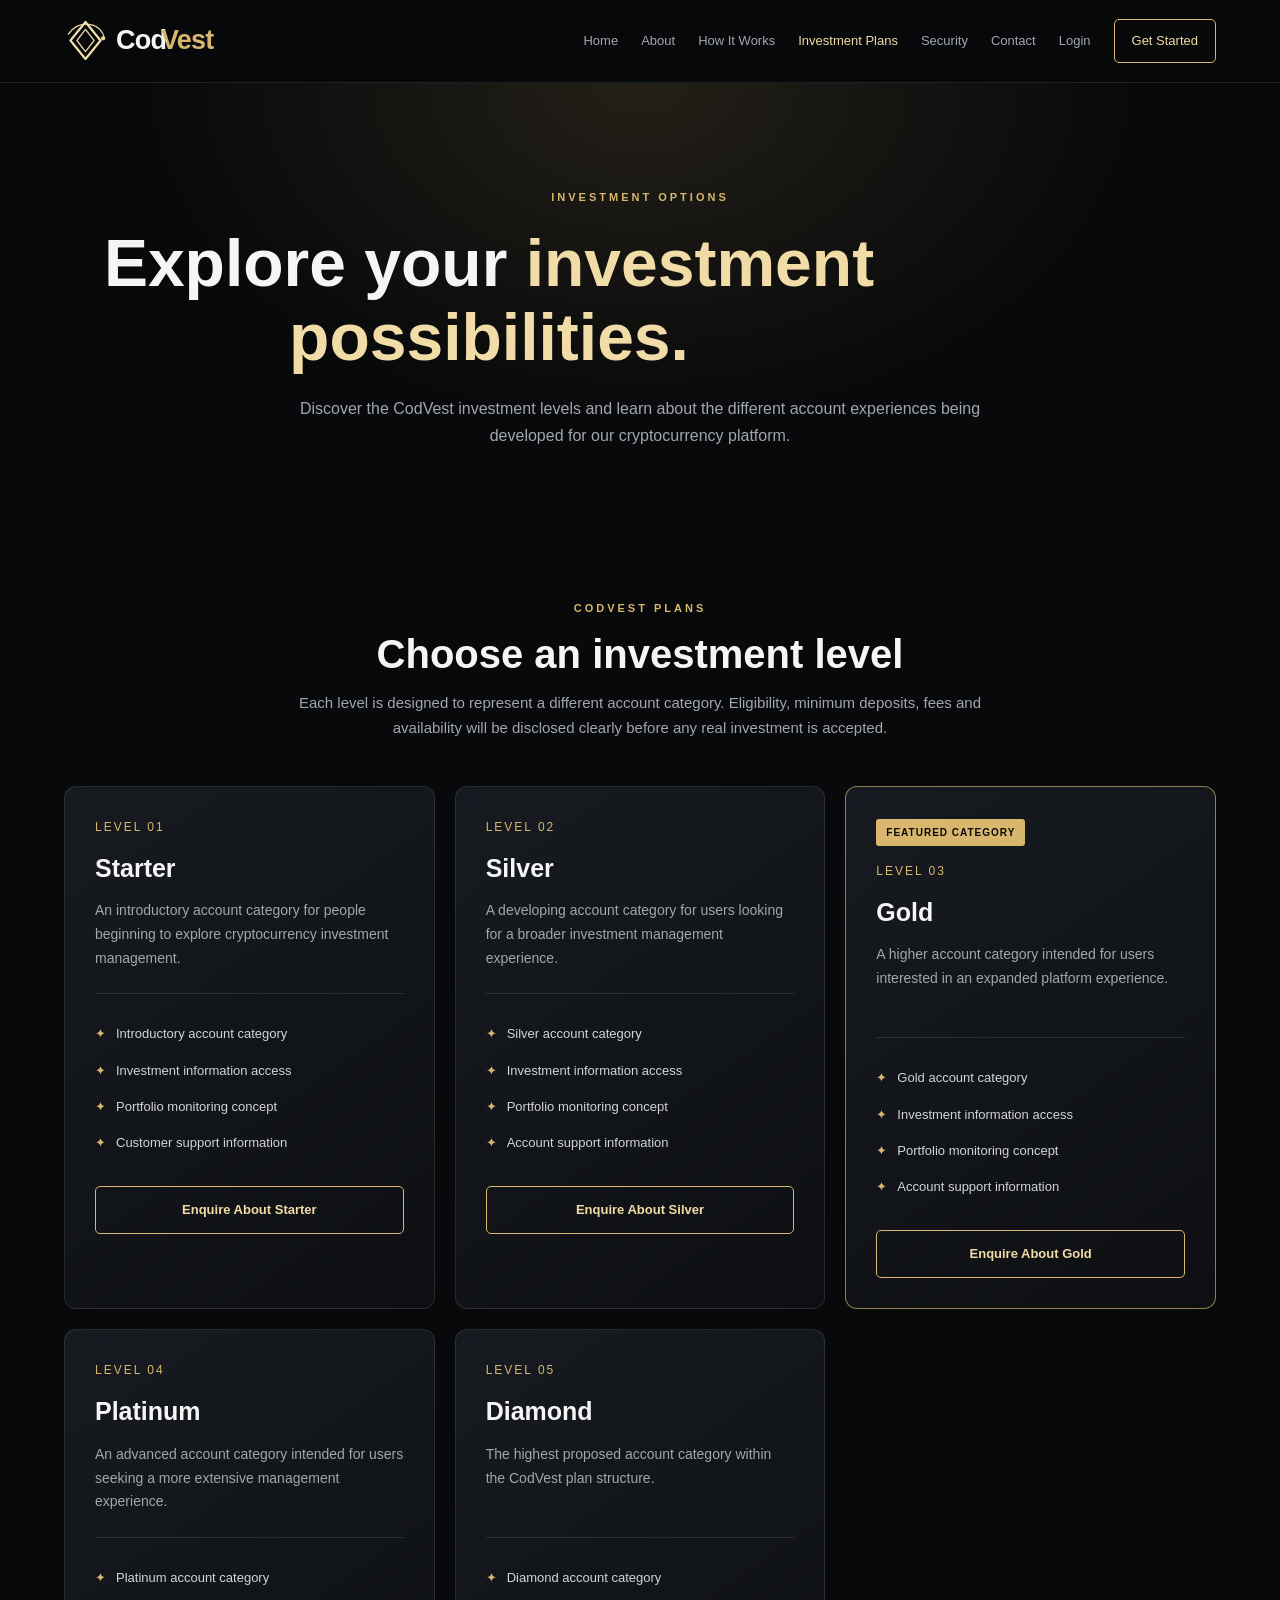
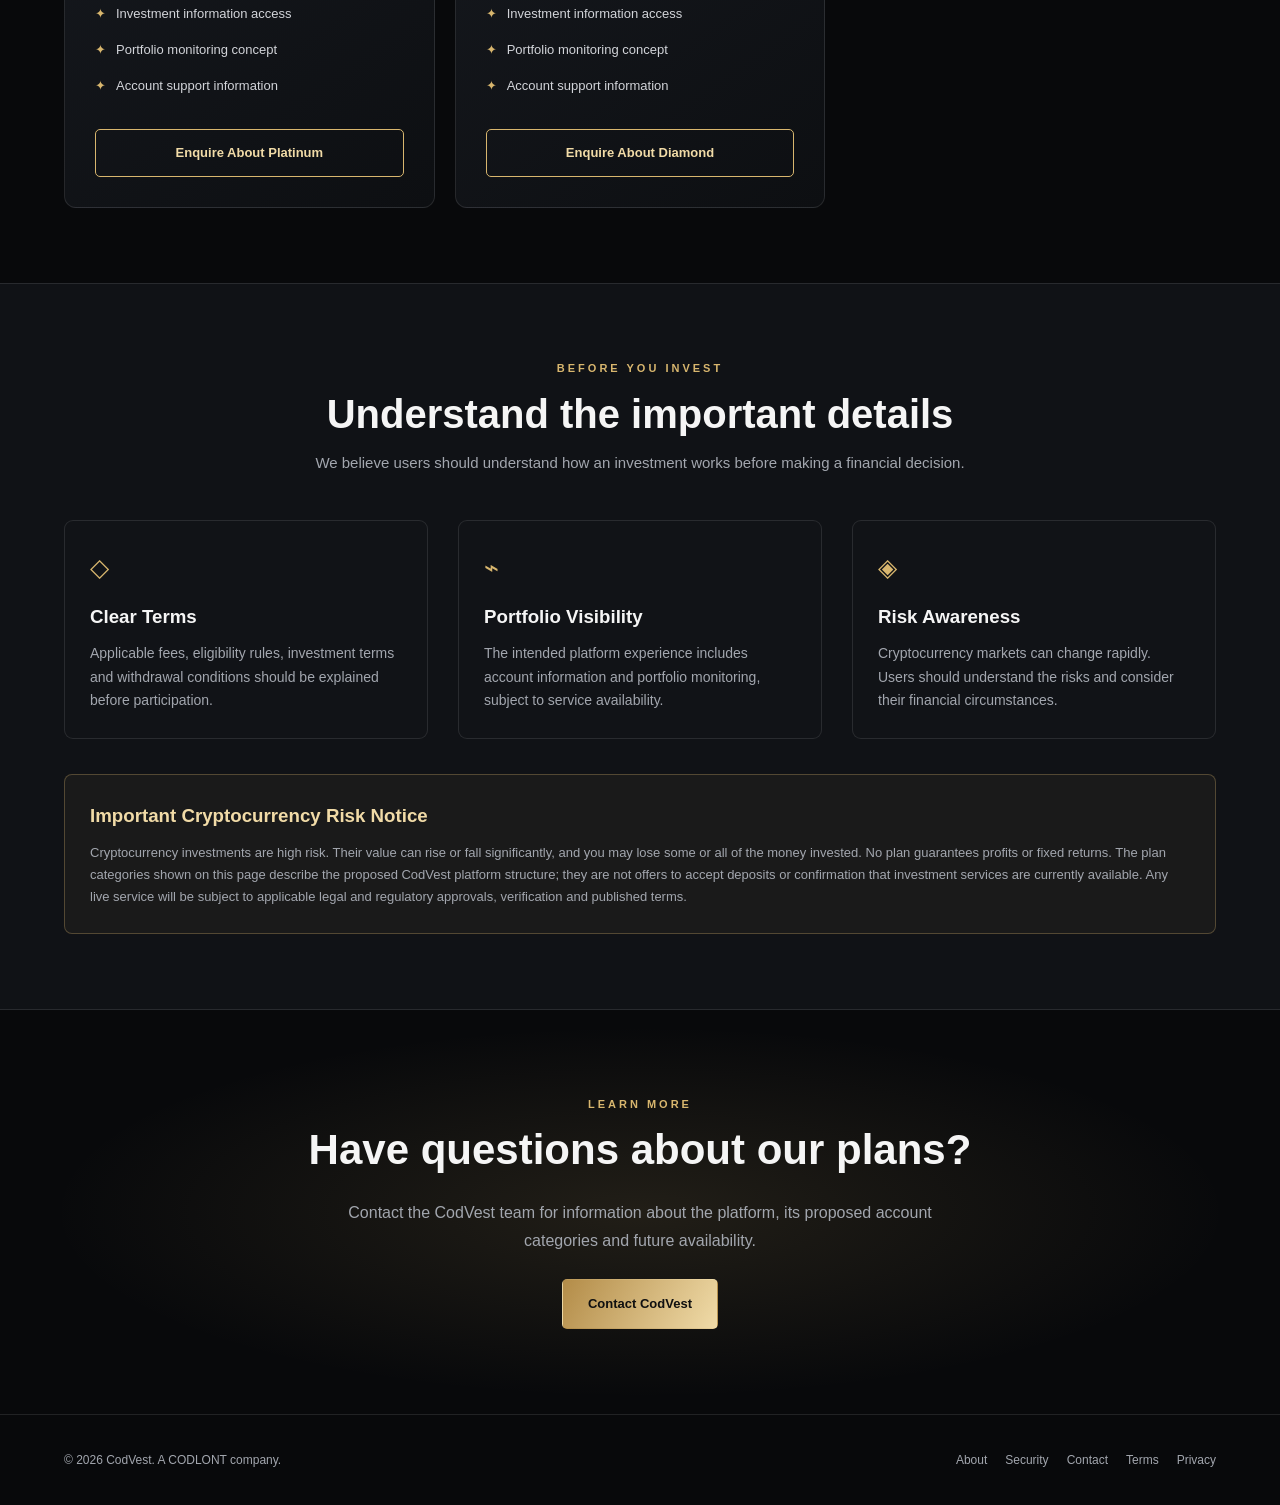
<file: investment-plans.html>
<!DOCTYPE html>
<html lang="en">
<head>
  <meta charset="UTF-8">
  <meta name="viewport" content="width=device-width, initial-scale=1.0">
  <meta name="theme-color" content="#08090b">
  <title>Investment Plans | CodVest</title>
  <link rel="stylesheet" href="style.css">
  <meta name="description" content="Explore CodVest cryptocurrency investment levels and learn about the features of each option.">
  <style>

    :root {
      --bg: #08090b;
      --panel: #111317;
      --panel-light: #171a20;
      --gold: #d8b66e;
      --gold-light: #f1dba7;
      --silver: #c7cbd2;
      --text: #f5f5f5;
      --muted: #a2a6ae;
      --border: rgba(255,255,255,.1);
    }

    * { box-sizing: border-box; margin: 0; padding: 0; }

    html { scroll-behavior: smooth; }

    body {
      background: var(--bg);
      color: var(--text);
      font-family: Arial, Helvetica, sans-serif;
      line-height: 1.7;
    }

    a { color: inherit; text-decoration: none; }

    .container {
      width: min(1160px, 90%);
      margin: auto;
    }

    header {
      position: sticky;
      top: 0;
      z-index: 100;
      background: rgba(8,9,11,.94);
      backdrop-filter: blur(15px);
      border-bottom: 1px solid var(--border);
    }

    .nav {
      min-height: 82px;
      display: flex;
      align-items: center;
      justify-content: space-between;
      gap: 25px;
    }

    .brand {
      display: flex;
      align-items: center;
      gap: 11px;
      font-size: 27px;
      font-weight: 800;
      letter-spacing: -.8px;
    }

    .brand span { color: var(--gold); }

    .brand-symbol { width: 43px; height: 43px; }

    .nav-links {
      display: flex;
      align-items: center;
      gap: 23px;
      font-size: 13px;
      color: var(--muted);
    }

    .nav-links a:hover,
    .nav-links a.active { color: var(--gold-light); }

    .nav-button {
      border: 1px solid var(--gold);
      padding: 10px 17px;
      border-radius: 5px;
      color: var(--gold-light) !important;
    }

    .menu-button {
      display: none;
      color: var(--gold);
      font-size: 28px;
      background: none;
      border: 0;
      cursor: pointer;
    }

    .hero {
      padding: 105px 0 75px;
      text-align: center;
      background:
        radial-gradient(ellipse at 50% 0%, rgba(216,182,110,.13), transparent 55%);
    }

    .eyebrow {
      color: var(--gold);
      text-transform: uppercase;
      letter-spacing: 3px;
      font-size: 11px;
      font-weight: bold;
    }

    h1 {
      font-size: clamp(38px, 6vw, 66px);
      line-height: 1.12;
      margin: 20px auto;
      max-width: 850px;
    }

    h1 span { color: var(--gold-light); }

    .hero p {
      color: var(--muted);
      max-width: 690px;
      margin: 0 auto;
      font-size: 16px;
    }

    .section { padding: 75px 0; }

    .section-heading {
      text-align: center;
      max-width: 720px;
      margin: 0 auto 45px;
    }

    .section-heading h2 {
      font-size: clamp(28px, 4vw, 40px);
      margin: 12px 0;
    }

    .section-heading p { color: var(--muted); }

    .plans {
      display: grid;
      grid-template-columns: repeat(3, 1fr);
      gap: 20px;
    }

    .plan-card {
      background: linear-gradient(145deg, #171a20, #0d0f12);
      border: 1px solid var(--border);
      border-radius: 12px;
      padding: 30px;
      position: relative;
      overflow: hidden;
      transition: .25s ease;
    }

    .plan-card:hover {
      transform: translateY(-6px);
      border-color: rgba(216,182,110,.6);
    }

    .plan-card.featured {
      border-color: rgba(216,182,110,.65);
    }

    .plan-card h3 {
      font-size: 25px;
      margin: 10px 0;
    }

    .plan-card p {
      color: var(--muted);
      font-size: 14px;
      min-height: 72px;
    }

    .plan-number {
      color: var(--gold);
      font-size: 12px;
      letter-spacing: 2px;
      text-transform: uppercase;
    }

    .plan-line {
      height: 1px;
      background: var(--border);
      margin: 22px 0;
    }

    .plan-features {
      list-style: none;
      margin-bottom: 25px;
    }

    .plan-features li {
      color: #d2d4d9;
      font-size: 13px;
      padding: 7px 0;
    }

    .plan-features li::before {
      content: "✦";
      color: var(--gold);
      margin-right: 10px;
    }

    .plan-link {
      display: block;
      text-align: center;
      border: 1px solid var(--gold);
      color: var(--gold-light);
      padding: 12px;
      border-radius: 5px;
      font-size: 13px;
      font-weight: bold;
      transition: .2s;
    }

    .plan-link:hover {
      background: var(--gold);
      color: #090909;
    }

    .featured-label {
      display: inline-block;
      color: #090909;
      background: var(--gold);
      padding: 5px 10px;
      border-radius: 3px;
      font-size: 10px;
      font-weight: bold;
      letter-spacing: 1px;
    }

    .information {
      background: #101216;
      border-top: 1px solid var(--border);
      border-bottom: 1px solid var(--border);
    }

    .information-grid {
      display: grid;
      grid-template-columns: repeat(3, 1fr);
      gap: 30px;
    }

    .info-card {
      padding: 25px;
      background: var(--panel);
      border: 1px solid var(--border);
      border-radius: 9px;
    }

    .info-icon {
      font-size: 25px;
      color: var(--gold);
      margin-bottom: 12px;
    }

    .info-card h3 { margin-bottom: 9px; }

    .info-card p {
      color: var(--muted);
      font-size: 14px;
    }

    .risk-box {
      margin-top: 35px;
      padding: 25px;
      border: 1px solid rgba(216,182,110,.3);
      border-radius: 8px;
      background: rgba(216,182,110,.05);
    }

    .risk-box h3 {
      color: var(--gold-light);
      margin-bottom: 10px;
    }

    .risk-box p {
      color: var(--muted);
      font-size: 13px;
    }

    .cta {
      text-align: center;
      padding: 85px 20px;
      background: radial-gradient(ellipse at center, rgba(216,182,110,.12), transparent 65%);
    }

    .cta h2 {
      font-size: clamp(29px, 4vw, 42px);
      margin-bottom: 14px;
    }

    .cta p {
      color: var(--muted);
      max-width: 600px;
      margin: 0 auto 25px;
    }

    .gold-button {
      display: inline-block;
      background: linear-gradient(120deg, #b38c48, #f0dba8);
      color: #101010;
      padding: 13px 25px;
      border-radius: 5px;
      font-size: 13px;
      font-weight: bold;
    }

    footer {
      border-top: 1px solid var(--border);
      padding: 35px 0;
      color: var(--muted);
      font-size: 12px;
    }

    .footer-content {
      display: flex;
      justify-content: space-between;
      flex-wrap: wrap;
      gap: 20px;
    }

    .footer-links {
      display: flex;
      gap: 18px;
      flex-wrap: wrap;
    }

    .footer-links a:hover { color: var(--gold); }

    @media (max-width: 900px) {
      .nav-links {
        display: none;
        position: absolute;
        top: 82px;
        left: 0;
        width: 100%;
        background: #0d0f12;
        padding: 25px 5%;
        flex-direction: column;
        align-items: flex-start;
        border-bottom: 1px solid var(--border);
      }

      .nav-links.show { display: flex; }
      .menu-button { display: block; }
      .plans { grid-template-columns: repeat(2, 1fr); }
      .information-grid { grid-template-columns: 1fr; }
    }

    @media (max-width: 600px) {
      .plans { grid-template-columns: 1fr; }
      .hero { padding: 75px 0 55px; }
      .section { padding: 55px 0; }
      .plan-card p { min-height: auto; }
      .brand { font-size: 24px; }
      .brand-symbol { width: 39px; height: 39px; }
      .footer-content { flex-direction: column; }
    }
  </style>
</head>

<body>

<header>
  <div class="container nav">
    <a href="index.html" class="brand">
      <svg class="brand-symbol" viewBox="0 0 100 100" fill="none" xmlns="http://www.w3.org/2000/svg" aria-label="CodVest logo">
        <defs>
          <linearGradient id="goldGradient" x1="10" y1="10" x2="90" y2="90">
            <stop stop-color="#F4DFAD"/>
            <stop offset="1" stop-color="#A47B35"/>
          </linearGradient>
        </defs>
        <path d="M50 7L85 50L50 93L15 50L50 7Z" stroke="url(#goldGradient)" stroke-width="5" stroke-linejoin="round"/>
        <path d="M50 24L70 50L50 76L30 50L50 24Z" stroke="#E5D1A1" stroke-width="3" stroke-linejoin="round"/>
        <path d="M10 35C23 17 42 9 62 13C79 16 91 29 94 45" stroke="url(#goldGradient)" stroke-width="3" stroke-linecap="round"/>
        <circle cx="91" cy="45" r="5" fill="#F0D99C"/>
      </svg>
      Cod<span>Vest</span>
    </a>

    <button class="menu-button" id="menuButton" aria-label="Open navigation menu">☰</button>

    <nav class="nav-links" id="navLinks">
      <a href="index.html">Home</a>
      <a href="about.html">About</a>
      <a href="how-it-works.html">How It Works</a>
      <a href="investment-plans.html" class="active">Investment Plans</a>
      <a href="security.html">Security</a>
      <a href="contact.html">Contact</a>
      <a href="login.html">Login</a>
      <a href="register.html" class="nav-button">Get Started</a>
    </nav>
  </div>
</header>

<main>
  <section class="hero">
    <div class="container">
      <div class="eyebrow">Investment Options</div>
      <h1>Explore your <span>investment possibilities.</span></h1>
      <p>
        Discover the CodVest investment levels and learn about the different
        account experiences being developed for our cryptocurrency platform.
      </p>
    </div>
  </section>

  <section class="section">
    <div class="container">
      <div class="section-heading">
        <div class="eyebrow">CodVest Plans</div>
        <h2>Choose an investment level</h2>
        <p>
          Each level is designed to represent a different account category.
          Eligibility, minimum deposits, fees and availability will be disclosed
          clearly before any real investment is accepted.
        </p>
      </div>

      <div class="plans">

        <article class="plan-card">
          <div class="plan-number">Level 01</div>
          <h3>Starter</h3>
          <p>
            An introductory account category for people beginning to explore
            cryptocurrency investment management.
          </p>
          <div class="plan-line"></div>
          <ul class="plan-features">
            <li>Introductory account category</li>
            <li>Investment information access</li>
            <li>Portfolio monitoring concept</li>
            <li>Customer support information</li>
          </ul>
          <a href="contact.html" class="plan-link">Enquire About Starter</a>
        </article>

        <article class="plan-card">
          <div class="plan-number">Level 02</div>
          <h3>Silver</h3>
          <p>
            A developing account category for users looking for a broader
            investment management experience.
          </p>
          <div class="plan-line"></div>
          <ul class="plan-features">
            <li>Silver account category</li>
            <li>Investment information access</li>
            <li>Portfolio monitoring concept</li>
            <li>Account support information</li>
          </ul>
          <a href="contact.html" class="plan-link">Enquire About Silver</a>
        </article>

        <article class="plan-card featured">
          <div class="featured-label">FEATURED CATEGORY</div>
          <div class="plan-number" style="margin-top:15px;">Level 03</div>
          <h3>Gold</h3>
          <p>
            A higher account category intended for users interested in an
            expanded platform experience.
          </p>
          <div class="plan-line"></div>
          <ul class="plan-features">
            <li>Gold account category</li>
            <li>Investment information access</li>
            <li>Portfolio monitoring concept</li>
            <li>Account support information</li>
          </ul>
          <a href="contact.html" class="plan-link">Enquire About Gold</a>
        </article>

        <article class="plan-card">
          <div class="plan-number">Level 04</div>
          <h3>Platinum</h3>
          <p>
            An advanced account category intended for users seeking a more
            extensive management experience.
          </p>
          <div class="plan-line"></div>
          <ul class="plan-features">
            <li>Platinum account category</li>
            <li>Investment information access</li>
            <li>Portfolio monitoring concept</li>
            <li>Account support information</li>
          </ul>
          <a href="contact.html" class="plan-link">Enquire About Platinum</a>
        </article>

        <article class="plan-card">
          <div class="plan-number">Level 05</div>
          <h3>Diamond</h3>
          <p>
            The highest proposed account category within the CodVest plan
            structure.
          </p>
          <div class="plan-line"></div>
          <ul class="plan-features">
            <li>Diamond account category</li>
            <li>Investment information access</li>
            <li>Portfolio monitoring concept</li>
            <li>Account support information</li>
          </ul>
          <a href="contact.html" class="plan-link">Enquire About Diamond</a>
        </article>

      </div>
    </div>
  </section>

  <section class="section information">
    <div class="container">
      <div class="section-heading">
        <div class="eyebrow">Before You Invest</div>
        <h2>Understand the important details</h2>
        <p>
          We believe users should understand how an investment works before
          making a financial decision.
        </p>
      </div>

      <div class="information-grid">
        <article class="info-card">
          <div class="info-icon">◇</div>
          <h3>Clear Terms</h3>
          <p>
            Applicable fees, eligibility rules, investment terms and withdrawal
            conditions should be explained before participation.
          </p>
        </article>

        <article class="info-card">
          <div class="info-icon">⌁</div>
          <h3>Portfolio Visibility</h3>
          <p>
            The intended platform experience includes account information and
            portfolio monitoring, subject to service availability.
          </p>
        </article>

        <article class="info-card">
          <div class="info-icon">◈</div>
          <h3>Risk Awareness</h3>
          <p>
            Cryptocurrency markets can change rapidly. Users should understand
            the risks and consider their financial circumstances.
          </p>
        </article>
      </div>

      <div class="risk-box">
        <h3>Important Cryptocurrency Risk Notice</h3>
        <p>
          Cryptocurrency investments are high risk. Their value can rise or
          fall significantly, and you may lose some or all of the money
          invested. No plan guarantees profits or fixed returns. The plan
          categories shown on this page describe the proposed CodVest platform
          structure; they are not offers to accept deposits or confirmation
          that investment services are currently available. Any live service
          will be subject to applicable legal and regulatory approvals,
          verification and published terms.
        </p>
      </div>
    </div>
  </section>

  <section class="cta">
    <div class="container">
      <div class="eyebrow">Learn More</div>
      <h2>Have questions about our plans?</h2>
      <p>
        Contact the CodVest team for information about the platform,
        its proposed account categories and future availability.
      </p>
      <a href="contact.html" class="gold-button">Contact CodVest</a>
    </div>
  </section>
</main>

<footer>
  <div class="container footer-content">
    <div>© 2026 CodVest. A CODLONT company.</div>
    <div class="footer-links">
      <a href="about.html">About</a>
      <a href="security.html">Security</a>
      <a href="contact.html">Contact</a>
      <a href="terms.html">Terms</a>
      <a href="privacy.html">Privacy</a>
    </div>
  </div>
</footer>

<script>
  const menuButton = document.getElementById("menuButton");
  const navLinks = document.getElementById("navLinks");

  menuButton.addEventListener("click", () => {
    navLinks.classList.toggle("show");
  });

  navLinks.querySelectorAll("a").forEach(link => {
    link.addEventListener("click", () => {
      navLinks.classList.remove("show");
    });
  });
</script>

</body>
</html>
</file>
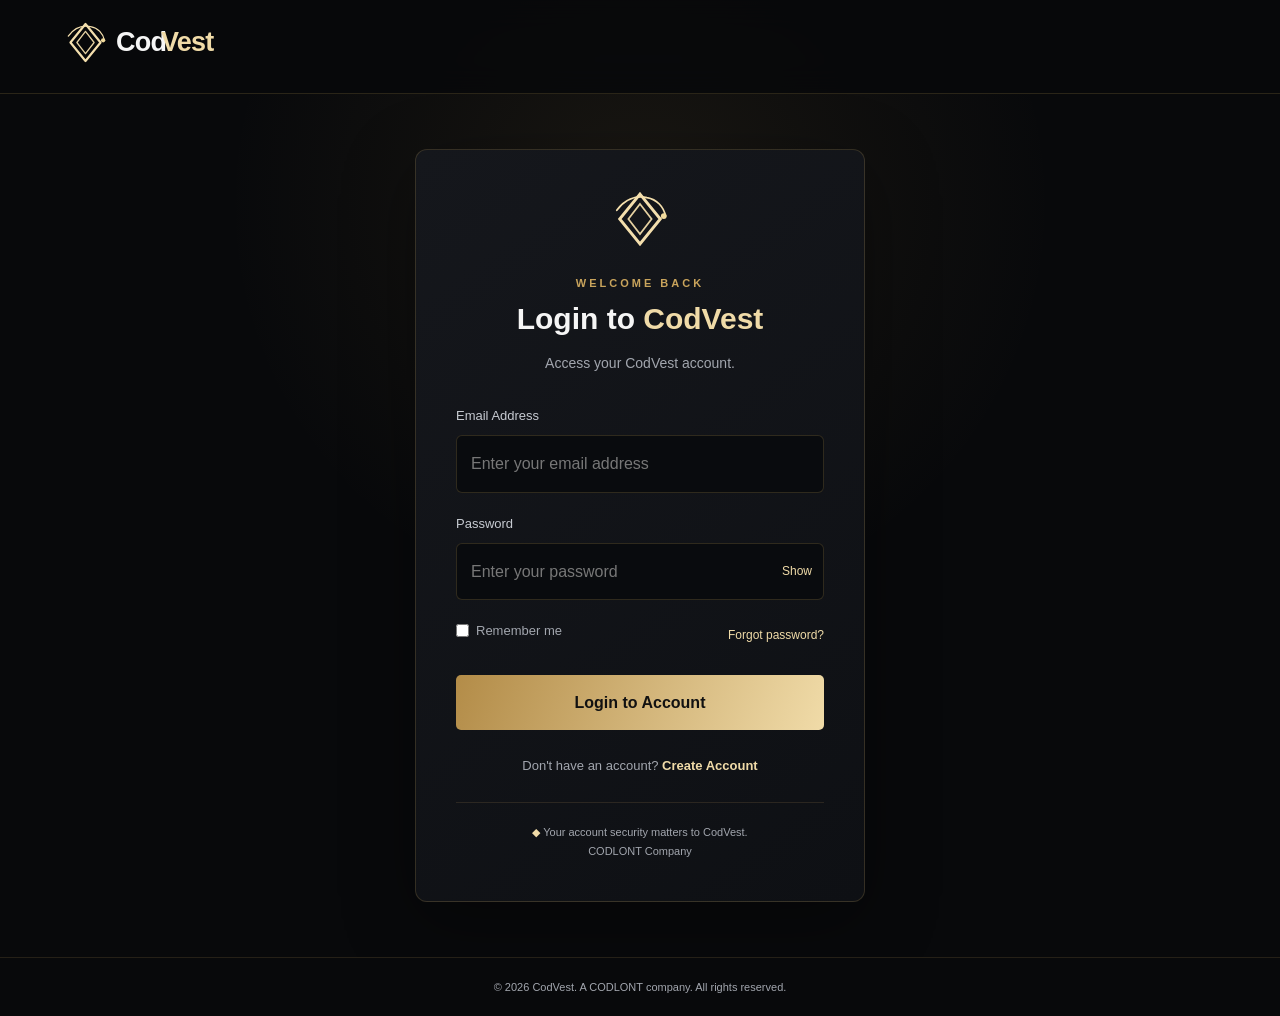
<file: login.html>
<!DOCTYPE html>
<html lang="en">
<head>
  <meta charset="UTF-8">
  <meta name="viewport" content="width=device-width, initial-scale=1.0">
  <meta name="theme-color" content="#08090b">
  <title>Login | CodVest</title>

  <link rel="stylesheet" href="style.css">

  <style>
    body {
      min-height: 100vh;
      display: flex;
      flex-direction: column;
      background:
        radial-gradient(circle at 50% 20%, rgba(201,164,92,.09), transparent 40%),
        #08090b;
    }

    .login-header {
      padding: 20px 5%;
      border-bottom: 1px solid rgba(201,164,92,.18);
    }

    .login-header .brand {
      display: inline-flex;
      align-items: center;
      gap: 0;
    }

    .login-header .brand span {
      margin-left: -5px;
    }

    .login-main {
      flex: 1;
      display: flex;
      justify-content: center;
      align-items: center;
      padding: 55px 20px;
    }

    .login-card {
      width: 100%;
      max-width: 450px;
      padding: 40px;
      background: linear-gradient(145deg, #15171c, #0e1014);
      border: 1px solid rgba(201,164,92,.2);
      border-radius: 12px;
      box-shadow: 0 20px 70px rgba(0,0,0,.35);
    }

    .login-heading {
      text-align: center;
      margin-bottom: 30px;
    }

    .login-heading h1 {
      font-size: 30px;
      margin-bottom: 8px;
    }

    .login-heading h1 span {
      color: var(--gold-light);
    }

    .login-heading p {
      color: var(--muted);
      font-size: 14px;
    }

    .login-logo {
      width: 58px;
      height: 58px;
      margin: 0 auto 18px;
    }

    .login-form .form-group {
      margin-bottom: 20px;
    }

    .login-form input {
      background: #090b0e;
    }

    .password-wrapper {
      position: relative;
    }

    .password-wrapper input {
      padding-right: 75px;
    }

    .show-password {
      position: absolute;
      right: 12px;
      top: 50%;
      transform: translateY(-50%);
      background: none;
      border: none;
      color: var(--gold-light);
      font-size: 12px;
      cursor: pointer;
    }

    .login-options {
      display: flex;
      justify-content: space-between;
      align-items: center;
      gap: 12px;
      margin: 5px 0 25px;
      font-size: 12px;
    }

    .remember-option {
      display: flex;
      align-items: center;
      gap: 7px;
      color: var(--muted);
    }

    .remember-option input {
      width: auto;
      accent-color: var(--gold);
    }

    .forgot-link {
      color: var(--gold-light);
    }

    .login-submit {
      width: 100%;
      padding: 14px;
      border: none;
      border-radius: 5px;
      background: linear-gradient(110deg, #b38c48, #f0dba8);
      color: #111;
      font-weight: 700;
      cursor: pointer;
      transition: .3s ease;
    }

    .login-submit:hover {
      transform: translateY(-2px);
      box-shadow: 0 7px 22px rgba(201,164,92,.18);
    }

    .login-message {
      display: none;
      margin-top: 18px;
      padding: 12px;
      border: 1px solid rgba(201,164,92,.25);
      border-radius: 6px;
      color: var(--gold-light);
      background: rgba(201,164,92,.06);
      font-size: 12px;
      text-align: center;
    }

    .create-account {
      margin-top: 25px;
      text-align: center;
      color: var(--muted);
      font-size: 13px;
    }

    .create-account a {
      color: var(--gold-light);
      font-weight: 700;
    }

    .login-security {
      margin-top: 25px;
      padding-top: 20px;
      border-top: 1px solid rgba(201,164,92,.15);
      text-align: center;
      color: var(--muted);
      font-size: 11px;
    }

    .login-security span {
      color: var(--gold-light);
    }

    .login-footer {
      padding: 20px;
      text-align: center;
      border-top: 1px solid rgba(201,164,92,.15);
      color: var(--muted);
      font-size: 11px;
    }

    @media (max-width: 500px) {
      .login-card {
        padding: 28px 22px;
      }

      .login-heading h1 {
        font-size: 26px;
      }

      .login-options {
        font-size: 11px;
      }
    }
  </style>
</head>

<body>

  <header class="login-header">
    <a href="index.html" class="brand">
      <svg class="brand-symbol" viewBox="0 0 100 100"
        fill="none" xmlns="http://www.w3.org/2000/svg"
        aria-label="CodVest logo">
        <defs>
          <linearGradient id="goldGradient" x1="10" y1="10" x2="90" y2="90">
            <stop stop-color="#F4DFAD"/>
            <stop offset="1" stop-color="#A47B35"/>
          </linearGradient>
        </defs>
        <path d="M50 7L85 50L50 93L15 50L50 7Z"
          stroke="url(#goldGradient)" stroke-width="5"
          stroke-linejoin="round"/>
        <path d="M50 24L70 50L50 76L30 50L50 24Z"
          stroke="#E5D1A1" stroke-width="3"
          stroke-linejoin="round"/>
        <path d="M10 35C23 17 42 9 62 13C79 16 91 29 94 45"
          stroke="url(#goldGradient)" stroke-width="3"
          stroke-linecap="round"/>
        <circle cx="91" cy="45" r="5" fill="#F0D99C"/>
      </svg>
      Cod<span>Vest</span>
    </a>
  </header>

  <main class="login-main">

    <section class="login-card">

      <div class="login-heading">

        <svg class="login-logo" viewBox="0 0 100 100"
          fill="none" xmlns="http://www.w3.org/2000/svg">
          <defs>
            <linearGradient id="loginGold" x1="10" y1="10" x2="90" y2="90">
              <stop stop-color="#F4DFAD"/>
              <stop offset="1" stop-color="#A47B35"/>
            </linearGradient>
          </defs>
          <path d="M50 7L85 50L50 93L15 50L50 7Z"
            stroke="url(#loginGold)" stroke-width="5"/>
          <path d="M50 24L70 50L50 76L30 50L50 24Z"
            stroke="#E5D1A1" stroke-width="3"/>
          <path d="M10 35C23 17 42 9 62 13C79 16 91 29 94 45"
            stroke="url(#loginGold)" stroke-width="3"
            stroke-linecap="round"/>
          <circle cx="91" cy="45" r="5" fill="#F0D99C"/>
        </svg>

        <div class="eyebrow">WELCOME BACK</div>
        <h1>Login to <span>CodVest</span></h1>
        <p>Access your CodVest account.</p>

      </div>

      <form class="login-form" id="loginForm">

        <div class="form-group">
          <label for="email">Email Address</label>
          <input
            type="email"
            id="email"
            placeholder="Enter your email address"
            autocomplete="email"
            required
          >
        </div>

        <div class="form-group">
          <label for="password">Password</label>

          <div class="password-wrapper">
            <input
              type="password"
              id="password"
              placeholder="Enter your password"
              autocomplete="current-password"
              required
            >

            <button
              type="button"
              class="show-password"
              id="togglePassword"
            >
              Show
            </button>
          </div>
        </div>

        <div class="login-options">

          <label class="remember-option">
            <input type="checkbox" id="remember">
            Remember me
          </label>

          <a href="contact.html" class="forgot-link">
            Forgot password?
          </a>

        </div>

        <button type="submit" class="login-submit">
          Login to Account
        </button>

        <div class="login-message" id="loginMessage" role="status">
          Secure login is not connected yet. Please check back when
          CodVest authentication is enabled.
        </div>

      </form>

      <div class="create-account">
        Don't have an account?
        <a href="register.html">Create Account</a>
      </div>

      <div class="login-security">
        <span>◆</span> Your account security matters to CodVest.
        <br>
        CODLONT Company
      </div>

    </section>

  </main>

  <footer class="login-footer">
    © 2026 CodVest. A CODLONT company. All rights reserved.
  </footer>

  <script>
    const passwordInput = document.getElementById("password");
    const togglePassword = document.getElementById("togglePassword");

    togglePassword.addEventListener("click", function () {
      const showing = passwordInput.type === "text";

      passwordInput.type = showing ? "password" : "text";
      togglePassword.textContent = showing ? "Show" : "Hide";
    });

    document.getElementById("loginForm").addEventListener("submit", function (event) {
      event.preventDefault();

      document.getElementById("loginMessage").style.display = "block";
    });
  </script>

</body>
</html>
</file>
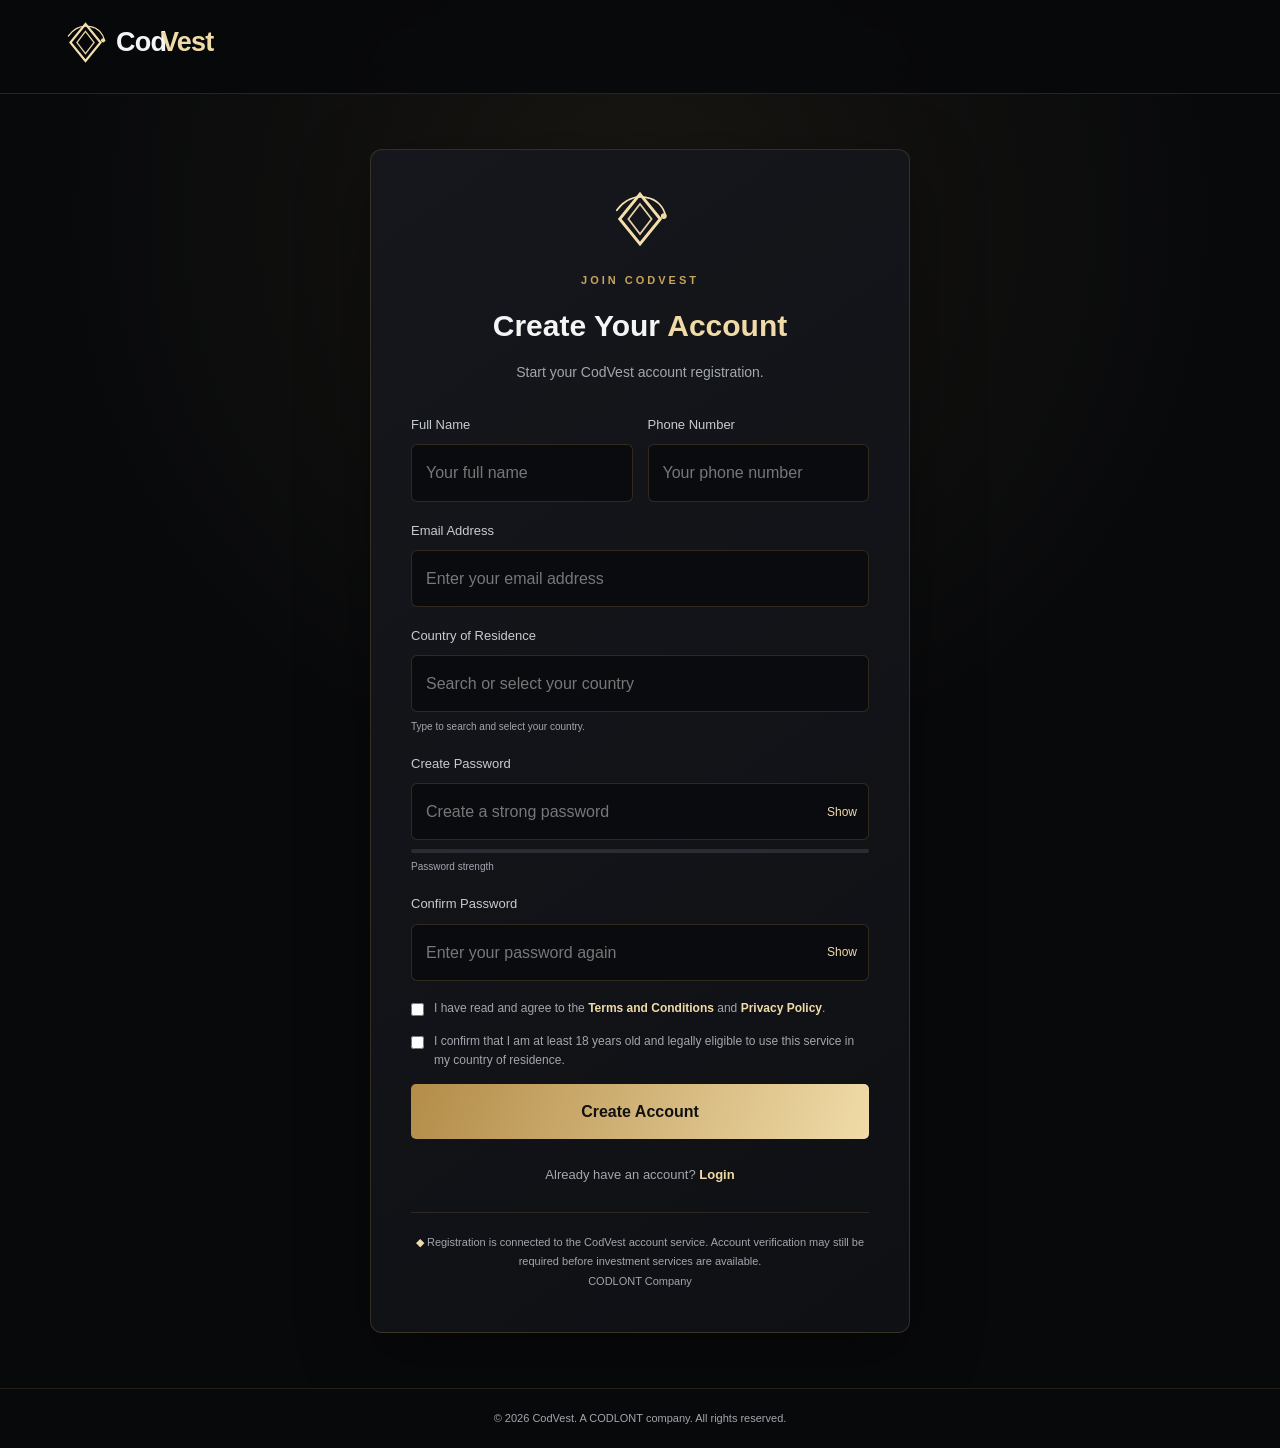
<file: register.html>
<!DOCTYPE html>
<html lang="en">
<head>
<meta charset="UTF-8">
<meta name="viewport" content="width=device-width, initial-scale=1.0">
<meta name="theme-color" content="#08090b">
<title>Create Account | CodVest</title>
<link rel="stylesheet" href="style.css">

<style>
body {
  min-height:100vh;
  display:flex;
  flex-direction:column;
  background:radial-gradient(circle at 50% 15%,rgba(201,164,92,.09),transparent 42%),#08090b;
}
.register-header {padding:20px 5%;border-bottom:1px solid rgba(201,164,92,.18)}
.register-header .brand {display:inline-flex;align-items:center;gap:0}
.register-header .brand span {margin-left:-5px}
.register-main {flex:1;display:flex;justify-content:center;align-items:center;padding:55px 20px}
.register-card {
  width:100%;max-width:540px;padding:40px;
  background:linear-gradient(145deg,#15171c,#0e1014);
  border:1px solid rgba(201,164,92,.2);border-radius:12px;
  box-shadow:0 20px 70px rgba(0,0,0,.35)
}
.register-heading {text-align:center;margin-bottom:30px}
.register-heading h1 {font-size:30px;margin:10px 0}
.register-heading h1 span {color:var(--gold-light)}
.register-heading p {color:var(--muted);font-size:14px}
.register-logo {width:58px;height:58px;margin:0 auto 15px}
.register-grid {display:grid;grid-template-columns:1fr 1fr;gap:0 15px}
.register-form .form-group {margin-bottom:18px}
.register-form input,.register-form select {background:#090b0e}
.password-wrapper {position:relative}
.password-wrapper input {padding-right:70px}
.show-password {
  position:absolute;right:12px;top:50%;transform:translateY(-50%);
  background:none;border:none;color:var(--gold-light);font-size:12px;cursor:pointer
}
.password-strength {height:4px;margin-top:9px;background:#292c32;border-radius:5px;overflow:hidden}
.strength-bar {width:0;height:100%;background:var(--gold);transition:.3s}
.strength-text {display:block;margin-top:5px;color:var(--muted);font-size:10px}
.country-hint {display:block;margin-top:6px;color:var(--muted);font-size:10px}
.terms,.age-confirm {
  display:flex;align-items:flex-start;gap:10px;
  margin:14px 0;color:var(--muted);font-size:12px;line-height:1.6
}
.terms input,.age-confirm input {
  width:auto;margin-top:4px;accent-color:var(--gold);flex-shrink:0
}
.terms a,.login-link a {color:var(--gold-light);font-weight:700}
.register-submit {
  width:100%;padding:14px;border:none;border-radius:5px;
  background:linear-gradient(110deg,#b38c48,#f0dba8);
  color:#111;font-weight:700;cursor:pointer;transition:.3s
}
.register-submit:hover {transform:translateY(-2px);box-shadow:0 7px 22px rgba(201,164,92,.18)}
.register-submit:disabled {opacity:.6;cursor:not-allowed;transform:none}
.register-message {
  display:none;margin-top:18px;padding:12px;
  border:1px solid rgba(201,164,92,.25);border-radius:6px;
  color:var(--gold-light);background:rgba(201,164,92,.06);
  font-size:12px;text-align:center;line-height:1.6
}
.login-link {margin-top:25px;text-align:center;color:var(--muted);font-size:13px}
.register-security {
  margin-top:25px;padding-top:20px;border-top:1px solid rgba(201,164,92,.15);
  text-align:center;color:var(--muted);font-size:11px;line-height:1.8
}
.register-security span {color:var(--gold-light)}
.register-footer {
  padding:20px;text-align:center;border-top:1px solid rgba(201,164,92,.15);
  color:var(--muted);font-size:11px
}

/* TERMS POPUP */

.modal-overlay {
  display:none;position:fixed;inset:0;z-index:9999;
  background:rgba(0,0,0,.85);padding:20px;
  align-items:center;justify-content:center
}
.modal-overlay.active {display:flex}
.terms-modal {
  width:100%;max-width:650px;max-height:90vh;
  display:flex;flex-direction:column;
  background:#111317;border:1px solid rgba(216,182,110,.35);
  border-radius:12px;overflow:hidden;
  box-shadow:0 20px 80px rgba(0,0,0,.6)
}
.modal-header {
  padding:20px 24px;border-bottom:1px solid rgba(216,182,110,.2);
  display:flex;justify-content:space-between;align-items:center
}
.modal-header h2 {font-size:20px;color:var(--gold-light);margin:0}
.modal-close {
  border:none;background:none;color:#fff;font-size:25px;cursor:pointer
}
.modal-content {
  padding:22px 25px;overflow-y:auto;color:#c5c7cc;
  font-size:13px;line-height:1.8
}
.modal-content h3 {color:var(--gold-light);font-size:14px;margin:20px 0 6px}
.modal-content p {margin-bottom:12px}
.modal-footer {
  padding:18px 24px;border-top:1px solid rgba(216,182,110,.2);
  display:flex;gap:12px;justify-content:flex-end;flex-wrap:wrap
}
.modal-button {
  padding:12px 18px;border-radius:5px;border:1px solid #a98a50;
  cursor:pointer;font-weight:600
}
.modal-decline {background:transparent;color:#ddd}
.modal-agree {background:linear-gradient(110deg,#b38c48,#f0dba8);color:#111;border:none}
.modal-agree:disabled {opacity:.4;cursor:not-allowed}
.read-note {color:var(--gold-light);font-size:11px;margin-top:12px}

@media(max-width:600px) {
  .register-card {padding:28px 22px}
  .register-grid {grid-template-columns:1fr}
  .register-heading h1 {font-size:26px}
  .modal-content {padding:18px}
}
</style>
</head>

<body>

<header class="register-header">
<a href="index.html" class="brand">
<svg class="brand-symbol" viewBox="0 0 100 100" fill="none" xmlns="http://www.w3.org/2000/svg" aria-label="CodVest logo">
<defs><linearGradient id="goldGradient" x1="10" y1="10" x2="90" y2="90"><stop stop-color="#F4DFAD"/><stop offset="1" stop-color="#A47B35"/></linearGradient></defs>
<path d="M50 7L85 50L50 93L15 50L50 7Z" stroke="url(#goldGradient)" stroke-width="5"/>
<path d="M50 24L70 50L50 76L30 50L50 24Z" stroke="#E5D1A1" stroke-width="3"/>
<path d="M10 35C23 17 42 9 62 13C79 16 91 29 94 45" stroke="url(#goldGradient)" stroke-width="3" stroke-linecap="round"/>
<circle cx="91" cy="45" r="5" fill="#F0D99C"/>
</svg>
Cod<span>Vest</span>
</a>
</header>

<main class="register-main">
<section class="register-card">

<div class="register-heading">
<svg class="register-logo" viewBox="0 0 100 100" fill="none" xmlns="http://www.w3.org/2000/svg">
<defs><linearGradient id="registerGold" x1="10" y1="10" x2="90" y2="90"><stop stop-color="#F4DFAD"/><stop offset="1" stop-color="#A47B35"/></linearGradient></defs>
<path d="M50 7L85 50L50 93L15 50L50 7Z" stroke="url(#registerGold)" stroke-width="5"/>
<path d="M50 24L70 50L50 76L30 50L50 24Z" stroke="#E5D1A1" stroke-width="3"/>
<path d="M10 35C23 17 42 9 62 13C79 16 91 29 94 45" stroke="url(#registerGold)" stroke-width="3" stroke-linecap="round"/>
<circle cx="91" cy="45" r="5" fill="#F0D99C"/>
</svg>
<div class="eyebrow">JOIN CODVEST</div>
<h1>Create Your <span>Account</span></h1>
<p>Start your CodVest account registration.</p>
</div>

<form class="register-form" id="registerForm">

<div class="register-grid">
<div class="form-group">
<label for="fullName">Full Name</label>
<input type="text" id="fullName" name="fullName" placeholder="Your full name" autocomplete="name" required>
</div>
<div class="form-group">
<label for="phone">Phone Number</label>
<input type="tel" id="phone" name="phone" placeholder="Your phone number" autocomplete="tel" required>
</div>
</div>

<div class="form-group">
<label for="email">Email Address</label>
<input type="email" id="email" name="email" placeholder="Enter your email address" autocomplete="email" required>
</div>

<div class="form-group">
<label for="country">Country of Residence</label>
<input type="text" id="country" name="country" list="countryList" placeholder="Search or select your country" autocomplete="country-name" required>
<datalist id="countryList"></datalist>
<small class="country-hint">Type to search and select your country.</small>
</div>

<div class="form-group">
<label for="password">Create Password</label>
<div class="password-wrapper">
<input type="password" id="password" name="password" placeholder="Create a strong password" autocomplete="new-password" minlength="8" required>
<button type="button" class="show-password" data-target="password">Show</button>
</div>
<div class="password-strength"><div class="strength-bar" id="strengthBar"></div></div>
<span class="strength-text" id="strengthText">Password strength</span>
</div>

<div class="form-group">
<label for="confirmPassword">Confirm Password</label>
<div class="password-wrapper">
<input type="password" id="confirmPassword" name="confirmPassword" placeholder="Enter your password again" autocomplete="new-password" required>
<button type="button" class="show-password" data-target="confirmPassword">Show</button>
</div>
</div>

<label class="terms">
<input type="checkbox" id="agreeTerms" required>
<span>
I have read and agree to the
<a href="#" id="openTerms">Terms and Conditions</a>
and <a href="privacy.html">Privacy Policy</a>.
</span>
</label>

<label class="age-confirm">
<input type="checkbox" id="ageConfirm" required>
<span>I confirm that I am at least 18 years old and legally eligible to use this service in my country of residence.</span>
</label>

<button type="submit" class="register-submit">Create Account</button>
<div class="register-message" id="registerMessage" role="status" aria-live="polite"></div>

</form>

<div class="login-link">
Already have an account? <a href="login.html">Login</a>
</div>

<div class="register-security">
<span>◆</span> Registration is connected to the CodVest account service. Account verification may still be required before investment services are available.
<br>CODLONT Company
</div>

</section>
</main>

<footer class="register-footer">
© 2026 CodVest. A CODLONT company. All rights reserved.
</footer>

<!-- TERMS AND CONDITIONS POPUP -->

<div class="modal-overlay" id="termsModal" role="dialog" aria-modal="true" aria-labelledby="termsTitle">
<section class="terms-modal">

<div class="modal-header">
<h2 id="termsTitle">CodVest Terms and Conditions</h2>
<button type="button" class="modal-close" id="closeTerms" aria-label="Close terms">&times;</button>
</div>

<div class="modal-content" id="termsContent">

<p><strong>Effective date:</strong> 1 November 2026</p>

<p>Welcome to CodVest, a proposed cryptocurrency investment platform developed by CODLONT. These Terms and Conditions explain the rules and conditions that apply when accessing or using the CodVest website and services.</p>

<h3>1. Acceptance of These Terms</h3>
<p>By creating an account, accessing or using CodVest, you acknowledge that you have read and understood these Terms and agree to be bound by them. If you do not agree, you must not register or use the service.</p>

<h3>2. Age and Eligibility</h3>
<p>You must be at least 18 years old and legally permitted to use the service in your country of residence. You must provide accurate information and complete any identity or eligibility checks required before access to investment services is approved.</p>

<h3>3. Account Information and Security</h3>
<p>You are responsible for providing accurate, current and complete registration information. You must keep your login details confidential and notify CodVest of suspected unauthorised access. You must not create an account using another person's identity or provide misleading information.</p>

<h3>4. Cryptocurrency Investment Risks</h3>
<p>Cryptocurrency is a high-risk asset class. Prices can change rapidly, markets may be volatile, and you may lose some or all of the money you invest. Digital assets may also be affected by technology failures, cyberattacks, liquidity problems, regulatory changes and other risks.</p>
<p>Past performance does not guarantee future results. No profit, return or protection of your original capital is guaranteed unless expressly provided under a lawful, applicable written agreement.</p>

<h3>5. Investment Plans and Deposits</h3>
<p>Any investment plans displayed on the website are descriptions of proposed service categories unless and until they are formally launched and made available under approved terms. Minimum deposits, fees, withdrawal conditions, investment strategies and other material terms must be disclosed before you commit funds.</p>
<p>Do not send cryptocurrency or money to an address or account unless it has been officially verified through an authorised CodVest channel and the relevant service has been legally approved and activated.</p>

<h3>6. Identity Verification</h3>
<p>CodVest may require identity, address, age and source-of-funds verification to comply with applicable legal and regulatory requirements. Registration does not automatically mean your account or investment application has been approved.</p>

<h3>7. Fees, Withdrawals and Transactions</h3>
<p>Applicable fees, transaction charges, withdrawal limits and processing conditions will be communicated before a transaction or investment is accepted. Blockchain transactions may be irreversible. You are responsible for checking wallet addresses and transaction details before confirming a transfer.</p>

<h3>8. Prohibited Activities</h3>
<p>You must not use CodVest for fraud, money laundering, terrorist financing, sanctions evasion, unlawful transactions, impersonation, hacking or any other prohibited activity. We may restrict or suspend access where legally justified or where suspicious activity is identified.</p>

<h3>9. Privacy and Personal Information</h3>
<p>Personal information collected during registration and account use must be handled in accordance with the CodVest Privacy Policy and applicable data protection laws. Please read the Privacy Policy to understand how information is collected, used and protected.</p>

<h3>10. Availability and Changes</h3>
<p>Website features may be changed, suspended or discontinued. We may update these Terms when necessary. Material changes should be communicated through appropriate channels. Continued use after an effective update constitutes acceptance where permitted by law.</p>

<h3>11. Limitation of Liability</h3>
<p>To the extent permitted by applicable law, CODLONT and CodVest are not responsible for losses arising from market movements, blockchain network failures, third-party services, unauthorised access caused by your failure to protect your credentials, or events outside reasonable control. Nothing in these Terms excludes liability that cannot legally be excluded.</p>

<h3>12. Regulatory and Legal Compliance</h3>
<p>Services will only be offered where the required regulatory approvals, licences, registrations or lawful operating arrangements are in place. Nothing on this website should be interpreted as a claim that CodVest or CODLONT holds a particular financial licence or regulatory approval unless that status is expressly confirmed and verifiable.</p>

<h3>13. Contact and Complaints</h3>
<p>Questions or complaints about these Terms may be submitted through the official contact channels published on the CodVest website.</p>

<h3>14. Governing Law</h3>
<p>These Terms are subject to the laws and regulations applicable to the services and the jurisdictions in which they are lawfully offered. Any specific governing-law and dispute-resolution provisions will be stated in the final legally reviewed version of these Terms.</p>

<h3>15. Your Acknowledgement</h3>
<p>By selecting “I Agree”, you confirm that you have had the opportunity to read these Terms, understand the cryptocurrency risks described above and agree to the conditions applicable to your use of CodVest.</p>

<p><strong>Important:</strong> This is a draft website agreement and must be reviewed by a qualified lawyer familiar with Nigerian financial services, cryptocurrency and data protection requirements before CodVest accepts customers or funds.</p>

<div class="read-note" id="readNote">Please scroll to the bottom of the agreement to enable the I Agree button.</div>

</div>

<div class="modal-footer">
<button type="button" class="modal-button modal-decline" id="declineTerms">Close</button>
<button type="button" class="modal-button modal-agree" id="acceptTerms" disabled>I Agree</button>
</div>

</section>
</div>

<script>
// CODVEST BACKEND
const API_URL = "https://codvest-backend.onrender.com";

// COUNTRY LIST
const countryCodes = `
AD AE AF AG AI AL AM AO AQ AR AS AT AU AW AX AZ
BA BB BD BE BF BG BH BI BJ BL BM BN BO BQ BR BS BT BV BW BY BZ
CA CC CD CF CG CH CI CK CL CM CN CO CR CU CV CW CX CY CZ
DE DJ DK DM DO DZ EC EE EG ES ET FI FJ FK FM FO FR
GA GB GD GE GF GG GH GI GL GM GN GP GQ GR GS GT GU GW GY
HK HM HN HR HT HU ID IE IL IM IN IO IQ IR IS IT JE JM JO JP
KE KG KH KI KM KN KP KR KW KY KZ LA LB LC LI LK LR LS LT LU LV LY
MA MC MD ME MF MG MH MK ML MM MN MO MP MQ MR MS MT MU MV MW MX MY MZ
NA NC NE NF NG NI NL NO NP NR NU NZ OM
PA PE PF PG PH PK PL PM PN PR PS PT PW PY QA
RE RO RS RU RW SA SB SC SD SE SG SH SI SJ SK SL SM SN SO SR SS ST SV SX SY SZ
TC TD TF TG TH TJ TK TL TM TN TO TR TT TV TW TZ UA UG UM US UY UZ
VA VC VE VG VI VN VU WF WS YE YT ZA ZM ZW
`;

const countryNames = new Intl.DisplayNames(["en"], {type:"region"});
const countries = countryCodes.trim().split(/\s+/)
  .map(code => countryNames.of(code))
  .filter(name => name && name.length > 2)
  .filter((name,index,array) => array.indexOf(name) === index)
  .sort((a,b) => a.localeCompare(b));

const countryInput = document.getElementById("country");
const countryList = document.getElementById("countryList");

countries.forEach(name => {
  const option = document.createElement("option");
  option.value = name;
  countryList.appendChild(option);
});

function validCountry(value) {
  return countries.includes(value.trim());
}

// PASSWORD SHOW / HIDE
document.querySelectorAll(".show-password").forEach(button => {
  button.addEventListener("click", function() {
    const input = document.getElementById(this.dataset.target);
    const showing = input.type === "text";
    input.type = showing ? "password" : "text";
    this.textContent = showing ? "Show" : "Hide";
  });
});

// PASSWORD STRENGTH
const password = document.getElementById("password");
const strengthBar = document.getElementById("strengthBar");
const strengthText = document.getElementById("strengthText");

password.addEventListener("input", function() {
  const value = password.value;
  let score = 0;
  if (value.length >= 8) score++;
  if (/[A-Z]/.test(value)) score++;
  if (/[0-9]/.test(value)) score++;
  if (/[^A-Za-z0-9]/.test(value)) score++;

  const levels = [
    ["0%","Password strength"],
    ["25%","Weak password"],
    ["50%","Fair password"],
    ["75%","Good password"],
    ["100%","Strong password"]
  ];

  strengthBar.style.width = levels[score][0];
  strengthText.textContent = levels[score][1];
});

// TERMS MODAL
const modal = document.getElementById("termsModal");
const termsLink = document.getElementById("openTerms");
const acceptButton = document.getElementById("acceptTerms");
const termsContent = document.getElementById("termsContent");
const agreeCheckbox = document.getElementById("agreeTerms");
let termsAccepted = false;

function openModal() {
  modal.classList.add("active");
  document.body.style.overflow = "hidden";
  acceptButton.disabled = true;
  termsContent.scrollTop = 0;
  document.getElementById("readNote").textContent =
    "Please scroll to the bottom of the agreement to enable the I Agree button.";
}

function closeModal() {
  modal.classList.remove("active");
  document.body.style.overflow = "";
}

termsLink.addEventListener("click", function(event) {
  event.preventDefault();
  openModal();
});

document.getElementById("closeTerms").addEventListener("click", closeModal);
document.getElementById("declineTerms").addEventListener("click", closeModal);

// Require scrolling to the bottom before enabling agreement.
termsContent.addEventListener("scroll", function() {
  const atBottom =
    termsContent.scrollTop + termsContent.clientHeight >=
    termsContent.scrollHeight - 10;

  if (atBottom) {
    acceptButton.disabled = false;
    document.getElementById("readNote").textContent =
      "You have reached the end. You can now accept the agreement.";
  }
});

acceptButton.addEventListener("click", function() {
  termsAccepted = true;
  agreeCheckbox.checked = true;
  closeModal();
});

agreeCheckbox.addEventListener("change", function() {
  if (!this.checked) termsAccepted = false;
});

// CLOSE MODAL WITH ESCAPE
document.addEventListener("keydown", function(event) {
  if (event.key === "Escape" && modal.classList.contains("active")) {
    closeModal();
  }
});

// REGISTRATION SUBMISSION
const registerForm = document.getElementById("registerForm");
const registerMessage = document.getElementById("registerMessage");
const submitButton = registerForm.querySelector(".register-submit");

registerForm.addEventListener("submit", async function(event) {
  event.preventDefault();

  const confirmPassword =
    document.getElementById("confirmPassword").value;

  const ageConfirm =
    document.getElementById("ageConfirm");

  registerMessage.style.display = "block";
  registerMessage.style.color = "var(--gold-light)";

  // Validate country
  if (!validCountry(countryInput.value)) {
    registerMessage.textContent =
      "Please select a valid country of residence.";
    countryInput.focus();
    return;
  }

  // Validate password confirmation
  if (password.value !== confirmPassword) {
    registerMessage.textContent =
      "Your passwords do not match.";
    document.getElementById("confirmPassword").focus();
    return;
  }

  // Validate terms agreement
  if (!termsAccepted || !agreeCheckbox.checked) {
    registerMessage.textContent =
      "Please read and accept the Terms and Conditions.";
    openModal();
    return;
  }

  // Validate age confirmation
  if (!ageConfirm.checked) {
    registerMessage.textContent =
      "You must confirm that you are at least 18 years old.";
    ageConfirm.focus();
    return;
  }

  const registrationData = {
    fullName: document.getElementById("fullName").value.trim(),
    phone: document.getElementById("phone").value.trim(),
    email: document.getElementById("email").value.trim(),
    country: countryInput.value.trim(),
    password: password.value,
    termsAccepted: true,
    ageConfirmed: true
  };

  // Prevent duplicate submissions
  submitButton.disabled = true;
  submitButton.textContent = "Creating Account...";
  registerMessage.textContent =
    "Connecting securely to CodVest...";

  try {
    const response = await fetch(
      `${API_URL}/api/auth/register`,
      {
        method: "POST",
        credentials: "include",
        headers: {
          "Content-Type": "application/json"
        },
        body: JSON.stringify(registrationData)
      }
    );

    const result = await response.json();

    if (!response.ok) {
      throw new Error(
        result.error || "Registration could not be completed."
      );
    }

    registerMessage.textContent =
      "Your account has been created successfully. Redirecting...";

    registerMessage.style.color = "#8ed6a5";

    registerForm.reset();
    termsAccepted = false;

    setTimeout(function() {
      window.location.href = "dashboard.html";
    }, 1200);

  } catch (error) {
    console.error("CodVest registration error:", error);

    registerMessage.textContent =
      error.message ||
      "Unable to connect to CodVest. Please try again.";

    registerMessage.style.color = "#ff9999";

    submitButton.disabled = false;
    submitButton.textContent = "Create Account";
  }
});
</script>

</body>
</html>
</file>
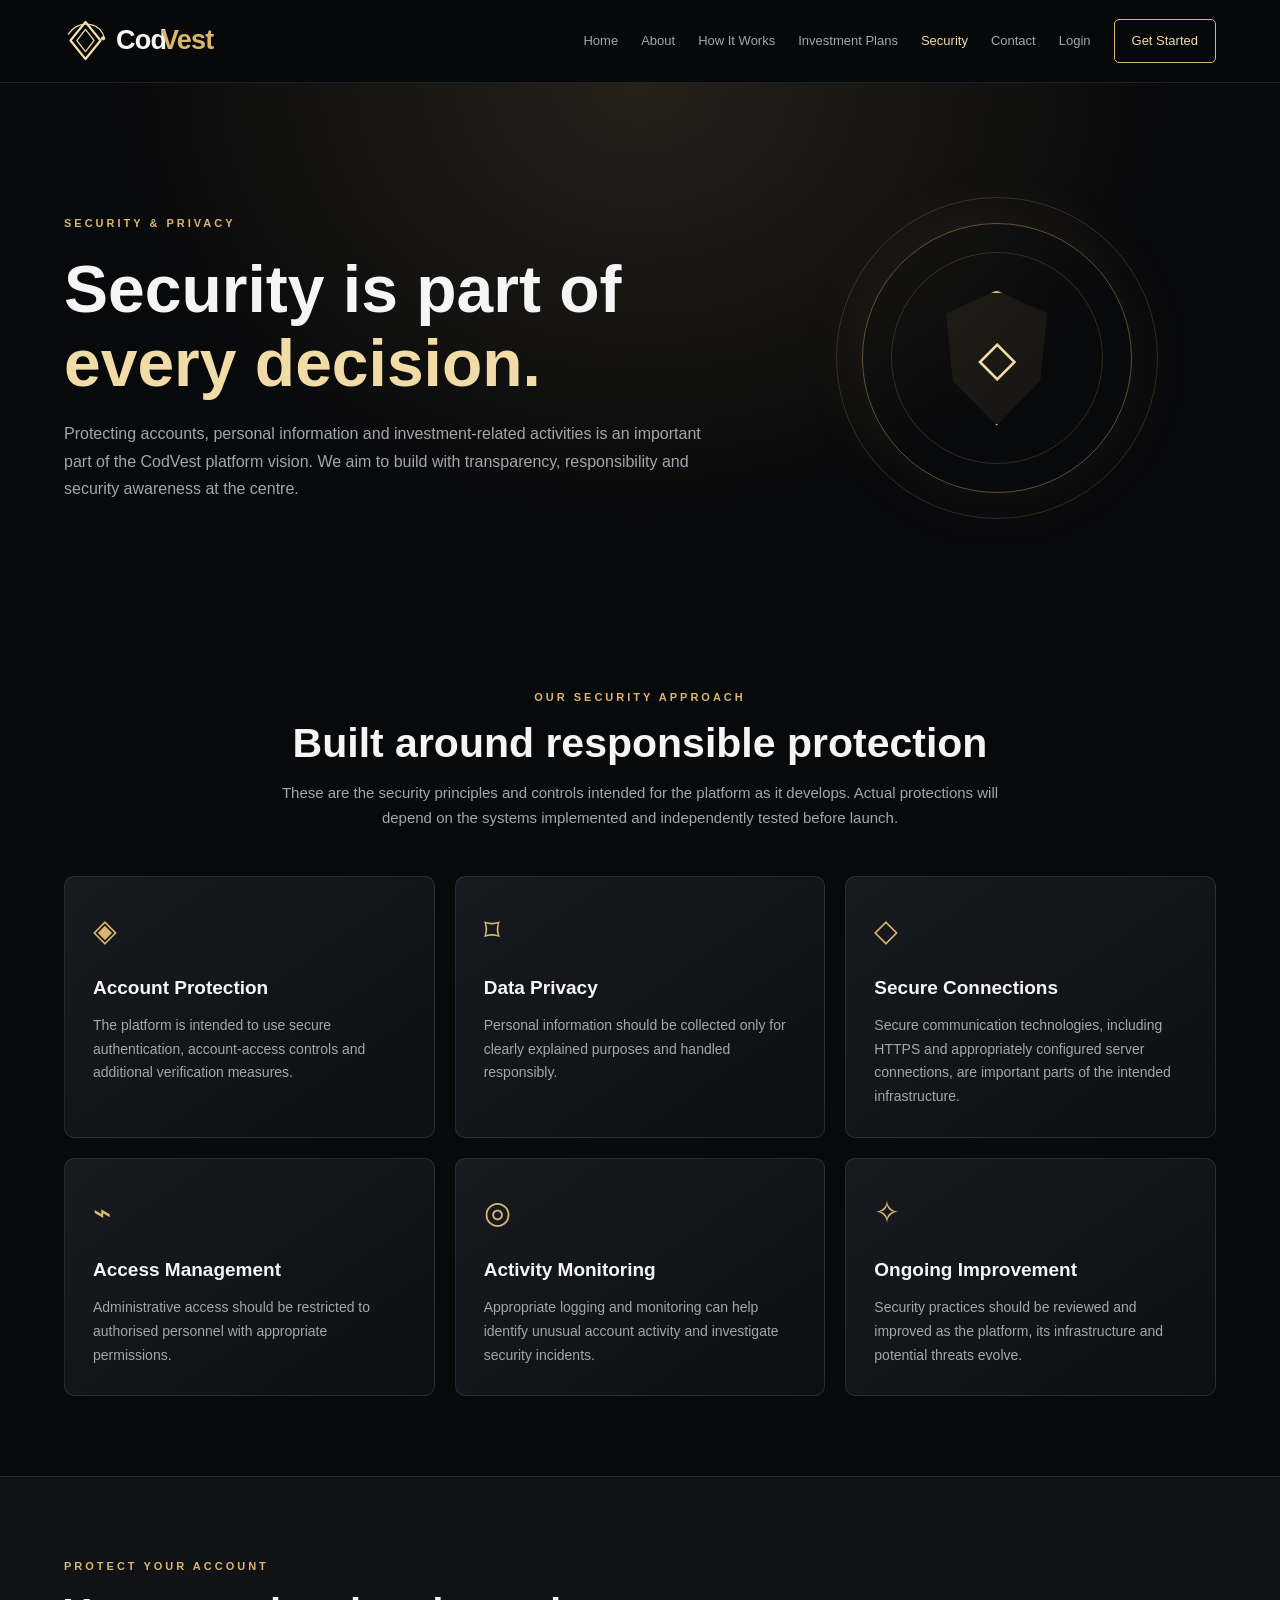
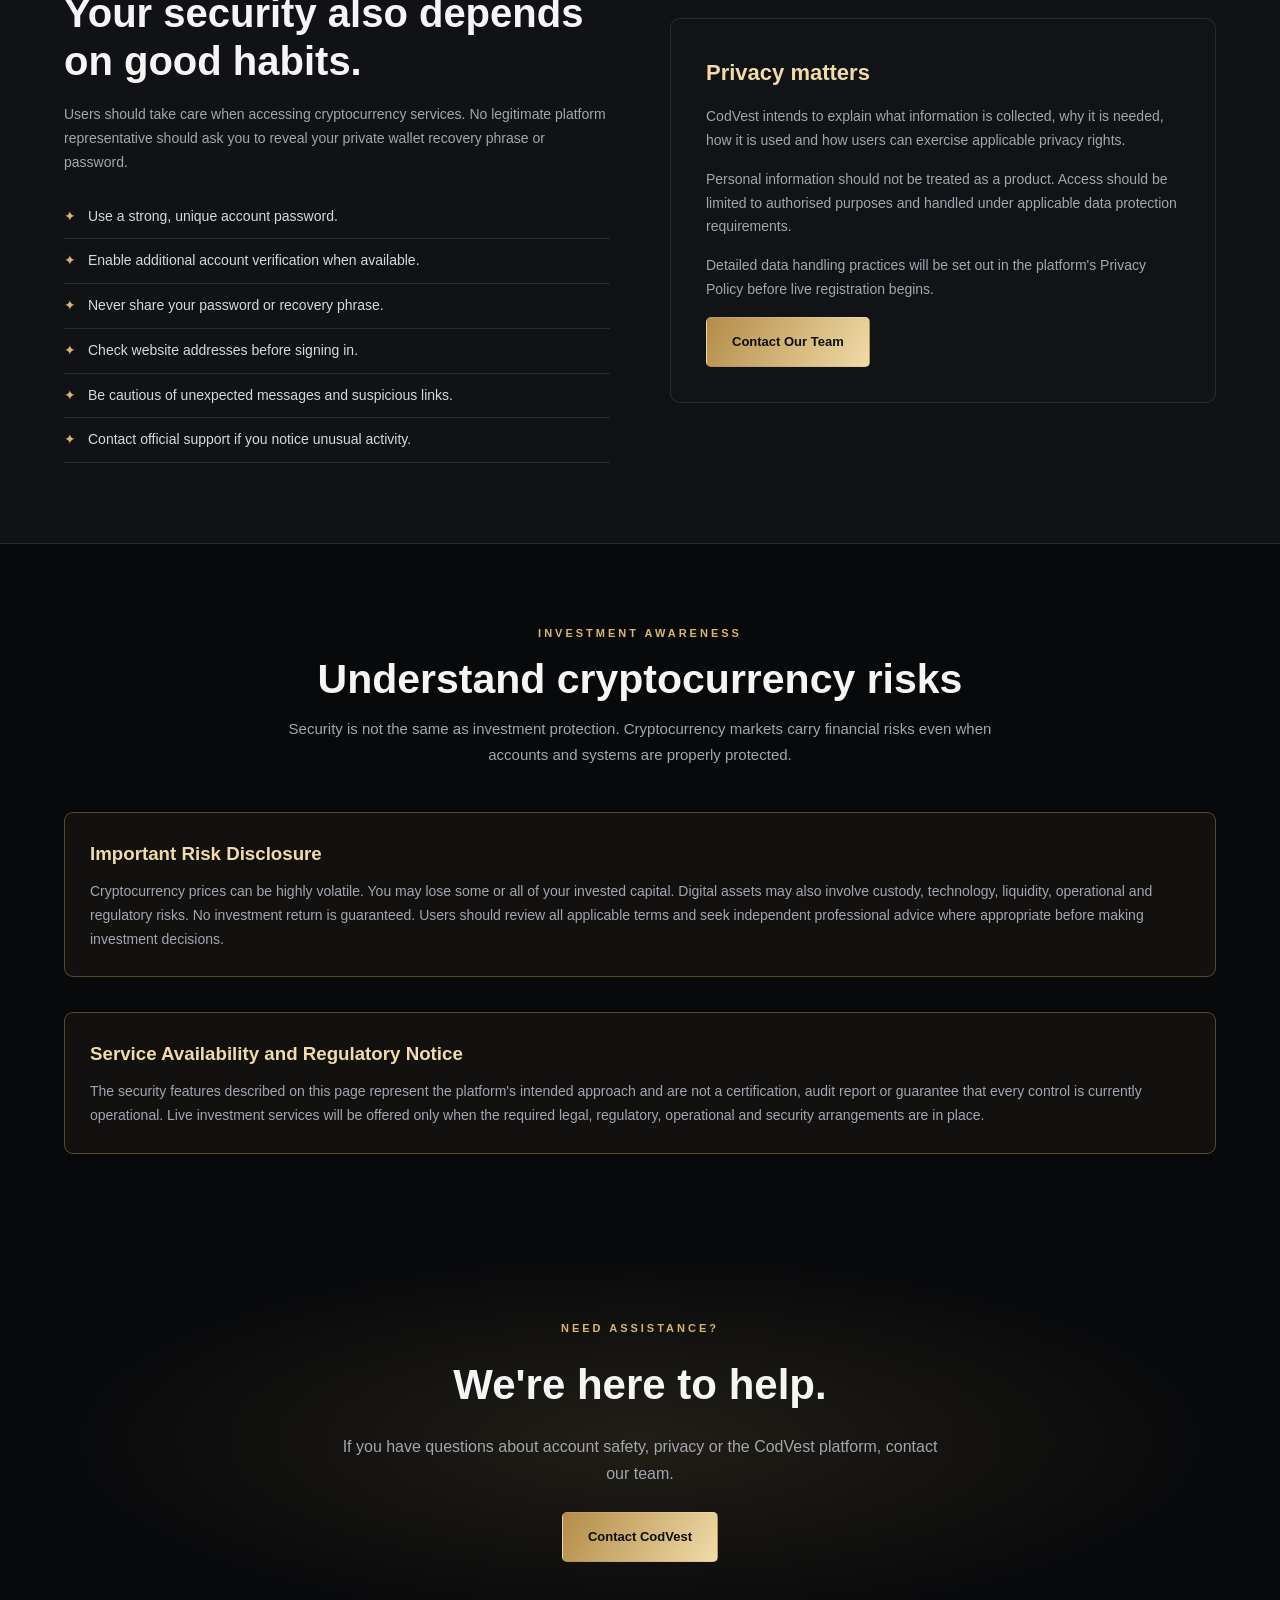
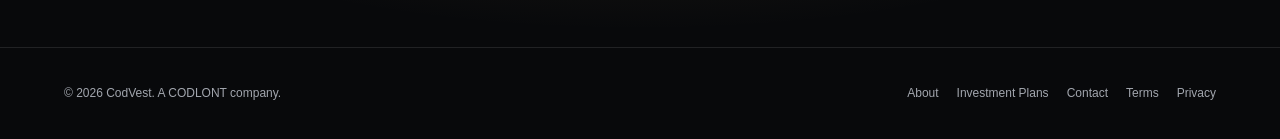
<file: security.html>
<!DOCTYPE html>
<html lang="en">
<head>
  <meta charset="UTF-8">
  <meta name="viewport" content="width=device-width, initial-scale=1.0">
  <meta name="theme-color" content="#08090b">
  <title>Security | CodVest</title>
  <meta name="description" content="Learn about CodVest's approach to account security, privacy and cryptocurrency investment risks.">
<link rel="stylesheet" href="style.css">
  <style>
    :root {
      --bg: #08090b;
      --panel: #111317;
      --gold: #d8b66e;
      --gold-light: #f1dba7;
      --text: #f5f5f5;
      --muted: #a2a6ae;
      --border: rgba(255,255,255,.1);
    }

    * { box-sizing: border-box; margin: 0; padding: 0; }

    html { scroll-behavior: smooth; }

    body {
      background: var(--bg);
      color: var(--text);
      font-family: Arial, Helvetica, sans-serif;
      line-height: 1.7;
    }

    a { color: inherit; text-decoration: none; }

    .container {
      width: min(1160px, 90%);
      margin: auto;
    }

    header {
      position: sticky;
      top: 0;
      z-index: 100;
      background: rgba(8,9,11,.94);
      backdrop-filter: blur(15px);
      border-bottom: 1px solid var(--border);
    }

    .nav {
      min-height: 82px;
      display: flex;
      align-items: center;
      justify-content: space-between;
      gap: 25px;
    }

    .brand {
      display: flex;
      align-items: center;
      gap: 11px;
      font-size: 27px;
      font-weight: 800;
      letter-spacing: -.8px;
    }

    .brand span { color: var(--gold); }
    .brand-symbol { width: 43px; height: 43px; }

    .nav-links {
      display: flex;
      align-items: center;
      gap: 23px;
      font-size: 13px;
      color: var(--muted);
    }

    .nav-links a:hover,
    .nav-links a.active { color: var(--gold-light); }

    .nav-button {
      border: 1px solid var(--gold);
      padding: 10px 17px;
      border-radius: 5px;
      color: var(--gold-light) !important;
    }

    .menu-button {
      display: none;
      color: var(--gold);
      font-size: 28px;
      background: none;
      border: 0;
      cursor: pointer;
    }

    .hero {
      padding: 110px 0 85px;
      background:
        radial-gradient(ellipse at 50% 0%, rgba(216,182,110,.14), transparent 60%);
    }

    .hero-content {
      display: grid;
      grid-template-columns: 1.2fr .8fr;
      align-items: center;
      gap: 55px;
    }

    .eyebrow {
      color: var(--gold);
      text-transform: uppercase;
      letter-spacing: 3px;
      font-size: 11px;
      font-weight: bold;
    }

    h1 {
      font-size: clamp(39px, 5.5vw, 65px);
      line-height: 1.12;
      margin: 20px 0;
    }

    h1 span { color: var(--gold-light); }

    .hero p {
      color: var(--muted);
      max-width: 650px;
      font-size: 16px;
    }

    .security-visual {
      min-height: 330px;
      display: flex;
      justify-content: center;
      align-items: center;
      position: relative;
    }

    .orbit {
      width: 270px;
      height: 270px;
      border: 1px solid rgba(216,182,110,.4);
      border-radius: 50%;
      display: flex;
      align-items: center;
      justify-content: center;
      position: relative;
      box-shadow: 0 0 70px rgba(216,182,110,.08);
    }

    .orbit::before,
    .orbit::after {
      content: "";
      position: absolute;
      border: 1px solid rgba(216,182,110,.2);
      border-radius: 50%;
    }

    .orbit::before { width: 210px; height: 210px; }
    .orbit::after { width: 320px; height: 320px; }

    .shield {
      width: 115px;
      height: 135px;
      border: 2px solid var(--gold);
      clip-path: polygon(50% 0, 94% 17%, 88% 67%, 50% 100%, 12% 67%, 6% 17%);
      display: flex;
      align-items: center;
      justify-content: center;
      background: rgba(216,182,110,.08);
      color: var(--gold-light);
      font-size: 50px;
    }

    .section { padding: 80px 0; }

    .section-heading {
      text-align: center;
      max-width: 720px;
      margin: 0 auto 45px;
    }

    .section-heading h2 {
      font-size: clamp(28px, 4vw, 41px);
      margin: 12px 0;
    }

    .section-heading p { color: var(--muted); }

    .security-grid {
      display: grid;
      grid-template-columns: repeat(3, 1fr);
      gap: 20px;
    }

    .security-card {
      background: linear-gradient(145deg, #171a20, #0d0f12);
      border: 1px solid var(--border);
      border-radius: 10px;
      padding: 28px;
      transition: .25s;
    }

    .security-card:hover {
      transform: translateY(-5px);
      border-color: rgba(216,182,110,.5);
    }

    .card-icon {
      color: var(--gold);
      font-size: 31px;
      margin-bottom: 14px;
    }

    .security-card h3 {
      font-size: 19px;
      margin-bottom: 10px;
    }

    .security-card p {
      color: var(--muted);
      font-size: 14px;
    }

    .dark-section {
      background: #101216;
      border-top: 1px solid var(--border);
      border-bottom: 1px solid var(--border);
    }

    .split {
      display: grid;
      grid-template-columns: 1fr 1fr;
      gap: 60px;
      align-items: center;
    }

    .split h2 {
      font-size: clamp(28px, 4vw, 40px);
      line-height: 1.2;
      margin: 13px 0 18px;
    }

    .split p {
      color: var(--muted);
      font-size: 14px;
    }

    .check-list {
      list-style: none;
      margin-top: 20px;
    }

    .check-list li {
      padding: 10px 0;
      border-bottom: 1px solid var(--border);
      color: #d6d8dd;
      font-size: 14px;
    }

    .check-list li::before {
      content: "✦";
      color: var(--gold);
      margin-right: 12px;
    }

    .privacy-panel {
      padding: 35px;
      border: 1px solid var(--border);
      border-radius: 10px;
      background: var(--panel);
    }

    .privacy-panel h3 {
      color: var(--gold-light);
      margin-bottom: 14px;
      font-size: 22px;
    }

    .privacy-panel p {
      color: var(--muted);
      font-size: 14px;
      margin-bottom: 15px;
    }

    .warning {
      border: 1px solid rgba(216,182,110,.35);
      background: rgba(216,182,110,.05);
      border-radius: 9px;
      padding: 25px;
      margin-top: 35px;
    }

    .warning h3 {
      color: var(--gold-light);
      margin-bottom: 10px;
    }

    .warning p {
      color: var(--muted);
      font-size: 14px;
    }

    .cta {
      text-align: center;
      padding: 85px 20px;
      background: radial-gradient(ellipse at center, rgba(216,182,110,.12), transparent 65%);
    }

    .cta h2 {
      font-size: clamp(29px, 4vw, 42px);
      margin: 12px 0;
    }

    .cta p {
      color: var(--muted);
      max-width: 600px;
      margin: 0 auto 25px;
    }

    .gold-button {
      display: inline-block;
      background: linear-gradient(120deg, #b38c48, #f0dba8);
      color: #101010;
      padding: 13px 25px;
      border-radius: 5px;
      font-size: 13px;
      font-weight: bold;
    }

    footer {
      border-top: 1px solid var(--border);
      padding: 35px 0;
      color: var(--muted);
      font-size: 12px;
    }

    .footer-content {
      display: flex;
      justify-content: space-between;
      flex-wrap: wrap;
      gap: 20px;
    }

    .footer-links {
      display: flex;
      gap: 18px;
      flex-wrap: wrap;
    }

    .footer-links a:hover { color: var(--gold); }

    @media (max-width: 900px) {
      .nav-links {
        display: none;
        position: absolute;
        top: 82px;
        left: 0;
        width: 100%;
        background: #0d0f12;
        padding: 25px 5%;
        flex-direction: column;
        align-items: flex-start;
        border-bottom: 1px solid var(--border);
      }

      .nav-links.show { display: flex; }
      .menu-button { display: block; }
      .hero-content, .split { grid-template-columns: 1fr; }
      .security-grid { grid-template-columns: repeat(2, 1fr); }
      .security-visual { min-height: 280px; }
    }

    @media (max-width: 600px) {
      .security-grid { grid-template-columns: 1fr; }
      .hero { padding: 75px 0 55px; }
      .section { padding: 55px 0; }
      .brand { font-size: 24px; }
      .brand-symbol { width: 39px; height: 39px; }
      .orbit { transform: scale(.82); }
      .footer-content { flex-direction: column; }
    }
  </style>
</head>

<body>

<header>
  <div class="container nav">
    <a href="index.html" class="brand">
      <svg class="brand-symbol" viewBox="0 0 100 100" fill="none" xmlns="http://www.w3.org/2000/svg" aria-label="CodVest logo">
        <defs>
          <linearGradient id="goldGradient" x1="10" y1="10" x2="90" y2="90">
            <stop stop-color="#F4DFAD"/>
            <stop offset="1" stop-color="#A47B35"/>
          </linearGradient>
        </defs>
        <path d="M50 7L85 50L50 93L15 50L50 7Z" stroke="url(#goldGradient)" stroke-width="5" stroke-linejoin="round"/>
        <path d="M50 24L70 50L50 76L30 50L50 24Z" stroke="#E5D1A1" stroke-width="3" stroke-linejoin="round"/>
        <path d="M10 35C23 17 42 9 62 13C79 16 91 29 94 45" stroke="url(#goldGradient)" stroke-width="3" stroke-linecap="round"/>
        <circle cx="91" cy="45" r="5" fill="#F0D99C"/>
      </svg>
      Cod<span>Vest</span>
    </a>

    <button class="menu-button" id="menuButton" aria-label="Open navigation menu">☰</button>

    <nav class="nav-links" id="navLinks">
      <a href="index.html">Home</a>
      <a href="about.html">About</a>
      <a href="how-it-works.html">How It Works</a>
      <a href="investment-plans.html">Investment Plans</a>
      <a href="security.html" class="active">Security</a>
      <a href="contact.html">Contact</a>
      <a href="login.html">Login</a>
      <a href="register.html" class="nav-button">Get Started</a>
    </nav>
  </div>
</header>

<main>

  <section class="hero">
    <div class="container hero-content">
      <div>
        <div class="eyebrow">Security & Privacy</div>
        <h1>Security is part of <span>every decision.</span></h1>
        <p>
          Protecting accounts, personal information and investment-related
          activities is an important part of the CodVest platform vision.
          We aim to build with transparency, responsibility and security
          awareness at the centre.
        </p>
      </div>

      <div class="security-visual">
        <div class="orbit">
          <div class="shield">◇</div>
        </div>
      </div>
    </div>
  </section>

  <section class="section">
    <div class="container">
      <div class="section-heading">
        <div class="eyebrow">Our Security Approach</div>
        <h2>Built around responsible protection</h2>
        <p>
          These are the security principles and controls intended for the
          platform as it develops. Actual protections will depend on the
          systems implemented and independently tested before launch.
        </p>
      </div>

      <div class="security-grid">
        <article class="security-card">
          <div class="card-icon">◈</div>
          <h3>Account Protection</h3>
          <p>
            The platform is intended to use secure authentication,
            account-access controls and additional verification measures.
          </p>
        </article>

        <article class="security-card">
          <div class="card-icon">⌑</div>
          <h3>Data Privacy</h3>
          <p>
            Personal information should be collected only for clearly
            explained purposes and handled responsibly.
          </p>
        </article>

        <article class="security-card">
          <div class="card-icon">◇</div>
          <h3>Secure Connections</h3>
          <p>
            Secure communication technologies, including HTTPS and
            appropriately configured server connections, are important
            parts of the intended infrastructure.
          </p>
        </article>

        <article class="security-card">
          <div class="card-icon">⌁</div>
          <h3>Access Management</h3>
          <p>
            Administrative access should be restricted to authorised
            personnel with appropriate permissions.
          </p>
        </article>

        <article class="security-card">
          <div class="card-icon">◎</div>
          <h3>Activity Monitoring</h3>
          <p>
            Appropriate logging and monitoring can help identify unusual
            account activity and investigate security incidents.
          </p>
        </article>

        <article class="security-card">
          <div class="card-icon">✧</div>
          <h3>Ongoing Improvement</h3>
          <p>
            Security practices should be reviewed and improved as the
            platform, its infrastructure and potential threats evolve.
          </p>
        </article>
      </div>
    </div>
  </section>

  <section class="section dark-section">
    <div class="container split">
      <div>
        <div class="eyebrow">Protect Your Account</div>
        <h2>Your security also depends on good habits.</h2>
        <p>
          Users should take care when accessing cryptocurrency services.
          No legitimate platform representative should ask you to reveal
          your private wallet recovery phrase or password.
        </p>

        <ul class="check-list">
          <li>Use a strong, unique account password.</li>
          <li>Enable additional account verification when available.</li>
          <li>Never share your password or recovery phrase.</li>
          <li>Check website addresses before signing in.</li>
          <li>Be cautious of unexpected messages and suspicious links.</li>
          <li>Contact official support if you notice unusual activity.</li>
        </ul>
      </div>

      <div class="privacy-panel">
        <h3>Privacy matters</h3>
        <p>
          CodVest intends to explain what information is collected,
          why it is needed, how it is used and how users can exercise
          applicable privacy rights.
        </p>
        <p>
          Personal information should not be treated as a product.
          Access should be limited to authorised purposes and handled
          under applicable data protection requirements.
        </p>
        <p>
          Detailed data handling practices will be set out in the
          platform's Privacy Policy before live registration begins.
        </p>
        <a href="contact.html" class="gold-button">Contact Our Team</a>
      </div>
    </div>
  </section>

  <section class="section">
    <div class="container">
      <div class="section-heading">
        <div class="eyebrow">Investment Awareness</div>
        <h2>Understand cryptocurrency risks</h2>
        <p>
          Security is not the same as investment protection. Cryptocurrency
          markets carry financial risks even when accounts and systems
          are properly protected.
        </p>
      </div>

      <div class="warning">
        <h3>Important Risk Disclosure</h3>
        <p>
          Cryptocurrency prices can be highly volatile. You may lose some
          or all of your invested capital. Digital assets may also involve
          custody, technology, liquidity, operational and regulatory risks.
          No investment return is guaranteed. Users should review all
          applicable terms and seek independent professional advice where
          appropriate before making investment decisions.
        </p>
      </div>

      <div class="warning">
        <h3>Service Availability and Regulatory Notice</h3>
        <p>
          The security features described on this page represent the
          platform's intended approach and are not a certification,
          audit report or guarantee that every control is currently
          operational. Live investment services will be offered only
          when the required legal, regulatory, operational and security
          arrangements are in place.
        </p>
      </div>
    </div>
  </section>

  <section class="cta">
    <div class="container">
      <div class="eyebrow">Need Assistance?</div>
      <h2>We're here to help.</h2>
      <p>
        If you have questions about account safety, privacy or the
        CodVest platform, contact our team.
      </p>
      <a href="contact.html" class="gold-button">Contact CodVest</a>
    </div>
  </section>

</main>

<footer>
  <div class="container footer-content">
    <div>© 2026 CodVest. A CODLONT company.</div>
    <div class="footer-links">
      <a href="about.html">About</a>
      <a href="investment-plans.html">Investment Plans</a>
      <a href="contact.html">Contact</a>
      <a href="terms.html">Terms</a>
      <a href="privacy.html">Privacy</a>
    </div>
  </div>
</footer>

<script>
  const menuButton = document.getElementById("menuButton");
  const navLinks = document.getElementById("navLinks");

  menuButton.addEventListener("click", () => {
    navLinks.classList.toggle("show");
  });

  navLinks.querySelectorAll("a").forEach(link => {
    link.addEventListener("click", () => {
      navLinks.classList.remove("show");
    });
  });
</script>

</body>
</html>
</file>
<file: style.css>
/* =========================================
   CODVEST — MAIN WEBSITE STYLESHEET
   Premium Black, Silver & Gold Theme
========================================= */

:root {
  --bg: #08090b;
  --bg-secondary: #0d0f12;
  --panel: #111317;
  --panel-hover: #171a20;

  --gold: #c9a45c;
  --gold-light: #f0dba8;
  --gold-dark: #98712f;

  --silver: #c7cbd2;
  --text: #f5f5f5;
  --muted: #a2a6ae;

  --border: rgba(201,164,92,.18);
  --gold-glow: rgba(201,164,92,.12);

  --radius: 10px;
  --transition: .3s ease;
}

/* RESET */

* {
  margin: 0;
  padding: 0;
  box-sizing: border-box;
}

html {
  scroll-behavior: smooth;
}

body {
  background: var(--bg);
  color: var(--text);
  font-family: Arial, Helvetica, sans-serif;
  line-height: 1.7;
  overflow-x: hidden;
}

a {
  color: inherit;
  text-decoration: none;
}

img {
  max-width: 100%;
  display: block;
}

button,
input,
select,
textarea {
  font: inherit;
}

/* GENERAL LAYOUT */

.container {
  width: min(1160px, 90%);
  margin: auto;
}

.section {
  padding: 80px 0;
}

.section-heading {
  text-align: center;
  max-width: 750px;
  margin: 0 auto 45px;
}

.section-heading h2 {
  font-size: clamp(28px, 4vw, 42px);
  line-height: 1.2;
  margin: 12px 0;
}

.section-heading p {
  color: var(--muted);
  font-size: 15px;
}

.eyebrow {
  color: var(--gold);
  text-transform: uppercase;
  letter-spacing: 3px;
  font-size: 11px;
  font-weight: 700;
}

/* GOLD TEXT */

.gold-text {
  color: var(--gold-light);
}

.gradient-text {
  background: linear-gradient(
    110deg,
    #b38c48,
    #f5dfa9,
    #c39a4e
  );
  -webkit-background-clip: text;
  background-clip: text;
  color: transparent;
}

/* HEADER */

header {
  position: sticky;
  top: 0;
  z-index: 100;
  background: rgba(8,9,11,.94);
  backdrop-filter: blur(15px);
  border-bottom: 1px solid var(--border);
}

.nav {
  min-height: 82px;
  display: flex;
  align-items: center;
  justify-content: space-between;
  gap: 25px;
}

/* LOGO — UPDATED SPACING */

.brand {
  display: flex;
  align-items: center;
  gap: 0;
  font-size: 27px;
  font-weight: 800;
  letter-spacing: -.8px;
}

.brand span {
  color: var(--gold-light);
  margin-left: -5px;
}

.brand-symbol {
  width: 43px;
  height: 43px;
  margin-right: 9px;
}

.nav-links {
  display: flex;
  align-items: center;
  gap: 23px;
  font-size: 13px;
  color: var(--muted);
}

.nav-links a {
  transition: var(--transition);
}

.nav-links a:hover,
.nav-links a.active {
  color: var(--gold-light);
}

.nav-button {
  border: 1px solid var(--gold);
  padding: 10px 17px;
  border-radius: 5px;
  color: var(--gold-light) !important;
  transition: var(--transition);
}

.nav-button:hover {
  background: var(--gold);
  color: #08090b !important;
}

.menu-button {
  display: none;
  color: var(--gold-light);
  font-size: 28px;
  background: none;
  border: 0;
  cursor: pointer;
}

/* HERO */

.hero {
  position: relative;
  padding: 105px 0 80px;
  background:
    radial-gradient(
      ellipse at 50% 0%,
      rgba(201,164,92,.13),
      transparent 60%
    );
  overflow: hidden;
}

.hero-content {
  position: relative;
  z-index: 1;
}

.hero h1 {
  font-size: clamp(38px, 6vw, 66px);
  line-height: 1.12;
  margin: 20px 0;
}

.hero h1 span {
  color: var(--gold-light);
}

.hero p {
  max-width: 680px;
  color: var(--muted);
  font-size: 16px;
}

.hero-centered {
  text-align: center;
}

.hero-centered p {
  margin: auto;
}

/* CARDS */

.card,
.plan-card,
.security-card,
.support-card,
.contact-info,
.contact-form {
  background: linear-gradient(
    145deg,
    var(--panel-hover),
    var(--panel)
  );
  border: 1px solid var(--border);
  border-radius: var(--radius);
  transition: var(--transition);
}

.card:hover,
.plan-card:hover,
.security-card:hover,
.support-card:hover {
  transform: translateY(-5px);
  border-color: rgba(201,164,92,.55);
  box-shadow: 0 10px 30px rgba(201,164,92,.06);
}

/* ICONS */

.icon,
.card-icon {
  color: var(--gold-light);
  font-size: 28px;
  margin-bottom: 14px;
}

.icon-box {
  width: 48px;
  height: 48px;
  display: grid;
  place-items: center;
  border: 1px solid var(--border);
  border-radius: 9px;
  color: var(--gold-light);
  background: rgba(201,164,92,.06);
}

/* BUTTONS */

.gold-button,
.primary-button {
  display: inline-block;
  padding: 13px 25px;
  border: 1px solid transparent;
  border-radius: 5px;
  background: linear-gradient(
    110deg,
    #b38c48,
    #f0dba8
  );
  color: #111;
  font-size: 13px;
  font-weight: 700;
  cursor: pointer;
  transition: var(--transition);
}

.gold-button:hover,
.primary-button:hover {
  transform: translateY(-2px);
  box-shadow: 0 7px 22px rgba(201,164,92,.2);
}

.outline-button {
  display: inline-block;
  padding: 12px 23px;
  border: 1px solid var(--gold);
  border-radius: 5px;
  color: var(--gold-light);
  font-size: 13px;
  transition: var(--transition);
}

.outline-button:hover {
  background: var(--gold);
  color: #08090b;
}

/* FORMS */

.form-group {
  margin-bottom: 18px;
}

label {
  display: block;
  margin-bottom: 8px;
  color: var(--silver);
  font-size: 13px;
}

input,
select,
textarea {
  width: 100%;
  padding: 14px;
  border: 1px solid rgba(201,164,92,.2);
  border-radius: 6px;
  background: #090b0e;
  color: var(--text);
  outline: none;
  transition: var(--transition);
}

input:focus,
select:focus,
textarea:focus {
  border-color: var(--gold);
  box-shadow: 0 0 0 3px rgba(201,164,92,.08);
}

input::placeholder,
textarea::placeholder {
  color: #777;
}

textarea {
  min-height: 130px;
  resize: vertical;
}

/* DIVIDERS */

.divider {
  height: 1px;
  width: 100%;
  background: var(--border);
  margin: 22px 0;
}

/* INFORMATION SECTIONS */

.dark-section {
  background: #101216;
  border-top: 1px solid var(--border);
  border-bottom: 1px solid var(--border);
}

.feature-grid {
  display: grid;
  grid-template-columns: repeat(3, 1fr);
  gap: 22px;
}

/* NOTICE BOX */

.notice-box {
  padding: 24px;
  border: 1px solid rgba(201,164,92,.3);
  border-radius: 8px;
  background: rgba(201,164,92,.045);
}

.notice-box h3 {
  color: var(--gold-light);
  margin-bottom: 10px;
}

.notice-box p {
  color: var(--muted);
  font-size: 13px;
}

/* FOOTER */

footer {
  padding: 35px 0;
  border-top: 1px solid var(--border);
  background: #08090b;
  color: var(--muted);
  font-size: 12px;
}

.footer-content {
  display: flex;
  justify-content: space-between;
  flex-wrap: wrap;
  gap: 20px;
}

.footer-links {
  display: flex;
  gap: 18px;
  flex-wrap: wrap;
}

.footer-links a {
  transition: var(--transition);
}

.footer-links a:hover {
  color: var(--gold-light);
}

/* ANIMATIONS */

@keyframes fadeUp {
  from {
    opacity: 0;
    transform: translateY(18px);
  }

  to {
    opacity: 1;
    transform: translateY(0);
  }
}

.fade-up {
  animation: fadeUp .7s ease both;
}

/* MOBILE NAVIGATION */

@media (max-width: 900px) {
  .nav-links {
    display: none;
    position: absolute;
    top: 82px;
    left: 0;
    width: 100%;
    padding: 25px 5%;
    flex-direction: column;
    align-items: flex-start;
    background: #0d0f12;
    border-bottom: 1px solid var(--border);
  }

  .nav-links.show {
    display: flex;
  }

  .menu-button {
    display: block;
  }

  .feature-grid {
    grid-template-columns: repeat(2, 1fr);
  }
}

@media (max-width: 600px) {
  .container {
    width: 90%;
  }

  .section {
    padding: 55px 0;
  }

  .hero {
    padding: 75px 0 55px;
  }

  .brand {
    font-size: 24px;
  }

  .brand-symbol {
    width: 39px;
    height: 39px;
  }

  .feature-grid {
    grid-template-columns: 1fr;
  }

  .footer-content {
    flex-direction: column;
  }
}

/* UNIVERSAL CODVEST LOGO SPACING FIX */

.brand,
.logo,
.site-logo,
.nav-logo,
header .logo {
  display: inline-flex;
  align-items: center;
  gap: 0 !important;
}

.brand span,
.logo span,
.site-logo span,
.nav-logo span,
header .logo span {
  margin-left: -5px !important;
  padding-left: 0 !important;
}

/* Keep the logo symbol separate from the wordmark */
.brand-symbol,
.logo-symbol,
.site-logo svg,
.nav-logo svg {
  margin-right: 9px;
}
</file>
